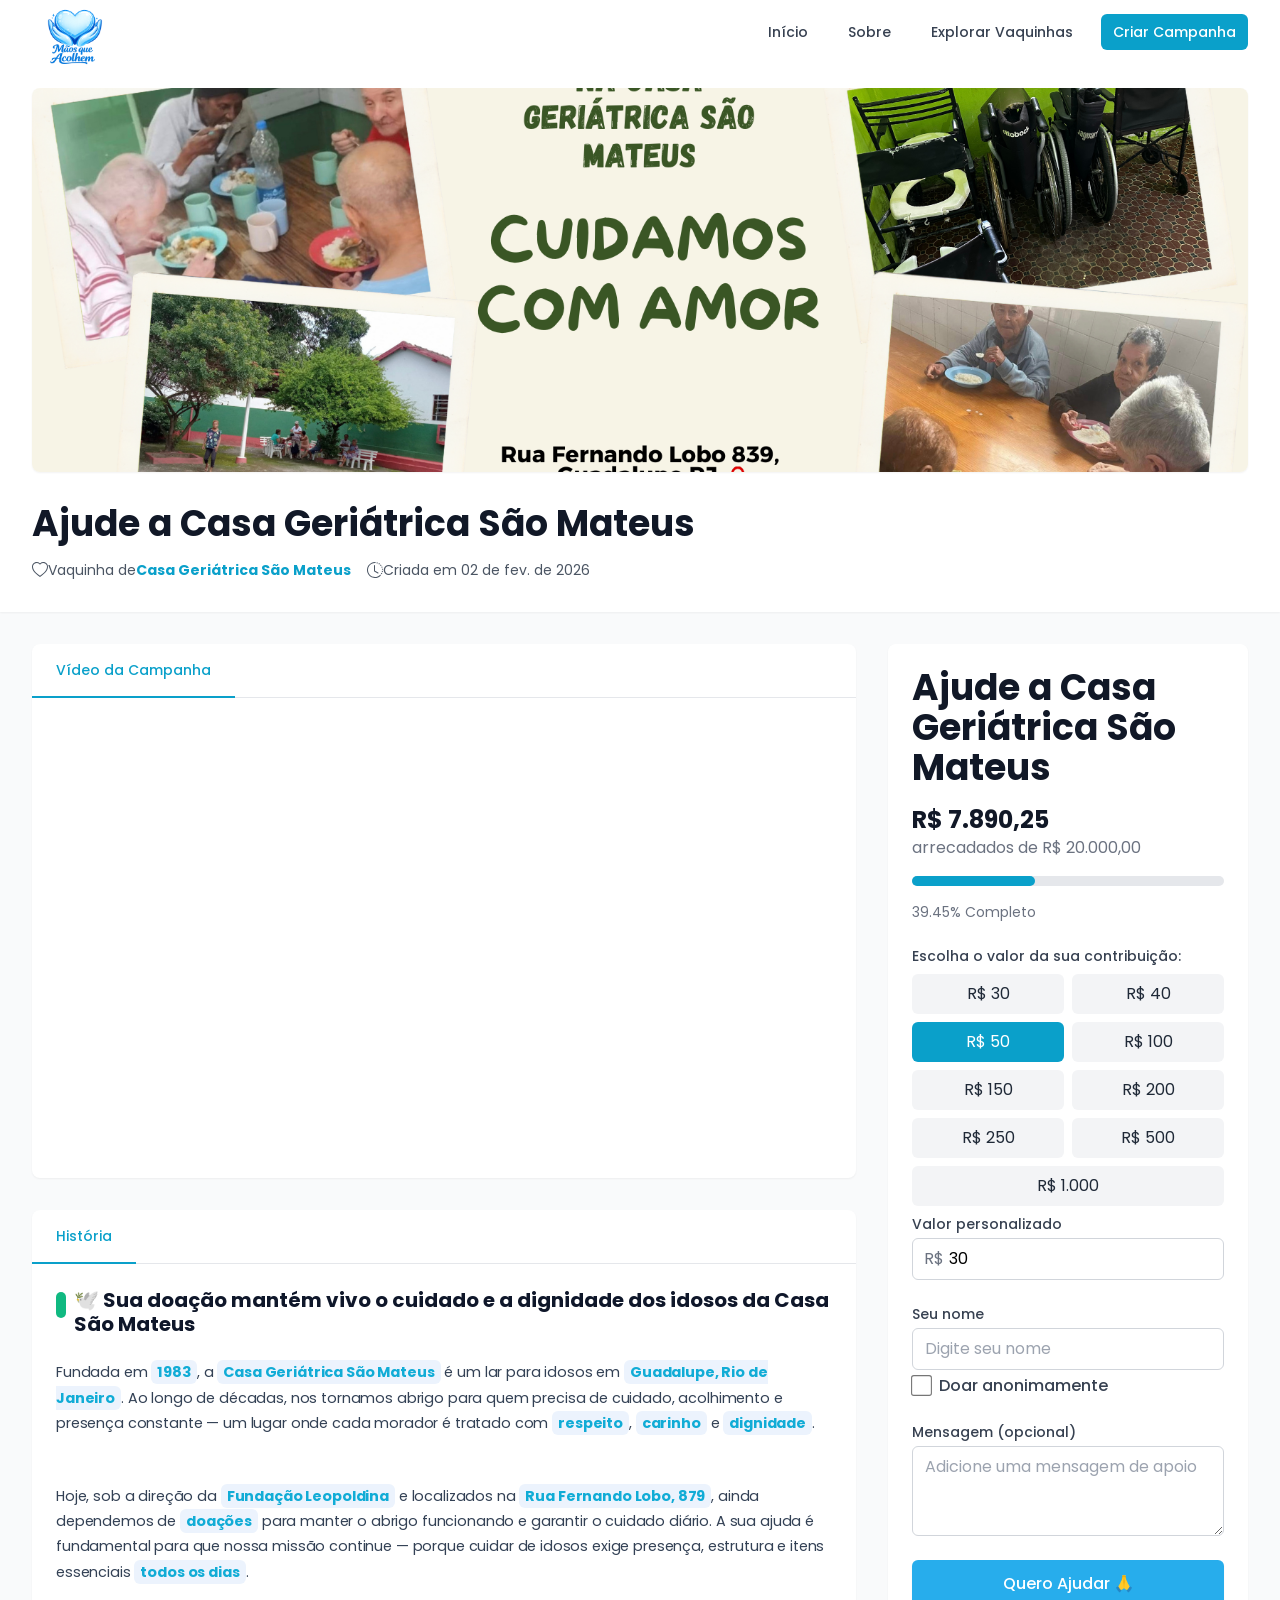
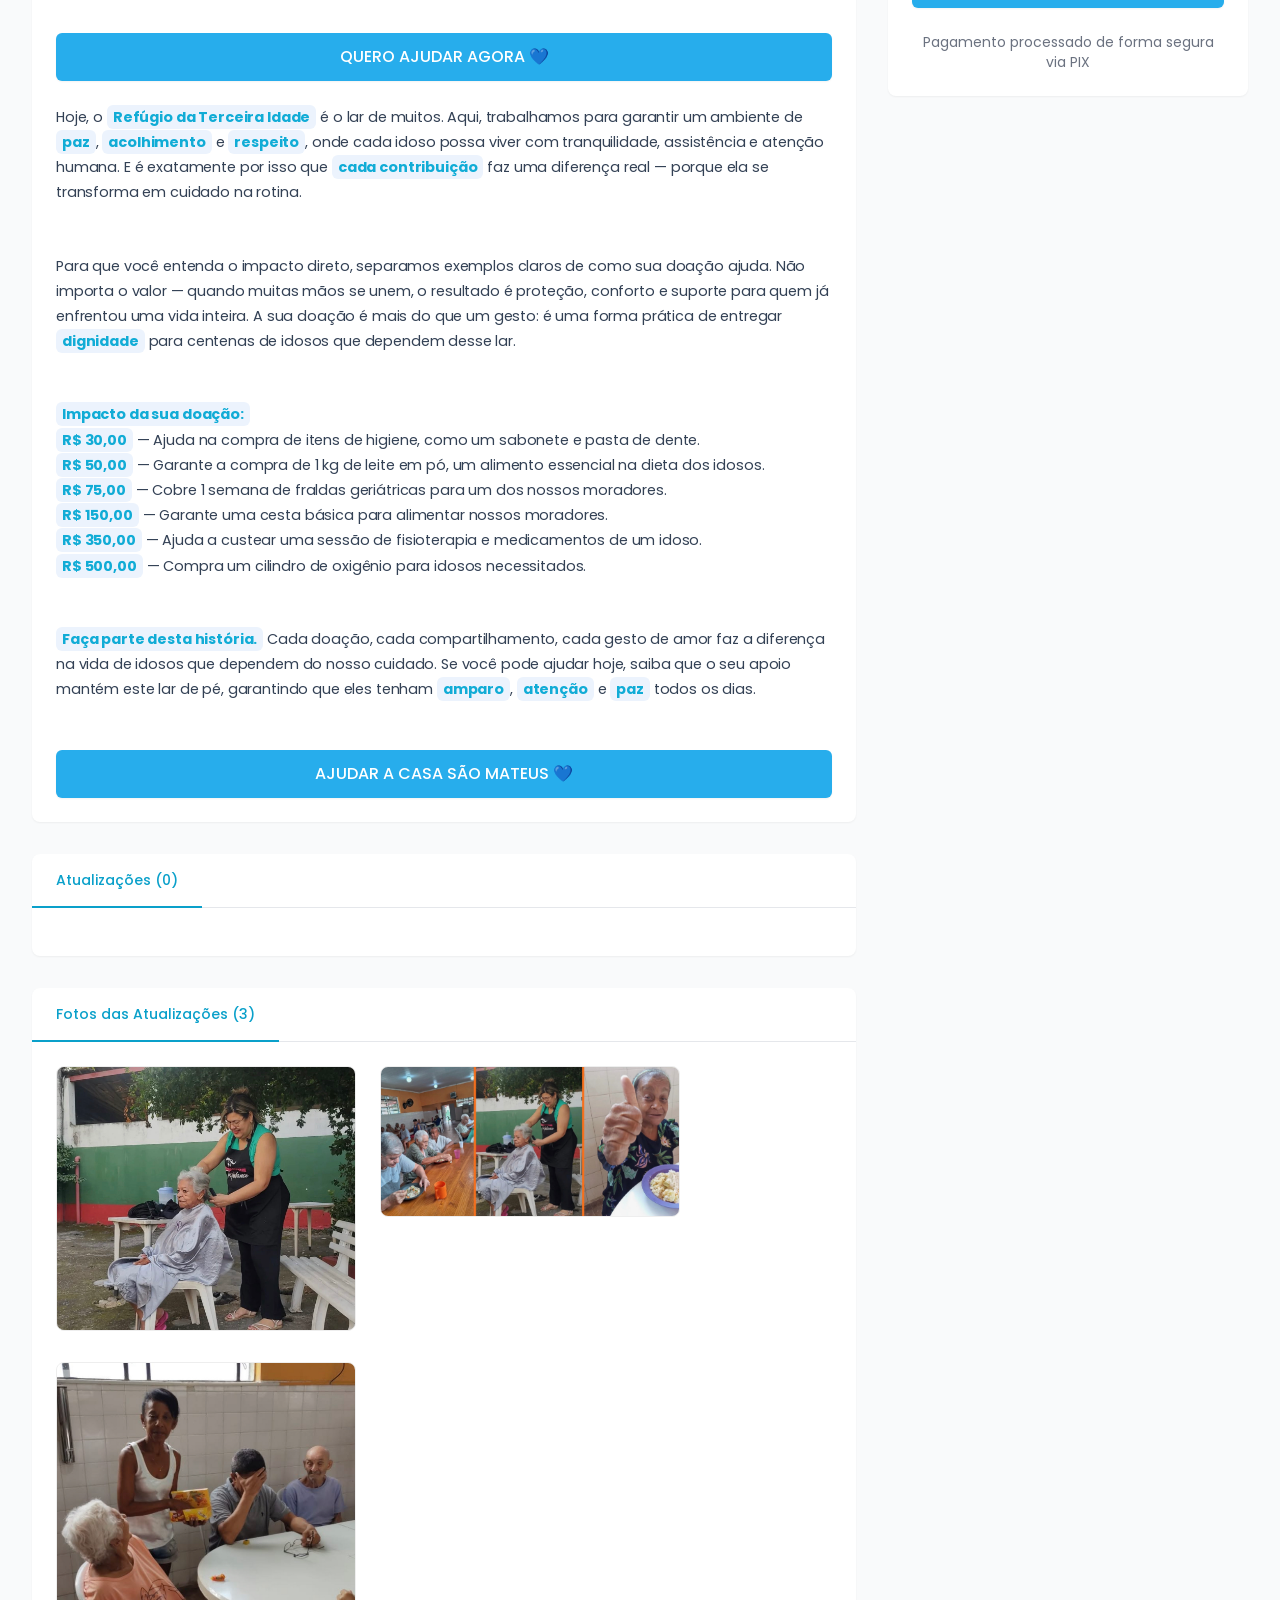
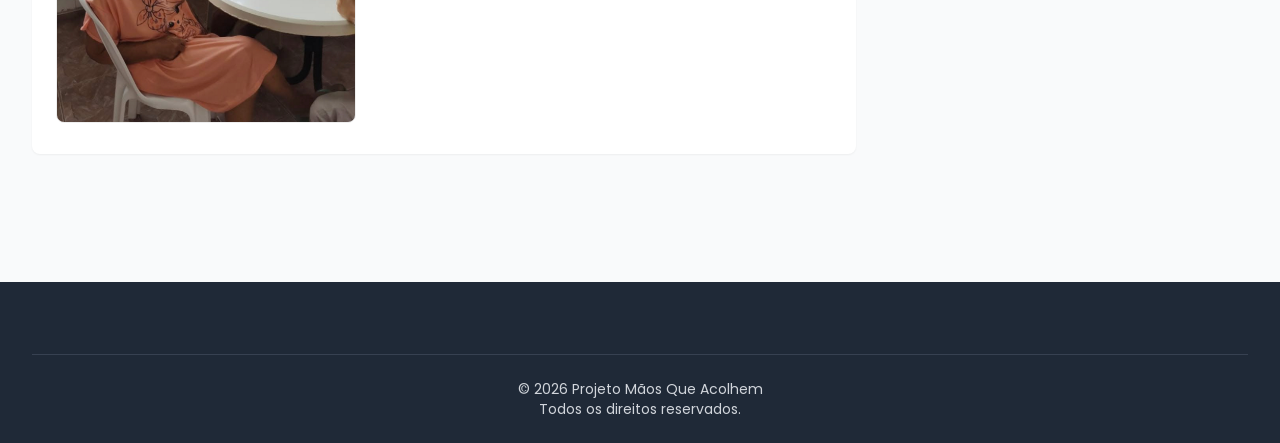
<file: campanha/id=212/index.html>
<!DOCTYPE html><html lang="pt-BR"><head>

<script async="" src="https://www.googletagmanager.com/gtag/js?id=G-L2Y326BLMX"></script>
<script>
  window.dataLayer = window.dataLayer || [];
  function gtag(){dataLayer.push(arguments);}
  gtag('js', new Date());

  gtag('config', 'G-L2Y326BLMX');
</script>

<script>
!function (w, d, t) {
  w.TiktokAnalyticsObject=t;var ttq=w[t]=w[t]||[];ttq.methods=["page","track","identify","instances","debug","on","off","once","ready","alias","group","enableCookie","disableCookie","holdConsent","revokeConsent","grantConsent"],ttq.setAndDefer=function(t,e){t[e]=function(){t.push([e].concat(Array.prototype.slice.call(arguments,0)))}};for(var i=0;i<ttq.methods.length;i++)ttq.setAndDefer(ttq,ttq.methods[i]);ttq.instance=function(t){for(
var e=ttq._i[t]||[],n=0;n<ttq.methods.length;n++)ttq.setAndDefer(e,ttq.methods[n]);return e},ttq.load=function(e,n){var r="https://analytics.tiktok.com/i18n/pixel/events.js",o=n&&n.partner;ttq._i=ttq._i||{},ttq._i[e]=[],ttq._i[e]._u=r,ttq._t=ttq._t||{},ttq._t[e]=+new Date,ttq._o=ttq._o||{},ttq._o[e]=n||{};n=document.createElement("script")
;n.type="text/javascript",n.async=!0,n.src=r+"?sdkid="+e+"&lib="+t;e=document.getElementsByTagName("script")[0];e.parentNode.insertBefore(n,e)};

  ttq.load('D6ROQ3BC77UA8MCFBSDG');
  ttq.page();
}(window, document, 'ttq');
</script>
<script>
  document.addEventListener('DOMContentLoaded', function () {
    var idVaquinha   = 212;
    var nomeCampanha = "Ajude a Casa Geriátrica São Mateus";
	  

    // 1. EVENTO TIKTOK 1: ViewContent (Usuário acessou a página da vaquinha)
    if (typeof ttq !== 'undefined') {
      ttq.track('ViewContent', {
        content_name: nomeCampanha,
        content_id: idVaquinha,
        content_type: 'product',
        currency: 'BRL'
      });
    }
  });
</script>

  <link rel="preconnect" href="https://fonts.googleapis.com">
  <link rel="preconnect" href="https://fonts.gstatic.com" crossorigin="">
  <link href="https://fonts.googleapis.com/css2?family=Poppins:wght@300;400;500;600;700;800&display=swap" rel="stylesheet">

  <meta http-equiv="Content-Type" content="text/html; charset=UTF-8">
  <link rel="icon" type="image/svg+xml" href="https://curious-creponne-68273e.netlify.app/vite.svg">
  <meta name="viewport" content="width=device-width, initial-scale=1.0">
  <title>Instituto Mãos do Bem - Sua Vaquinha Online</title>
  <meta name="description" content="Instituto Mãos do Bem - Sua vaquinha online">
  <link rel="stylesheet" crossorigin="" href="/pagamento/css/index-DEieeOuM.css">

  <style>

    .video-embed-wrapper {
  width: 100%;
  max-width: 100%;
}

.video-embed-wrapper iframe,
.video-embed-wrapper video {
  width: 100% !important;
  max-width: 100% !important;
}

.destacar-no-texto{
  background-color: #ecf3fdff !important;
  color: #11acd6ff !important;
  padding: 2px 6px !important;
  border-radius: 6px !important;

}

        .quem-somos{
      padding: 10px;
      border-radius: 10px;
    }

    /* ===== CARD PIX (igual referência) ===== */
.pix-card {
  background: #ffffff;
  border-radius: 10px;
}

/* topo: logo + textos */
.pix-card-header {
  display: flex;
  align-items: center;
  gap: 12px;
  padding: 14px 20px 12px;
  border-bottom: 1px solid rgba(226, 232, 240, 0.9);
}

.pix-logo-box {
  width: 64px;
  height: 32px;
  border-radius: 999px;
  background: #f9fafb;
  border: 1px solid #e5e7eb;
  display: flex;
  align-items: center;
  justify-content: center;
}

.pix-logo-text {
  font-size: 13px;
  font-weight: 700;
  letter-spacing: 0.08em;
  text-transform: uppercase;
  color: #14b8a6;
}

/* label CHAVE PIX */
.pix-label {
  font-size: 11px;
  font-weight: 600;
  letter-spacing: 0.12em;
  text-transform: uppercase;
  color: #6b7280;
}

/* grupo chave + botão copiar (pílula) */
.pix-key-group {
  margin-top: 10px;
  display: flex;
  width: 100%;
  border-radius: 999px;
  overflow: hidden;
  border: 1px solid #e5e7eb;
  background: #f9fafb;
}

.pix-key-value {
  flex: 1;
  padding: 9px 14px;
  font-size: 15px;
  color: #0f766e;
  font-weight: 500;
  background: #ffffff;
  border-right: 1px solid #e5e7eb;
  white-space: nowrap;
  overflow: hidden;
  text-overflow: ellipsis;
  text-align: center;

}

.pix-copy-btn {
  padding: 0 20px;
  font-size: 13px;
  font-weight: 600;
  display: inline-flex;
  align-items: center;
  gap: 6px;
  color: #ffffff;
  border: none;
  cursor: pointer;
  white-space: nowrap;
  background: #27adec;
  width: 100%;
  margin-top: 10px;
  text-align: center;
  height: 50px;
  justify-content: center;
}

/* steps */
.pix-steps {
  margin-top: 16px;
  border-radius: 18px;
  background: #ecf1fd;
  border: 1px solid #bbc1f7;
  padding: 12px 14px;
}

.pix-step {
  display: flex;
  align-items: flex-start;
  gap: 10px;
  font-size: 13px;
  color: #065f46;
}

.pix-step + .pix-step {
  margin-top: 6px;
}

.pix-step-number {
  width: 22px;
  height: 22px;
  border-radius: 999px;
  background: #bbf3f7;
  color: #165565;
  display: flex;
  align-items: center;
  justify-content: center;
  font-size: 12px;
  font-weight: 600;
}

/* separador tracejado e favorecido */
.pix-divider {
  margin-top: 14px;
  border-top: 1px dashed #e5e7eb;
  padding-top: 10px;
}

.pix-favorecido {
  font-size: 12px;
  color: #6b7280;
}

.pix-favorecido span {
  font-weight: 600;
  color: #0f766e;
  float: right;
}

    .paragrafo-historia{
      font-size: 0.9rem;
      line-height: 1.75;
      margin-bottom: 1.5rem;
      color: #334155 !important;
      letter-spacing: -0.01em !important;
    }

    /* Barra vertical grossa */
.titulo-barra {
    width: 12px;
    height: 26px;
    border-radius: 20px;
    background: #10b981; /* mesmo verde da sua identidade */
    display: inline-block;
    margin-top: 4px; /* alinha com o texto */
}

/* Estilo do título */
.titulo-texto {
    font-size: 20px;
    font-weight: 700;
    color: #0f172a; /* slate-900 */
    line-height: 1.2;
    margin: 0;
}

html {
  scroll-behavior: smooth;
}

    .checkbox-anon {
  transform: scale(1.1); /* Aumenta ~20% */
  height: 1.2rem; /* ajuste visual */
  width: 1.2rem; /* ajuste visual */
  accent-color: #0f766e; /* cor verde igual ao tema */
  cursor: pointer;
}

.label-anon {
  margin-left: 0.5rem;
  font-size: 1rem; /* aumenta um pouco a fonte */
  font-weight: 500;   /* opcional: deixa um pouco mais forte */
  color: #374151;     /* text-gray-700 */
  cursor: pointer;
}

    /* container fixo no canto superior direito */
  .toast-container {
    position: fixed;
    top: 16px;
    right: 16px;
    display: flex;
    flex-direction: column;
    gap: 10px;
    z-index: 9999;
    pointer-events: none; /* não bloqueia cliques no conteúdo atrás */
  }

  /* card do toast */
  .toast {
    min-width: 280px;
    max-width: 420px;
    padding: 12px 14px;
    border-radius: 10px;
    box-shadow: 0 8px 24px rgba(0,0,0,.15);
    background: #fff;
    color: #111827;
    font: 14px/1.4 system-ui, -apple-system, Segoe UI, Roboto, Arial, sans-serif;
    display: grid;
    grid-template-columns: 24px 1fr 24px;
    gap: 10px;
    align-items: start;
    pointer-events: auto; /* permite clicar no botão fechar */
    opacity: 0;
    transform: translateY(-6px);
    animation: toast-in .25s ease-out forwards, toast-out .35s ease-in forwards var(--toast-life, 4s);
  }

  .toast--error {
    border-left: 4px solid #ef4444;
  }

  .toast__icon {
    margin-top: 2px;
  }

  .toast__title {
    font-weight: 600;
    margin-bottom: 2px;
  }

  .toast__message {
    margin: 0;
  }

  .toast__close {
    background: transparent;
    border: 0;
    font-size: 18px;
    line-height: 1;
    cursor: pointer;
    color: #6b7280;
  }
  .toast__close:hover { color: #111827; }

  @keyframes toast-in {
    from { opacity: 0; transform: translateY(-6px); }
    to   { opacity: 1; transform: translateY(0); }
  }
  @keyframes toast-out {
    to   { opacity: 0; transform: translateY(-6px); }
  }

  html, body {
  font-family: "Poppins", -apple-system, BlinkMacSystemFont, "Segoe UI",
        Roboto, "Helvetica Neue", Arial, "Noto Sans", sans-serif !important;
  }
  .valor-doacao-input { padding-left: 2.25rem !important; } /* ~pl-13 */

    /* -------- utilidades próprias -------- */
    .btn-donation{
      width:100%;
      background-color:#27adec; /* teal-600 */
      color:#fff;
      padding:0.75rem 1rem;      /* py-3 px-4 */
      border-radius:0.375rem;    /* rounded-md */
      font-weight:500;           /* font-medium */
      box-shadow:0 1px 2px 0 rgb(0 0 0 / 0.05); /* shadow-sm */
      transition:color .15s, background-color .15s, border-color .15s, fill .15s, stroke .15s;
    }
    .btn-donation:hover{ background-color:#0f766e; } /* teal-700 */

    .span-duas-colunas{ grid-column: 1 / -1; } /* garante ocupar as 2 colunas */

    /* cores dinâmicas do seu tema */
    .border-teal-500{ border-color: #0aa0ca!important; }
    .bg-teal-500{ background-color: #0aa0ca!important; color:#fff!important; }
    .bg-teal-600{ background-color: #0aa0ca!important; color:#fff!important; }
    .text-teal-600{ color: #0aa0ca!important; }
    .text-teal-800{ color:#fff; }

    .atualizacao-item{ margin-top:20px; }

    /* overlay */
    #overlay-loading{
      position:fixed; inset:0; z-index:9999;
      display:none; align-items:center; justify-content:center; pointer-events:all;
    }
    .overlay-bg{ position:absolute; inset:0; background:rgba(255,255,255,0.5); backdrop-filter:blur(6px); z-index:1; }
    .overlay-content{ position:relative; z-index:2; display:flex; flex-direction:column; align-items:center; justify-content:center; }
    .spinner{ width:48px; height:48px; border:5px solid #f3f3f3; border-top:5px solid #e63539; border-radius:50%; animation:spin .9s linear infinite; margin-bottom:28px; }
    @keyframes spin{ 0%{transform:rotate(0)} 100%{transform:rotate(360deg)} }

    /* ====== LAYOUT: mobile empilhado; desktop lado a lado ====== */
    .layout-campanha{ display:block; }
    @media (min-width:1024px){
      .layout-campanha{
        display:flex;            /* <<< trocamos para flex no desktop */
        gap:2rem;
        align-items:flex-start;
      }
      .col-left{ flex:1; min-width:0; }
      .col-right{ width:360px; flex:0 0 360px; position:sticky; top:24px; }
    }
  @media (min-width: 1024px) {
  .only-mobile { display: none !important; }
}

.verified{
  background-color: #0f766e;
  padding: 5px;
  margin: 5px;
  color: white;
  font-weight: 500;
  border-radius: 20px;
  width: 30%;
  font-size: 9pt;
  max-width: 160px;
  text-align: center;
}
  </style>
<script src="js/sdk.js" async=""></script></head>
<body>

<div id="overlay-loading">
  <div class="overlay-bg"></div>
  <div class="overlay-content">
    <div class="spinner"></div>
    <div class="overlay-text">Gerando sua contribuição...</div>
  </div>
</div>

<div id="notif-copied" style="
  position: fixed; top: 32px; right: 32px; background: #27ae60; color: #fff;
  padding: 15px 28px; border-radius: 8px; font-size: 1rem; box-shadow: 0 4px 16px rgba(0,0,0,0.10);
  opacity: 0; pointer-events: none; z-index: 9999; transition: opacity .3s;"></div>

<div id="root">
  <div class="flex flex-col min-h-screen">
    <nav class="bg-white shadow-md">
      
<style>

  /* Esconder em mobile/tablet */
.so-desktop {
    display: none;
}

/* Exibir apenas em telas desktop (>= 1024px) */
@media (min-width: 1024px) {
    .so-desktop {
        display: block !important;
    }
}

.logo{
    max-width: 70px;
    margin-top: 10px;
    padding: 5px;
}
/* Sidebar Overlay */
#sidebar-mobile {
    position: fixed;
    inset: 0;
    z-index: 9999;
    background: rgba(0,0,0,0.5);
    display: none;
    align-items: stretch;
    transition: opacity 0.3s cubic-bezier(.4,0,.2,1);
    opacity: 0;
    pointer-events: none;
}
/* Overlay visível */
#sidebar-mobile.open {
    display: flex;
    opacity: 1;
    pointer-events: auto;
}
/* Sidebar Content (menu branco) */
#sidebar-mobile .sidebar-content {
    background: #fff;
    width: 100vw;
    max-width: 100vw;
    height: 100%;
    box-shadow: 0 10px 40px rgba(0,0,0,0.15);
    padding: 1.5rem;
    position: relative;
    transform: translateX(100%);
    transition: transform 0.3s cubic-bezier(.4,0,.2,1), opacity 0.25s cubic-bezier(.4,0,.2,1);
    display: flex;
    flex-direction: column;
    opacity: 0.96;
}
#sidebar-mobile.open .sidebar-content {
    transform: translateX(0);
    opacity: 1;
}
/* Botão de fechar */
#close-sidebar {
    position: absolute;
    top: 1rem;
    right: 1rem;
    background: transparent;
    border: none;
    cursor: pointer;
    padding: 0.3rem;
}
@media (min-width: 768px) {
    #sidebar-mobile { display: none !important; }
}
/* Dropdown - Menu de usuário */
.group:hover .group-hover\:block {
    display: block;
}
.group-hover\:block {
    display: none;
}
</style>

<style>
.faixa-sorteio{
    width: 100%;
    background: #16a34a; /* verde bonito estilo Tailwind: green-600 */
    color: #ffffff;
    text-align: center;
    padding: 10px 12px;
    font-size: 14px;
    font-weight: 600;
    letter-spacing: 0.3px;
}
@media (min-width: 768px){
    .faixa-sorteio{
        font-size: 15px;
        padding: 12px;
    }
}
</style>

<nav class="bg-white">
    <div class="max-w-7xl mx-auto px-4 sm:px-6 lg:px-8">
        <div class="flex justify-between h-16">
            <div class="flex items-center">
                <a class="flex items-center" href="https://institutomaosqueacolhem.online">
                    <span class="ml-2 text-xl font-semibold text-gray-900">
                        <img class="logo" src="/campanha/id=212/images/logo-maos3.png">
                    </span>
                </a>
            </div>
            <div class="hidden md:flex items-center space-x-4">
                <a class="px-3 py-2 rounded-md text-sm font-medium text-gray-700 hover:text-teal-500 hover:bg-gray-50" href="#">Início</a>
                <a class="px-3 py-2 rounded-md text-sm font-medium text-gray-700 hover:text-teal-500 hover:bg-gray-50" href="#">Sobre</a>
                <a class="px-3 py-2 rounded-md text-sm font-medium text-gray-700 hover:text-teal-500 hover:bg-gray-50" href="#">Explorar Vaquinhas</a>
                <a class="px-3 py-2 rounded-md text-sm font-medium bg-teal-500 text-white hover:bg-teal-600" href="#">Criar Campanha</a>
            </div>
            <div class="flex md:hidden items-center">
                <button class="inline-flex items-center justify-center p-2 rounded-md text-gray-700 hover:text-teal-500 hover:bg-gray-50 focus:outline-none botao-sidebar">
                    <svg xmlns="http://www.w3.org/2000/svg" width="24" height="24" fill="none" stroke="currentColor" stroke-width="2" stroke-linecap="round" stroke-linejoin="round" class="lucide lucide-menu h-6 w-6">
                        <line x1="4" x2="20" y1="12" y2="12"></line>
                        <line x1="4" x2="20" y1="6" y2="6"></line>
                        <line x1="4" x2="20" y1="18" y2="18"></line>
                    </svg>
                </button>
            </div>
        </div>
    </div>
</nav>

<div id="sidebar-mobile">
    <div class="sidebar-content">
        <button id="close-sidebar" aria-label="Fechar menu">
            <svg xmlns="http://www.w3.org/2000/svg" class="h-7 w-7" fill="none" viewBox="0 0 24 24" stroke="currentColor">
                <path stroke-linecap="round" stroke-linejoin="round" stroke-width="2" d="M6 18L18 6M6 6l12 12"></path>
            </svg>
        </button>
        <nav class="mt-8 flex flex-col space-y-4">
            <a class="px-3 py-2 rounded-md text-base font-medium text-gray-700 hover:text-teal-500 hover:bg-gray-50" href="#">Início</a>
            <a class="px-3 py-2 rounded-md text-base font-medium text-gray-700 hover:text-teal-500 hover:bg-gray-50" href="#">Sobre</a>
                        <a class="px-3 py-2 rounded-md text-base font-medium text-gray-700 hover:text-teal-500 hover:bg-gray-50" href="#">Explorar Vaquinhas</a>
            <a style="display: none;" class="px-3 py-2 rounded-md text-base font-medium bg-teal-500 text-white hover:bg-teal-600" href="#">Criar Campanha</a>
        </nav>
    </div>
</div>

<script>
document.addEventListener('DOMContentLoaded', function() {
    const sidebar = document.getElementById('sidebar-mobile');
    const openBtn = document.querySelector('.botao-sidebar');
    const closeBtn = document.getElementById('close-sidebar');
    const sidebarContent = sidebar.querySelector('.sidebar-content');

    // Abre o menu lateral
    openBtn.addEventListener('click', function() {
        sidebar.style.display = 'flex';
        setTimeout(() => {
            sidebar.classList.add('open');
        }, 10); // Pequeno delay para ativar a transição
    });

    // Fecha o menu lateral
    function closeSidebar() {
        sidebar.classList.remove('open');
        sidebarContent.addEventListener('transitionend', function handler(e){
            if(e.propertyName === 'transform' && !sidebar.classList.contains('open')) {
                sidebar.style.display = 'none';
                sidebarContent.removeEventListener('transitionend', handler);
            }
        });
    }

    closeBtn.addEventListener('click', closeSidebar);

    // Fecha ao clicar fora do menu (no overlay)
    sidebar.addEventListener('click', function(e) {
        if (e.target === sidebar) closeSidebar();
    });
});
</script>

<script>
document.addEventListener('DOMContentLoaded', function() {
    // Dropdown menu delay
    const userMenu = document.getElementById('dropdown-user');
    const dropdown = document.getElementById('dropdown-menu');
    let closeTimeout;

    if(userMenu && dropdown) {
        // Abre o menu ao passar o mouse ou focar
        userMenu.addEventListener('mouseenter', () => {
            clearTimeout(closeTimeout);
            dropdown.style.display = 'block';
        });
        userMenu.addEventListener('mouseleave', () => {
            closeTimeout = setTimeout(() => {
                dropdown.style.display = 'none';
            }, 300); // 300ms de delay para fechar
        });

        // Também abre com clique/tap (para mobile/acessibilidade)
        document.getElementById('btn-user-menu').addEventListener('click', function(e) {
            e.preventDefault();
            if (dropdown.style.display === 'block') {
                dropdown.style.display = 'none';
            } else {
                dropdown.style.display = 'block';
            }
        });

        // Fecha o dropdown se clicar fora dele
        document.addEventListener('click', function(e) {
            if (!userMenu.contains(e.target)) {
                dropdown.style.display = 'none';
            }
        });
    }
});
</script>


    <main class="flex-grow">
      <div class="bg-gray-50 min-h-screen pb-16">

        <div class="bg-white shadow-sm">
          <div class="max-w-7xl mx-auto px-4 sm:px-6 lg:px-8 py-6">
              
            <div class="bg-white rounded-lg shadow-sm overflow-hidden mb-8" style="display:grid;justify-items:center;">
              <img src="/campanha/id=212/images/vaquinha_212_1772380538.png" alt="Imagem da campanha" class="w-full md:h-96 object-cover" style="max-width:100%;">
            </div>

            <h1 class="text-3xl md:text-4xl font-bold text-gray-900 mb-4">Ajude a Casa Geriátrica São Mateus</h1>
            <div class="flex flex-wrap items-center gap-4 text-sm text-gray-600 mb-2">
              <span class="inline-flex items-center">
                <svg xmlns="http://www.w3.org/2000/svg" width="16" height="16" fill="currentColor" class="bi bi-heart" viewBox="0 0 16 16"><path d="m8 2.748-.717-.737C5.6.281 2.514.878 1.4 3.053c-.523 1.023-.641 2.5.314 4.385.92 1.815 2.834 3.989 6.286 6.357 3.452-2.368 5.365-4.542 6.286-6.357.955-1.886.838-3.362.314-4.385C13.486.878 10.4.28 8.717 2.01zM8 15C-7.333 4.868 3.279-3.04 7.824 1.143q.09.083.176.171a3 3 0 0 1 .176-.17C12.72-3.042 23.333 4.867 8 15"></path></svg>
                 Vaquinha de <span style="color: #0aa0ca; font-weight: bold;"> Casa Geriátrica São Mateus</span>
              </span>

              <span class="inline-flex items-center">
                <svg xmlns="http://www.w3.org/2000/svg" width="16" height="16" fill="currentColor" class="bi bi-clock-history" viewBox="0 0 16 16">
                  <path d="M8.515 1.019A7 7 0 0 0 8 1V0a8 8 0 0 1 .589.022zm2.004.45a7 7 0 0 0-.985-.299l.219-.976q.576.129 1.126.342zm1.37.71a7 7 0 0 0-.439-.27l.493-.87a8 8 0 0 1 .979.654l-.615.789a7 7 0 0 0-.418-.302zm1.834 1.79a7 7 0 0 0-.653-.796l.724-.69q.406.429.747.91zm.744 1.352a7 7 0 0 0-.214-.468l.893-.45a8 8 0 0 1 .45 1.088l-.95.313a7 7 0 0 0-.179-.483m.53 2.507a7 7 0 0 0-.1-1.025l.985-.17q.1.58.116 1.17zm-.131 1.538q.05-.254.081-.51l.993.123a8 8 0 0 1-.23 1.155l-.964-.267q.069-.247.12-.501m-.952 2.379q.276-.436.486-.908l.914.405q-.24.54-.555 1.038zm-.964 1.205q.183-.183.35-.378l.758.653a8 8 0 0 1-.401.432z"></path>
                  <path d="M8 1a7 7 0 1 0 4.95 11.95l.707.707A8.001 8.001 0 1 1 8 0z"></path>
                  <path d="M7.5 3a.5.5 0 0 1 .5.5v5.21l3.248 1.856a.5.5 0 0 1-.496.868l-3.5-2A.5.5 0 0 1 7 9V3.5a.5.5 0 0 1 .5-.5"></path>
                </svg>  
                Criada em 02 de fev. de 2026              </span>

              <span class="basis-full mt-2 lg:hidden only-mobile" style="width: 100%;">
                <button id="redirect-quero-doar-mobile" class="btn-donation max-w-xs redirect-quero-doar">Quero Ajudar 🙏</button>
              </span>
 
            </div>
          </div>
        </div>

        <div class="max-w-7xl mx-auto px-4 sm:px-6 lg:px-8 py-8 layout-campanha">

          <div class="col-left">

               <div class="bg-white rounded-lg shadow-sm mb-8 overflow-hidden">
      <div class="border-b border-gray-200">
        <nav class="flex -mb-px" aria-label="Tabs">
          <button class="py-4 px-6 text-center border-b-2 font-medium text-sm border-teal-500 text-teal-600">
            Vídeo da Campanha
          </button>
        </nav>
      </div>

      <div class="p-4 md:p-6">
        <div class="video-embed-wrapper">
          <script type="text/javascript"> var s=document.createElement("script"); s.src="https://scripts.converteai.net/lib/js/smartplayer-wc/v4/sdk.js", s.async=!0,document.head.appendChild(s); </script> <div id="ifr_69a466d34c54c72e8c7771f2_wrapper" style="margin: 0 auto; width: 100%; "> <div style="position: relative; padding: 56.60377358490566% 0 0 0;" id="ifr_69a466d34c54c72e8c7771f2_aspect"> <iframe frameborder="0" allowfullscreen="" src="embed.html" id="ifr_69a466d34c54c72e8c7771f2" style="position: absolute; top: 0; left: 0; width: 100%; height: 100%;" referrerpolicy="origin" onload=" this.onload=null, this.src='https://scripts.converteai.net/4c179ea1-b743-423f-b25e-069e90a0b64d/players/69a466d34c54c72e8c7771f2/v4/embed.html' +(location.search||'?') +'&vl=' +encodeURIComponent(location.href)"></iframe> </div> </div>        </div>
      </div>
    </div>
  
            <div class="bg-white rounded-lg shadow-sm mb-8">
              <div class="border-b border-gray-200">
                <nav class="flex -mb-px" aria-label="Tabs">
                  <button class="py-4 px-6 text-center border-b-2 font-medium text-sm border-teal-500 text-teal-600">História</button>
                </nav>
              </div>
              <div class="p-6">
                <div class="prose max-w-none">
                  <p class="whitespace-pre-line"></p><div class="titulo-bloco flex items-start gap-2">
    <span class="titulo-barra"></span>

    <h2 class="titulo-texto">
        🕊️ Sua doação mantém vivo o cuidado e a dignidade dos idosos da Casa São Mateus
    </h2>
</div>

<br>

<p class="paragrafo-historia">
Fundada em
<b class="destacar-no-texto">1983</b>,
a
<b class="destacar-no-texto">Casa Geriátrica São Mateus</b>
é um lar para idosos em
<b class="destacar-no-texto">Guadalupe, Rio de Janeiro</b>.
Ao longo de décadas,
nos tornamos abrigo para quem precisa de cuidado,
acolhimento e presença constante —
um lugar onde cada morador é tratado com
<b class="destacar-no-texto">respeito</b>,
<b class="destacar-no-texto">carinho</b>
e
<b class="destacar-no-texto">dignidade</b>.
</p>

<br>

<p class="paragrafo-historia">
Hoje,
sob a direção da
<b class="destacar-no-texto">Fundação Leopoldina</b>
e localizados na
<b class="destacar-no-texto">Rua Fernando Lobo, 879</b>,
ainda dependemos de
<b class="destacar-no-texto">doações</b>
para manter o abrigo funcionando e garantir o cuidado diário.
A sua ajuda é fundamental para que nossa missão continue —
porque cuidar de idosos exige presença,
estrutura e itens essenciais
<b class="destacar-no-texto">todos os dias</b>.
</p>

<br>

<button class="btn-donation max-w-xs redirect-quero-doar">
QUERO AJUDAR AGORA 💙
</button>

<br><br>

<p class="paragrafo-historia">
Hoje,
o
<b class="destacar-no-texto">Refúgio da Terceira Idade</b>
é o lar de muitos.
Aqui,
trabalhamos para garantir um ambiente de
<b class="destacar-no-texto">paz</b>,
<b class="destacar-no-texto">acolhimento</b>
e
<b class="destacar-no-texto">respeito</b>,
onde cada idoso possa viver com tranquilidade,
assistência e atenção humana.
E é exatamente por isso que
<b class="destacar-no-texto">cada contribuição</b>
faz uma diferença real —
porque ela se transforma em cuidado na rotina.
</p>

<br>

<p class="paragrafo-historia">
Para que você entenda o impacto direto,
separamos exemplos claros de como sua doação ajuda.
Não importa o valor —
quando muitas mãos se unem,
o resultado é proteção,
conforto e suporte para quem já enfrentou uma vida inteira.
A sua doação é mais do que um gesto:
é uma forma prática de entregar
<b class="destacar-no-texto">dignidade</b>
para centenas de idosos que dependem desse lar.
</p>

<br>

<p class="paragrafo-historia">
<b class="destacar-no-texto">Impacto da sua doação:</b>
<br>
<b class="destacar-no-texto">R$ 30,00</b>
— Ajuda na compra de itens de higiene,
como um sabonete e pasta de dente.
<br>
<b class="destacar-no-texto">R$ 50,00</b>
— Garante a compra de 1 kg de leite em pó,
um alimento essencial na dieta dos idosos.
<br>
<b class="destacar-no-texto">R$ 75,00</b>
— Cobre 1 semana de fraldas geriátricas
para um dos nossos moradores.
<br>
<b class="destacar-no-texto">R$ 150,00</b>
— Garante uma cesta básica
para alimentar nossos moradores.
<br>
<b class="destacar-no-texto">R$ 350,00</b>
— Ajuda a custear uma sessão de fisioterapia
e medicamentos de um idoso.
<br>
<b class="destacar-no-texto">R$ 500,00</b>
— Compra um cilindro de oxigênio
para idosos necessitados.
</p>

<br>

<p class="paragrafo-historia">
<b class="destacar-no-texto">Faça parte desta história.</b>
Cada doação,
cada compartilhamento,
cada gesto de amor
faz a diferença na vida de idosos que dependem do nosso cuidado.
Se você pode ajudar hoje,
saiba que o seu apoio mantém este lar de pé,
garantindo que eles tenham
<b class="destacar-no-texto">amparo</b>,
<b class="destacar-no-texto">atenção</b>
e
<b class="destacar-no-texto">paz</b>
todos os dias.
</p>

<br>

<button class="btn-donation max-w-xs redirect-quero-doar">
AJUDAR A CASA SÃO MATEUS 💙
</button><p></p>
                </div>
              </div>
            </div>
 

            <div class="bg-white rounded-lg shadow-sm mb-8">
              <div class="border-b border-gray-200">
                <nav class="flex -mb-px" aria-label="Tabs">
                  <button class="py-4 px-6 text-center border-b-2 font-medium text-sm border-teal-500 text-teal-600">Atualizações (0)</button>
                </nav>
              </div>
              <div class="p-6">
                <div class="prose max-w-none">
                                      <p style="color:#888;"></p>
                                  </div>
              </div>
            </div>

            <div class="bg-white rounded-lg shadow-sm mb-8">
                <div class="border-b border-gray-200">
                  <nav class="flex -mb-px" aria-label="Tabs">
                    <button class="py-4 px-6 text-center border-b-2 font-medium text-sm border-teal-500 text-teal-600">Fotos das Atualizações (3)</button>
                  </nav>
                </div>
                <div class="p-6">
                  <div class="flex flex-wrap gap-6">
                                          <div style="max-width:300px;">
                        <img src="/campanha/id=212/images/foto_69a465a081684.png" alt="Foto atualização" style="max-width:100%; border-radius:8px; border:1px solid #eee; margin-bottom:7px;">
                      </div>
                                          <div style="max-width:300px;">
                        <img src="/campanha/id=212/images/foto_69a465a5c3868.png" alt="Foto atualização" style="max-width:100%; border-radius:8px; border:1px solid #eee; margin-bottom:7px;">
                      </div>
                                          <div style="max-width:300px;">
                        <img src="/campanha/id=212/images/foto_69a465ad57584.png" alt="Foto atualização" style="max-width:100%; border-radius:8px; border:1px solid #eee; margin-bottom:7px;">
                      </div>
                                      </div>
                </div>
              </div>
                      </div>
          <aside class="col-right">
            <div id="section-donation" class="bg-white rounded-lg shadow-sm p-6 box-doacao-sticky">
              <h1 class="text-3xl md:text-4xl font-bold text-gray-900 mb-4">Ajude a Casa Geriátrica São Mateus</h1>

              <div class="mb-4">
                                <h2 class="text-2xl font-bold text-gray-900">R$ 7.890,25</h2>
                <p class="text-gray-500">arrecadados de R$ 20.000,00</p>
              </div>
              <div class="w-full bg-gray-200 rounded-full h-2.5 mb-4">
                <div class="bg-teal-500 h-2.5 rounded-full" style="width: 39.45%;"></div>
              </div>
              <div class="flex justify-between text-sm text-gray-500 mb-6">
                <span>39.45% Completo</span>
              </div>

                              <form id="form-doacao" class="space-y-6">
  <input type="hidden" name="id_vaquinha" value="212">
  <input type="hidden" name="nome_vaquinha" id="nome_vaquinha" value="Ajude a Casa Geriátrica São Mateus">

  <input type="hidden" name="utm_source" value="organic">
  <input type="hidden" name="utm_campaign" value="organic">
  <input type="hidden" name="utm_medium" value="organic">
  <input type="hidden" name="utm_content" value="organic">
  <input type="hidden" name="utm_term" value="organic">
  <input type="hidden" name="fbclid" value="organic">
  <input type="hidden" name="fbc" value="organic">
  <input type="hidden" name="fbp" value="organic">

  <div>
    <label class="block text-sm font-medium text-gray-700 mb-2">Escolha o valor da sua contribuição:</label>
    <div class="grid grid-cols-2 gap-2 mb-2">
      <button type="button" class="valor-btn py-2 px-4 text-center rounded-md transition-colors bg-teal-500 text-white" data-valor="30">R$ 30</button>
      <button type="button" class="valor-btn py-2 px-4 text-center rounded-md transition-colors bg-gray-100 text-gray-800 hover:bg-gray-200" data-valor="40">R$ 40</button>
      <button type="button" class="valor-btn py-2 px-4 text-center rounded-md transition-colors bg-gray-100 text-gray-800 hover:bg-gray-200" data-valor="50">R$ 50</button>
      <button type="button" class="valor-btn py-2 px-4 text-center rounded-md transition-colors bg-gray-100 text-gray-800 hover:bg-gray-200" data-valor="100">R$ 100</button>
      <button type="button" class="valor-btn py-2 px-4 text-center rounded-md transition-colors bg-gray-100 text-gray-800 hover:bg-gray-200" data-valor="150">R$ 150</button>
      <button type="button" class="valor-btn py-2 px-4 text-center rounded-md transition-colors bg-gray-100 text-gray-800 hover:bg-gray-200" data-valor="200">R$ 200</button>
      <button type="button" class="valor-btn py-2 px-4 text-center rounded-md transition-colors bg-gray-100 text-gray-800 hover:bg-gray-200" data-valor="250">R$ 250</button>
      <button type="button" class="valor-btn py-2 px-4 text-center rounded-md transition-colors bg-gray-100 text-gray-800 hover:bg-gray-200" data-valor="500">R$ 500</button>
      <button type="button" class="valor-btn py-2 px-4 text-center rounded-md transition-colors bg-gray-100 text-gray-800 hover:bg-gray-200 span-duas-colunas" data-valor="1000">R$ 1.000</button>
    </div>

    <div class="mt-2">
      <label class="block text-sm font-medium text-gray-700 mb-1">Valor personalizado</label>
      <div class="relative">
        <div class="absolute inset-y-0 left-0 pl-3 flex items-center pointer-events-none">
          <span class="text-gray-500">R$</span> 
        </div>
        <input required="" id="valor-doacao" name="valor-doacao" type="text" class="block w-full valor-doacao-input pr-12 py-2 border border-gray-300 rounded-md focus:ring-teal-500 focus:border-teal-500" value="30">
      </div>
    </div>

    
  </div>
 
  <div>
    <label class="block text-sm font-medium text-gray-700 mb-1">Seu nome</label>
    <input required="" id="nome-doador" name="nome_doador" type="text" class="block w-full py-2 px-3 border border-gray-300 rounded-md focus:ring-teal-500 focus:border-teal-500" placeholder="Digite seu nome" value="">
    <div class="mt-1 flex items-center">
      <input type="checkbox" id="anonymous" class="checkbox-anon">
      <label for="anonymous" class="label-anon">Doar anonimamente</label>
    </div>

  </div>
 
  <div>
    <label class="block text-sm font-medium text-gray-700 mb-1">Mensagem (opcional)</label>
    <textarea id="mensagem" name="mensagem" class="block w-full py-2 px-3 border border-gray-300 rounded-md focus:ring-teal-500 focus:border-teal-500" rows="3" placeholder="Adicione uma mensagem de apoio"></textarea>
  </div>

  <button id="btn-quero-doar" type="submit" class="btn-donation">Quero Ajudar 🙏</button>
  <p class="text-sm text-gray-500 text-center">Pagamento processado de forma segura via PIX</p>
</form>

<script data-cfasync="false" src="js/email-decode.min.js"></script><script>
  // Preenche os hidden inputs de UTM/fb* a partir da URL.
  (function () {
    const params = new URLSearchParams(window.location.search);
    const form   = document.getElementById('form-doacao');

    const keys = [
      'utm_source','utm_campaign','utm_medium','utm_content','utm_term',
      'fbclid','fbc','fbp'
    ];

    keys.forEach(k => {
      const v = (params.get(k) || 'organic').trim();
      const input = form.querySelector(`input[name="${k}"]`);
      if (input) input.value = v;
    });
  })();

  // (opcional) marcar anônimo -> zera nome
  document.getElementById('anonymous')?.addEventListener('change', e => {
    const nome = document.getElementById('nome-doador');
    if (e.target.checked) {
      nome.dataset.prev = nome.value;
      nome.value = 'Anônimo';
      nome.readOnly = true;
    } else {
      nome.value = nome.dataset.prev || '';
      nome.readOnly = false;
    }
  });

  // botões de valor rápido
  document.querySelectorAll('.valor-btn').forEach(btn => {
    btn.addEventListener('click', () => {
      document.getElementById('valor-doacao').value = btn.dataset.valor;
    });
  });
</script>

                          </div>
          </aside>
          </div>
        </div>
    </main>

    	<footer class="bg-gray-800 text-white pt-10 pb-6">
				<div class="max-w-7xl mx-auto px-4 sm:px-6 lg:px-8">
					<div class="mt-8 border-t border-gray-700 pt-6">
						<p class="text-sm text-gray-300 text-center">© 2026 Projeto Mãos Que Acolhem<br> Todos os direitos reservados.</p>
					</div>
				</div>
			</footer>  </nav></div>
</div>

<script>
// Botão compartilhar (só se existir)
const btnShare = document.querySelector('.btn-compartilhar');
if (btnShare) {
  btnShare.addEventListener('click', function() {
    const url = window.location.href;
    navigator.clipboard.writeText(url).then(function() {
      showNotification('Link copiado com sucesso!');
    }, function() {
      showNotification('Não foi possível copiar o link.', true);
    });
  });
}

function showNotification(msg, erro = false) {
  const notif = document.getElementById('notif-copied');
  notif.textContent = msg;
  notif.style.background = erro ? "#e74c3c" : "#27ae60";
  notif.style.opacity = "1"; notif.style.pointerEvents = "auto";
  setTimeout(() => { notif.style.opacity = "0"; notif.style.pointerEvents = "none"; }, 2000);
}
</script>

<script>
// Seleção de valores com disparo de evento do TikTok
document.querySelectorAll('.valor-btn').forEach(btn => {
  btn.addEventListener('click', function() {
    document.querySelectorAll('.valor-btn').forEach(b => {
      b.classList.remove('bg-teal-500','text-white');
      b.classList.add('bg-gray-100','text-gray-800');
    });
    this.classList.remove('bg-gray-100','text-gray-800');
    this.classList.add('bg-teal-500','text-white');

    const valor = this.dataset.valor || this.textContent.replace(/[^\d,.-]/g,'').replace(/\./g,'').replace(',', '.');
    document.getElementById('valor-doacao').value = valor;

    // EVENTO TIKTOK 3: ClickButton (Intenção de Valor)
    if (typeof ttq !== 'undefined') {
      ttq.track('ClickButton', { 
        content_name: 'Selecionou Valor: R$ ' + valor,
        value: parseFloat(valor),
        currency: 'BRL'
      });
    }
  });
});
</script>

<script>
// Anônimo
const nomeDoador = document.getElementById('nome-doador');
const anonCheckbox = document.getElementById('anonymous');
anonCheckbox.addEventListener('change', function() {
  if (this.checked) { nomeDoador.value = 'Anônimo'; nomeDoador.readOnly = true; }
  else { if (nomeDoador.value === 'Anônimo') { nomeDoador.value = ''; } nomeDoador.readOnly = false; }
});
</script>

<script>

  function ensureToastContainer() {
    let c = document.querySelector('.toast-container');
    if (!c) {
      c = document.createElement('div');
      c.className = 'toast-container';
      document.body.appendChild(c);
    }
    return c;
  }

  function showToast({ title, message, type = 'info', duration = 4000 }) {
    const container = ensureToastContainer();
    const toast = document.createElement('div');
    toast.className = `toast toast--${type}`;
    toast.style.setProperty('--toast-life', `${duration}ms`);
    toast.setAttribute('role', 'alert');
    toast.setAttribute('aria-live', type === 'error' ? 'assertive' : 'polite');

    const icons = { info: 'ℹ️', success: '✅', warning: '⚠️', error: '⛔' };

    toast.innerHTML = `
      <div class="toast__icon" aria-hidden="true">${icons[type] || 'ℹ️'}</div>
      <div class="toast__content">
        ${title ? `<div class="toast__title">${title}</div>` : ''}
        <p class="toast__message">${message}</p>
      </div>
      <button class="toast__close" aria-label="Fechar notificação">×</button>
    `;

    toast.addEventListener('animationend', (e) => {
      if (e.animationName === 'toast-out') { toast.remove(); }
    });

    toast.querySelector('.toast__close').addEventListener('click', () => {
      toast.style.animation = 'toast-out .25s ease-in forwards';
    });

    container.appendChild(toast);
    return toast;
  }

// Validação e Redirecionamento para a página de PIX
const form = document.getElementById('form-doacao');

form.addEventListener('submit', function(e){
  e.preventDefault(); 

  let valor = form.querySelector('[name="valor-doacao"]').value.trim();
  let nome = form.querySelector('[name="nome_doador"]').value.trim();
  
  let valorNum = parseFloat(valor.replace(/\./g,'').replace(',', '.'));

  if (!valor || isNaN(valorNum) || valorNum < 30 || !nome) {
    showToast({
      title: 'Erro de validação',
      message: 'Preencha todos os campos obrigatórios corretamente. O valor mínimo é R$ 30,00.',
      type: 'error',
      duration: 5000 
    });
    return false;
  }

  document.getElementById('overlay-loading').style.display = 'flex';

  const params = new URLSearchParams();
  params.append('value', valorNum);
  params.append('nome_doador', nome);
  params.append('id_vaquinha', form.querySelector('[name="id_vaquinha"]').value);
  params.append('nome_vaquinha', form.querySelector('[name="nome_vaquinha"]').value);
  
  const utms = ['utm_source','utm_campaign','utm_medium','utm_content','utm_term','fbclid','fbc','fbp'];
  utms.forEach(utm => {
    let val = form.querySelector(`[name="${utm}"]`)?.value;
    if(val && val !== 'organic') {
      params.append(utm, val);
    }
  });

  params.append('id_transacao', 'REF-' + new Date().getTime());

  // EVENTO TIKTOK 4: AddToCart (Usuário passou na validação e vai gerar o Pix)
  if (typeof ttq !== 'undefined') {
    ttq.track('AddToCart', {
      content_name: form.querySelector('[name="nome_vaquinha"]').value,
      content_id: form.querySelector('[name="id_vaquinha"]').value,
      content_type: 'product',
      value: valorNum,
      currency: 'BRL'
    });
  }

  // Redirecionamento 
  setTimeout(() => {
    window.location.href = `/pagamento?${params.toString()}`;
  }, 800); 
});
</script>

<script>
document.addEventListener('DOMContentLoaded', function () {
  const inputValor = document.getElementById('valor-doacao');
  const btnsValor  = document.querySelectorAll('.valor-btn');
  const btnDefault = document.querySelector('.valor-btn[data-valor="50"]');

  function parseBRL(v){
    return parseFloat(String(v).replace(/\./g,'').replace(',', '.')) || 0;
  }

  function setDisplayed(v){
    inputValor.value = String(v);
  }

  if (inputValor && !inputValor.value.trim()) {
    setDisplayed(50);
  }

  btnsValor.forEach(btn => {
    btn.addEventListener('click', () => {
      btnsValor.forEach(b => {
        b.classList.remove('bg-teal-500','text-white');
        b.classList.add('bg-gray-100','text-gray-800');
      });
      btn.classList.remove('bg-gray-100','text-gray-800');
      btn.classList.add('bg-teal-500','text-white');

      const valor = parseBRL(btn.dataset.valor);
      setDisplayed(valor);
    });
  });

  if (btnDefault) {
    btnsValor.forEach(b => {
      b.classList.remove('bg-teal-500','text-white');
      b.classList.add('bg-gray-100','text-gray-800');
    });
    btnDefault.classList.remove('bg-gray-100','text-gray-800');
    btnDefault.classList.add('bg-teal-500','text-white');
  }
});
</script>

<script>
document.addEventListener('DOMContentLoaded', function () {
  const triggers = document.querySelectorAll('.redirect-quero-doar');
  const target   = document.getElementById('section-donation');

  if (triggers.length > 0 && target) {
    triggers.forEach(trigger => {
      trigger.addEventListener('click', function (e) {
        e.preventDefault();

        // EVENTO TIKTOK 2: ClickButton (Scroll Intenção)
        if (typeof ttq !== 'undefined') {
          ttq.track('ClickButton', { 
            content_name: 'Botão Quero Ajudar (Scroll)',
            currency: 'BRL'
          });
        }

        const offset = 16; 
        const top = target.getBoundingClientRect().top + window.pageYOffset - offset;

        window.scrollTo({ top, behavior: 'smooth' });
      });
    });
  }
});
</script>

</body></html>
</file>
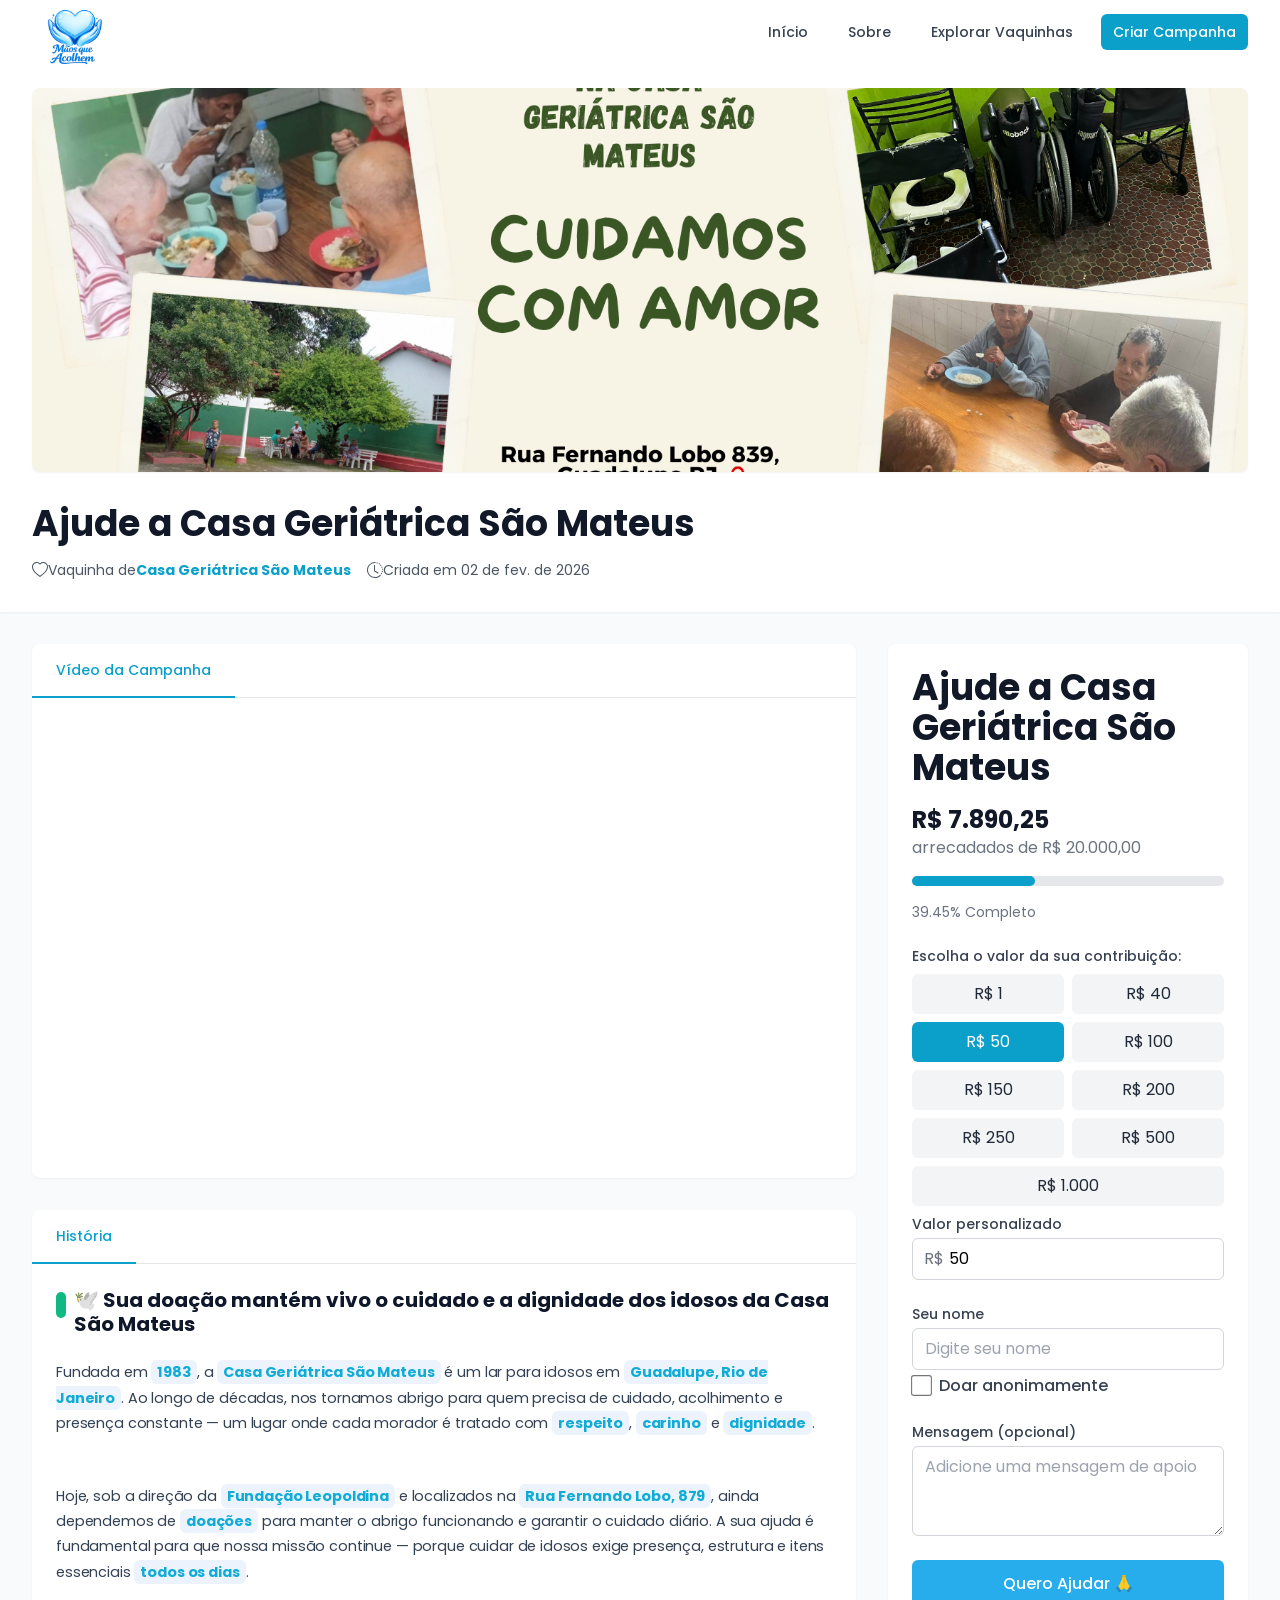
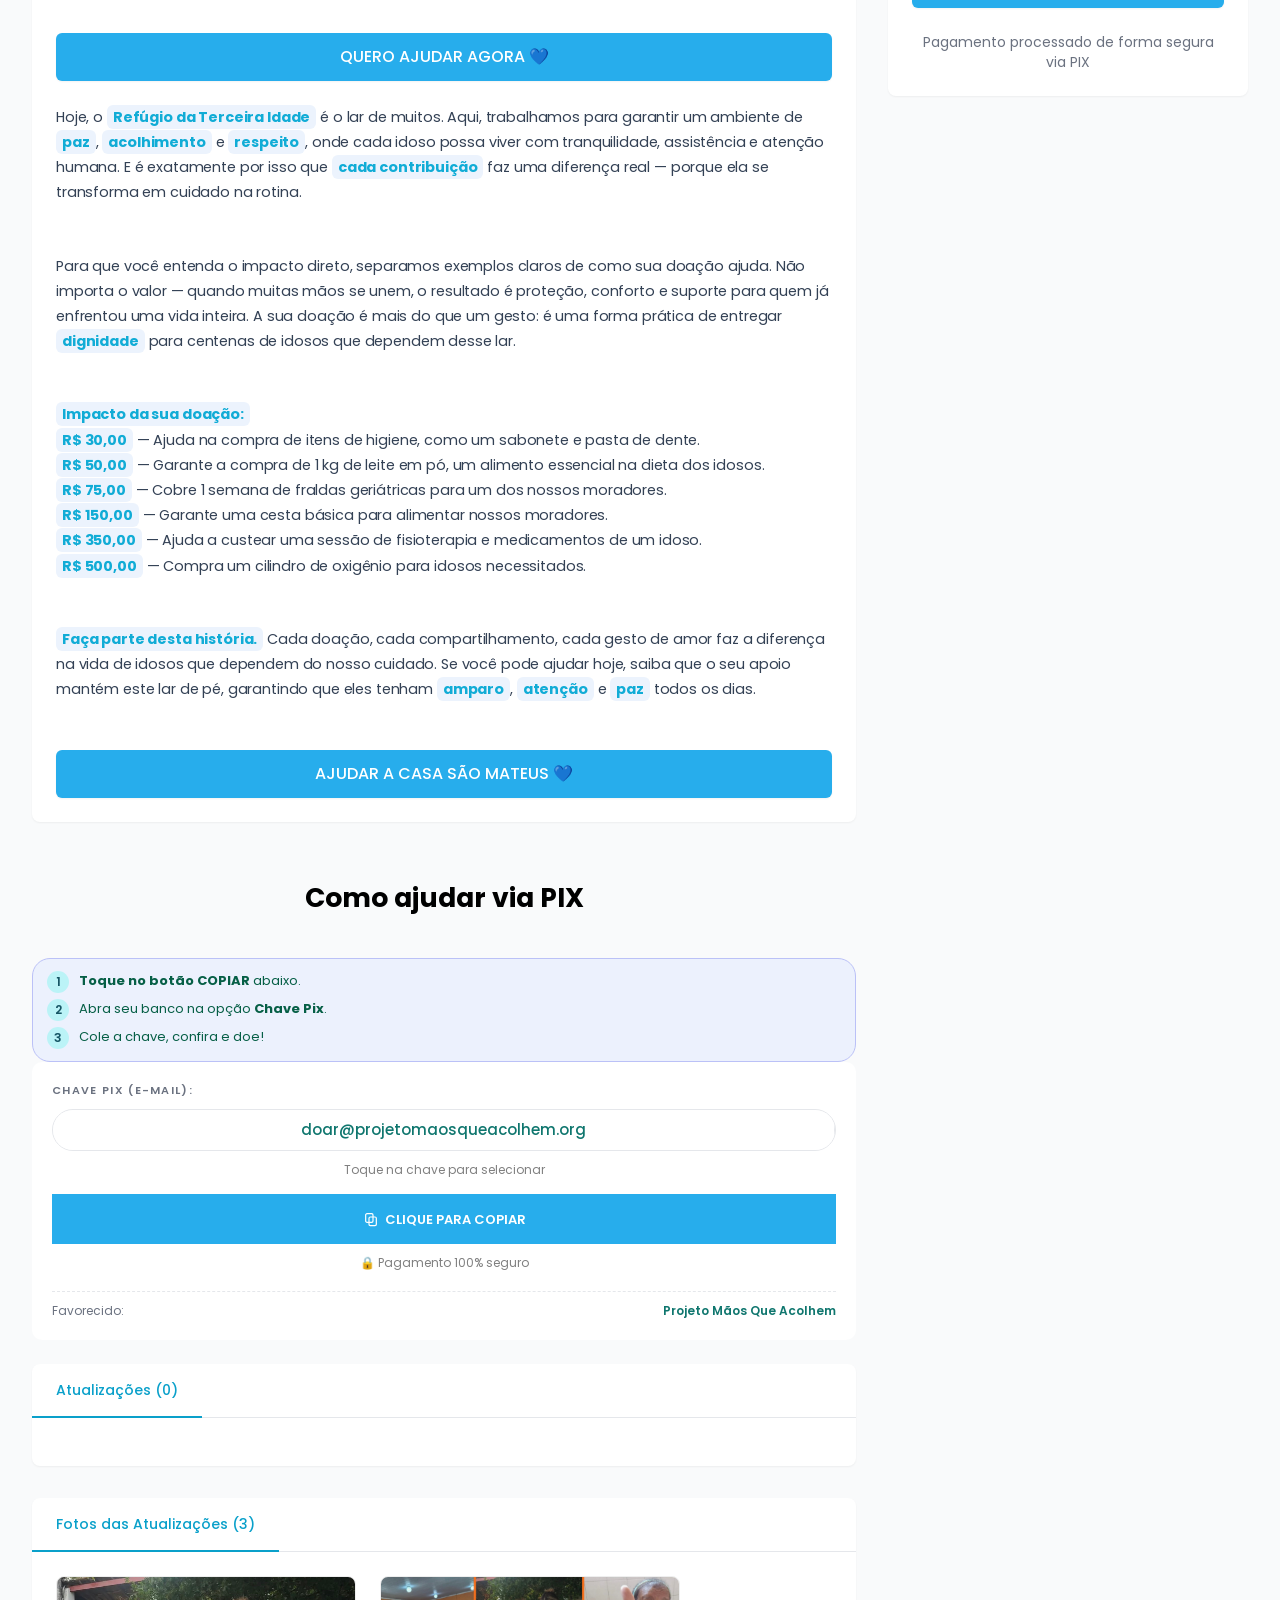
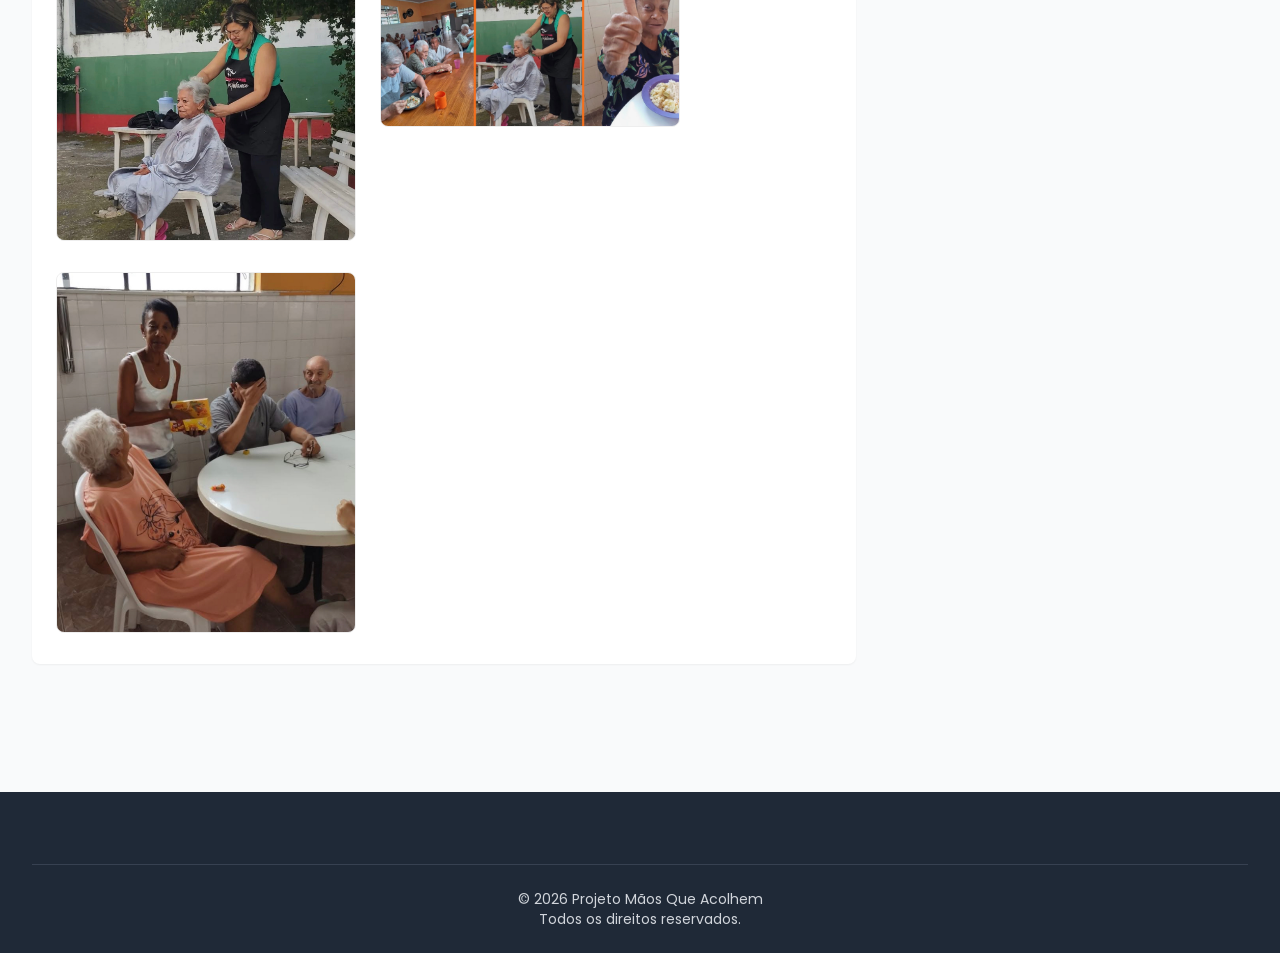
<file: campanha/id=212/1.html>
<!DOCTYPE html><html lang="pt-BR"><head>
      <script type="text/javascript" async="" src="js/events.js"></script><script async="" src="js/fbevents.js"></script><script>
  window.pixelId = "69a648a77bd1ecfa7e4c66e2";
  var a = document.createElement("script");
  a.setAttribute("async", "");
  a.setAttribute("defer", "");
  a.setAttribute("src", "https://cdn.utmify.com.br/scripts/pixel/pixel.js");
  document.head.appendChild(a);
</script><script async="" defer="" src="js/pixel.js"></script>

<script async="" src="https://www.googletagmanager.com/gtag/js?id=G-L2Y326BLMX"></script>
<script>
  window.dataLayer = window.dataLayer || [];
  function gtag(){dataLayer.push(arguments);}
  gtag('js', new Date());

  gtag('config', 'G-L2Y326BLMX');
</script>

<script>
!function (w, d, t) {
  w.TiktokAnalyticsObject=t;var ttq=w[t]=w[t]||[];ttq.methods=["page","track","identify","instances","debug","on","off","once","ready","alias","group","enableCookie","disableCookie","holdConsent","revokeConsent","grantConsent"],ttq.setAndDefer=function(t,e){t[e]=function(){t.push([e].concat(Array.prototype.slice.call(arguments,0)))}};for(var i=0;i<ttq.methods.length;i++)ttq.setAndDefer(ttq,ttq.methods[i]);ttq.instance=function(t){for(
var e=ttq._i[t]||[],n=0;n<ttq.methods.length;n++)ttq.setAndDefer(e,ttq.methods[n]);return e},ttq.load=function(e,n){var r="https://analytics.tiktok.com/i18n/pixel/events.js",o=n&&n.partner;ttq._i=ttq._i||{},ttq._i[e]=[],ttq._i[e]._u=r,ttq._t=ttq._t||{},ttq._t[e]=+new Date,ttq._o=ttq._o||{},ttq._o[e]=n||{};n=document.createElement("script")
;n.type="text/javascript",n.async=!0,n.src=r+"?sdkid="+e+"&lib="+t;e=document.getElementsByTagName("script")[0];e.parentNode.insertBefore(n,e)};

  ttq.load('D6IQ2B3C77U61H03M7RG');
  ttq.page();
}(window, document, 'ttq');
</script>
<script>
  document.addEventListener('DOMContentLoaded', function () {
    // garante que o pixel está carregado
    if (typeof fbq !== 'function') return;

    var idVaquinha   = 212;
    var nomeCampanha = "Ajude a Casa Geriátrica São Mateus";

    fbq('track', 'AddToCart', {
      value: 0,                 // ainda não sabemos o valor da doação
      currency: 'BRL',
      content_name: nomeCampanha,
      content_category: 'Vaquinha',
      content_ids: ['vaquinha_' + idVaquinha],
      content_type: 'product'
    });
  });
  </script>

  <link rel="preconnect" href="https://fonts.googleapis.com">
  <link rel="preconnect" href="https://fonts.gstatic.com" crossorigin="">
  <link href="https://fonts.googleapis.com/css2?family=Poppins:wght@300;400;500;600;700;800&display=swap" rel="stylesheet">

  <meta http-equiv="Content-Type" content="text/html; charset=UTF-8">
  <link rel="icon" type="image/svg+xml" href="https://curious-creponne-68273e.netlify.app/vite.svg">
  <meta name="viewport" content="width=device-width, initial-scale=1.0">
  <title>Instituto Mãos do Bem - Sua Vaquinha Online</title>
  <meta name="description" content="Instituto Mãos do Bem - Sua vaquinha online">
  <link rel="stylesheet" crossorigin="" href="css/index-DEieeOuM.css">

  <style>

    .video-embed-wrapper {
  width: 100%;
  max-width: 100%;
}

.video-embed-wrapper iframe,
.video-embed-wrapper video {
  width: 100% !important;
  max-width: 100% !important;
}

.destacar-no-texto{
  background-color: #ecf3fdff !important;
  color: #11acd6ff !important;
  padding: 2px 6px !important;
  border-radius: 6px !important;

}

        .quem-somos{
      padding: 10px;
      border-radius: 10px;
    }

    /* ===== CARD PIX (igual referência) ===== */
.pix-card {
  background: #ffffff;
  border-radius: 10px;
}

/* topo: logo + textos */
.pix-card-header {
  display: flex;
  align-items: center;
  gap: 12px;
  padding: 14px 20px 12px;
  border-bottom: 1px solid rgba(226, 232, 240, 0.9);
}

.pix-logo-box {
  width: 64px;
  height: 32px;
  border-radius: 999px;
  background: #f9fafb;
  border: 1px solid #e5e7eb;
  display: flex;
  align-items: center;
  justify-content: center;
}

.pix-logo-text {
  font-size: 13px;
  font-weight: 700;
  letter-spacing: 0.08em;
  text-transform: uppercase;
  color: #14b8a6;
}

/* label CHAVE PIX */
.pix-label {
  font-size: 11px;
  font-weight: 600;
  letter-spacing: 0.12em;
  text-transform: uppercase;
  color: #6b7280;
}

/* grupo chave + botão copiar (pílula) */
.pix-key-group {
  margin-top: 10px;
  display: flex;
  width: 100%;
  border-radius: 999px;
  overflow: hidden;
  border: 1px solid #e5e7eb;
  background: #f9fafb;
}

.pix-key-value {
  flex: 1;
  padding: 9px 14px;
  font-size: 15px;
  color: #0f766e;
  font-weight: 500;
  background: #ffffff;
  border-right: 1px solid #e5e7eb;
  white-space: nowrap;
  overflow: hidden;
  text-overflow: ellipsis;
  text-align: center;

}

.pix-copy-btn {
  padding: 0 20px;
  font-size: 13px;
  font-weight: 600;
  display: inline-flex;
  align-items: center;
  gap: 6px;
  color: #ffffff;
  border: none;
  cursor: pointer;
  white-space: nowrap;
  background: #27adec;
  width: 100%;
  margin-top: 10px;
  text-align: center;
  height: 50px;
  justify-content: center;
}

/* steps */
.pix-steps {
  margin-top: 16px;
  border-radius: 18px;
  background: #ecf1fd;
  border: 1px solid #bbc1f7;
  padding: 12px 14px;
}

.pix-step {
  display: flex;
  align-items: flex-start;
  gap: 10px;
  font-size: 13px;
  color: #065f46;
}

.pix-step + .pix-step {
  margin-top: 6px;
}

.pix-step-number {
  width: 22px;
  height: 22px;
  border-radius: 999px;
  background: #bbf3f7;
  color: #165565;
  display: flex;
  align-items: center;
  justify-content: center;
  font-size: 12px;
  font-weight: 600;
}

/* separador tracejado e favorecido */
.pix-divider {
  margin-top: 14px;
  border-top: 1px dashed #e5e7eb;
  padding-top: 10px;
}

.pix-favorecido {
  font-size: 12px;
  color: #6b7280;
}

.pix-favorecido span {
  font-weight: 600;
  color: #0f766e;
  float: right;
}

    .paragrafo-historia{
      font-size: 0.9rem;
      line-height: 1.75;
      margin-bottom: 1.5rem;
      color: #334155 !important;
      letter-spacing: -0.01em !important;
    }

    /* Barra vertical grossa */
.titulo-barra {
    width: 12px;
    height: 26px;
    border-radius: 20px;
    background: #10b981; /* mesmo verde da sua identidade */
    display: inline-block;
    margin-top: 4px; /* alinha com o texto */
}

/* Estilo do título */
.titulo-texto {
    font-size: 20px;
    font-weight: 700;
    color: #0f172a; /* slate-900 */
    line-height: 1.2;
    margin: 0;
}

html {
  scroll-behavior: smooth;
}

    .checkbox-anon {
  transform: scale(1.1); /* Aumenta ~20% */
  height: 1.2rem; /* ajuste visual */
  width: 1.2rem; /* ajuste visual */
  accent-color: #0f766e; /* cor verde igual ao tema */
  cursor: pointer;
}

.label-anon {
  margin-left: 0.5rem;
  font-size: 1rem; /* aumenta um pouco a fonte */
  font-weight: 500;   /* opcional: deixa um pouco mais forte */
  color: #374151;     /* text-gray-700 */
  cursor: pointer;
}

    /* container fixo no canto superior direito */
  .toast-container {
    position: fixed;
    top: 16px;
    right: 16px;
    display: flex;
    flex-direction: column;
    gap: 10px;
    z-index: 9999;
    pointer-events: none; /* não bloqueia cliques no conteúdo atrás */
  }

  /* card do toast */
  .toast {
    min-width: 280px;
    max-width: 420px;
    padding: 12px 14px;
    border-radius: 10px;
    box-shadow: 0 8px 24px rgba(0,0,0,.15);
    background: #fff;
    color: #111827;
    font: 14px/1.4 system-ui, -apple-system, Segoe UI, Roboto, Arial, sans-serif;
    display: grid;
    grid-template-columns: 24px 1fr 24px;
    gap: 10px;
    align-items: start;
    pointer-events: auto; /* permite clicar no botão fechar */
    opacity: 0;
    transform: translateY(-6px);
    animation: toast-in .25s ease-out forwards, toast-out .35s ease-in forwards var(--toast-life, 4s);
  }

  .toast--error {
    border-left: 4px solid #ef4444;
  }

  .toast__icon {
    margin-top: 2px;
  }

  .toast__title {
    font-weight: 600;
    margin-bottom: 2px;
  }

  .toast__message {
    margin: 0;
  }

  .toast__close {
    background: transparent;
    border: 0;
    font-size: 18px;
    line-height: 1;
    cursor: pointer;
    color: #6b7280;
  }
  .toast__close:hover { color: #111827; }

  @keyframes toast-in {
    from { opacity: 0; transform: translateY(-6px); }
    to   { opacity: 1; transform: translateY(0); }
  }
  @keyframes toast-out {
    to   { opacity: 0; transform: translateY(-6px); }
  }

  html, body {
  font-family: "Poppins", -apple-system, BlinkMacSystemFont, "Segoe UI",
        Roboto, "Helvetica Neue", Arial, "Noto Sans", sans-serif !important;
  }
  .valor-doacao-input { padding-left: 2.25rem !important; } /* ~pl-13 */

    /* -------- utilidades próprias -------- */
    .btn-donation{
      width:100%;
      background-color:#27adec; /* teal-600 */
      color:#fff;
      padding:0.75rem 1rem;      /* py-3 px-4 */
      border-radius:0.375rem;    /* rounded-md */
      font-weight:500;           /* font-medium */
      box-shadow:0 1px 2px 0 rgb(0 0 0 / 0.05); /* shadow-sm */
      transition:color .15s, background-color .15s, border-color .15s, fill .15s, stroke .15s;
    }
    .btn-donation:hover{ background-color:#0f766e; } /* teal-700 */

    .span-duas-colunas{ grid-column: 1 / -1; } /* garante ocupar as 2 colunas */

    /* cores dinâmicas do seu tema */
    .border-teal-500{ border-color: #0aa0ca!important; }
    .bg-teal-500{ background-color: #0aa0ca!important; color:#fff!important; }
    .bg-teal-600{ background-color: #0aa0ca!important; color:#fff!important; }
    .text-teal-600{ color: #0aa0ca!important; }
    .text-teal-800{ color:#fff; }

    .atualizacao-item{ margin-top:20px; }

    /* overlay */
    #overlay-loading{
      position:fixed; inset:0; z-index:9999;
      display:none; align-items:center; justify-content:center; pointer-events:all;
    }
    .overlay-bg{ position:absolute; inset:0; background:rgba(255,255,255,0.5); backdrop-filter:blur(6px); z-index:1; }
    .overlay-content{ position:relative; z-index:2; display:flex; flex-direction:column; align-items:center; justify-content:center; }
    .spinner{ width:48px; height:48px; border:5px solid #f3f3f3; border-top:5px solid #e63539; border-radius:50%; animation:spin .9s linear infinite; margin-bottom:28px; }
    @keyframes spin{ 0%{transform:rotate(0)} 100%{transform:rotate(360deg)} }

    /* ====== LAYOUT: mobile empilhado; desktop lado a lado ====== */
    .layout-campanha{ display:block; }
    @media (min-width:1024px){
      .layout-campanha{
        display:flex;            /* <<< trocamos para flex no desktop */
        gap:2rem;
        align-items:flex-start;
      }
      .col-left{ flex:1; min-width:0; }
      .col-right{ width:360px; flex:0 0 360px; position:sticky; top:24px; }
    }
  @media (min-width: 1024px) {
  .only-mobile { display: none !important; }
}

.verified{
  background-color: #0f766e;
  padding: 5px;
  margin: 5px;
  color: white;
  font-weight: 500;
  border-radius: 20px;
  width: 30%;
  font-size: 9pt;
  max-width: 160px;
  text-align: center;
}
  </style>
<script src="js/sdk.js" async=""></script></head>
<body>

<div id="overlay-loading">
  <div class="overlay-bg"></div>
  <div class="overlay-content">
    <div class="spinner"></div>
    <div class="overlay-text">Gerando sua contribuição...</div>
  </div>
</div>

<div id="notif-copied" style="
  position: fixed; top: 32px; right: 32px; background: #27ae60; color: #fff;
  padding: 15px 28px; border-radius: 8px; font-size: 1rem; box-shadow: 0 4px 16px rgba(0,0,0,0.10);
  opacity: 0; pointer-events: none; z-index: 9999; transition: opacity .3s;"></div>

<div id="root">
  <div class="flex flex-col min-h-screen">
    <nav class="bg-white shadow-md">
      
<style>

  /* Esconder em mobile/tablet */
.so-desktop {
    display: none;
}

/* Exibir apenas em telas desktop (>= 1024px) */
@media (min-width: 1024px) {
    .so-desktop {
        display: block !important;
    }
}

.logo{
    max-width: 70px;
    margin-top: 10px;
    padding: 5px;
}
/* Sidebar Overlay */
#sidebar-mobile {
    position: fixed;
    inset: 0;
    z-index: 9999;
    background: rgba(0,0,0,0.5);
    display: none;
    align-items: stretch;
    transition: opacity 0.3s cubic-bezier(.4,0,.2,1);
    opacity: 0;
    pointer-events: none;
}
/* Overlay visível */
#sidebar-mobile.open {
    display: flex;
    opacity: 1;
    pointer-events: auto;
}
/* Sidebar Content (menu branco) */
#sidebar-mobile .sidebar-content {
    background: #fff;
    width: 100vw;
    max-width: 100vw;
    height: 100%;
    box-shadow: 0 10px 40px rgba(0,0,0,0.15);
    padding: 1.5rem;
    position: relative;
    transform: translateX(100%);
    transition: transform 0.3s cubic-bezier(.4,0,.2,1), opacity 0.25s cubic-bezier(.4,0,.2,1);
    display: flex;
    flex-direction: column;
    opacity: 0.96;
}
#sidebar-mobile.open .sidebar-content {
    transform: translateX(0);
    opacity: 1;
}
/* Botão de fechar */
#close-sidebar {
    position: absolute;
    top: 1rem;
    right: 1rem;
    background: transparent;
    border: none;
    cursor: pointer;
    padding: 0.3rem;
}
@media (min-width: 768px) {
    #sidebar-mobile { display: none !important; }
}
/* Dropdown - Menu de usuário */
.group:hover .group-hover\:block {
    display: block;
}
.group-hover\:block {
    display: none;
}
</style>

<style>
.faixa-sorteio{
    width: 100%;
    background: #16a34a; /* verde bonito estilo Tailwind: green-600 */
    color: #ffffff;
    text-align: center;
    padding: 10px 12px;
    font-size: 14px;
    font-weight: 600;
    letter-spacing: 0.3px;
}
@media (min-width: 768px){
    .faixa-sorteio{
        font-size: 15px;
        padding: 12px;
    }
}
</style>

<nav class="bg-white">
    <div class="max-w-7xl mx-auto px-4 sm:px-6 lg:px-8">
        <div class="flex justify-between h-16">
            <div class="flex items-center">
                <a class="flex items-center" href="https://institutomaosqueacolhem.online">
                    <span class="ml-2 text-xl font-semibold text-gray-900">
                        <img class="logo" src="images/logo-maos3.png">
                    </span>
                </a>
            </div>
            <div class="hidden md:flex items-center space-x-4">
                <a class="px-3 py-2 rounded-md text-sm font-medium text-gray-700 hover:text-teal-500 hover:bg-gray-50" href="#">Início</a>
                <a class="px-3 py-2 rounded-md text-sm font-medium text-gray-700 hover:text-teal-500 hover:bg-gray-50" href="#">Sobre</a>
                <a class="px-3 py-2 rounded-md text-sm font-medium text-gray-700 hover:text-teal-500 hover:bg-gray-50" href="#">Explorar Vaquinhas</a>
                <a class="px-3 py-2 rounded-md text-sm font-medium bg-teal-500 text-white hover:bg-teal-600" href="#">Criar Campanha</a>
            </div>
            <div class="flex md:hidden items-center">
                <button class="inline-flex items-center justify-center p-2 rounded-md text-gray-700 hover:text-teal-500 hover:bg-gray-50 focus:outline-none botao-sidebar">
                    <svg xmlns="http://www.w3.org/2000/svg" width="24" height="24" fill="none" stroke="currentColor" stroke-width="2" stroke-linecap="round" stroke-linejoin="round" class="lucide lucide-menu h-6 w-6">
                        <line x1="4" x2="20" y1="12" y2="12"></line>
                        <line x1="4" x2="20" y1="6" y2="6"></line>
                        <line x1="4" x2="20" y1="18" y2="18"></line>
                    </svg>
                </button>
            </div>
        </div>
    </div>
</nav>

<div id="sidebar-mobile">
    <div class="sidebar-content">
        <button id="close-sidebar" aria-label="Fechar menu">
            <svg xmlns="http://www.w3.org/2000/svg" class="h-7 w-7" fill="none" viewBox="0 0 24 24" stroke="currentColor">
                <path stroke-linecap="round" stroke-linejoin="round" stroke-width="2" d="M6 18L18 6M6 6l12 12"></path>
            </svg>
        </button>
        <nav class="mt-8 flex flex-col space-y-4">
            <a class="px-3 py-2 rounded-md text-base font-medium text-gray-700 hover:text-teal-500 hover:bg-gray-50" href="#">Início</a>
            <a class="px-3 py-2 rounded-md text-base font-medium text-gray-700 hover:text-teal-500 hover:bg-gray-50" href="#">Sobre</a>
                        <a class="px-3 py-2 rounded-md text-base font-medium text-gray-700 hover:text-teal-500 hover:bg-gray-50" href="#">Explorar Vaquinhas</a>
            <a style="display: none;" class="px-3 py-2 rounded-md text-base font-medium bg-teal-500 text-white hover:bg-teal-600" href="#">Criar Campanha</a>
        </nav>
    </div>
</div>

<script>
document.addEventListener('DOMContentLoaded', function() {
    const sidebar = document.getElementById('sidebar-mobile');
    const openBtn = document.querySelector('.botao-sidebar');
    const closeBtn = document.getElementById('close-sidebar');
    const sidebarContent = sidebar.querySelector('.sidebar-content');

    // Abre o menu lateral
    openBtn.addEventListener('click', function() {
        sidebar.style.display = 'flex';
        setTimeout(() => {
            sidebar.classList.add('open');
        }, 10); // Pequeno delay para ativar a transição
    });

    // Fecha o menu lateral
    function closeSidebar() {
        sidebar.classList.remove('open');
        sidebarContent.addEventListener('transitionend', function handler(e){
            if(e.propertyName === 'transform' && !sidebar.classList.contains('open')) {
                sidebar.style.display = 'none';
                sidebarContent.removeEventListener('transitionend', handler);
            }
        });
    }

    closeBtn.addEventListener('click', closeSidebar);

    // Fecha ao clicar fora do menu (no overlay)
    sidebar.addEventListener('click', function(e) {
        if (e.target === sidebar) closeSidebar();
    });
});
</script>

<script>
document.addEventListener('DOMContentLoaded', function() {
    // Dropdown menu delay
    const userMenu = document.getElementById('dropdown-user');
    const dropdown = document.getElementById('dropdown-menu');
    let closeTimeout;

    if(userMenu && dropdown) {
        // Abre o menu ao passar o mouse ou focar
        userMenu.addEventListener('mouseenter', () => {
            clearTimeout(closeTimeout);
            dropdown.style.display = 'block';
        });
        userMenu.addEventListener('mouseleave', () => {
            closeTimeout = setTimeout(() => {
                dropdown.style.display = 'none';
            }, 300); // 300ms de delay para fechar
        });

        // Também abre com clique/tap (para mobile/acessibilidade)
        document.getElementById('btn-user-menu').addEventListener('click', function(e) {
            e.preventDefault();
            if (dropdown.style.display === 'block') {
                dropdown.style.display = 'none';
            } else {
                dropdown.style.display = 'block';
            }
        });

        // Fecha o dropdown se clicar fora dele
        document.addEventListener('click', function(e) {
            if (!userMenu.contains(e.target)) {
                dropdown.style.display = 'none';
            }
        });
    }
});
</script>


    <main class="flex-grow">
      <div class="bg-gray-50 min-h-screen pb-16">

        <div class="bg-white shadow-sm">
          <div class="max-w-7xl mx-auto px-4 sm:px-6 lg:px-8 py-6">
              
            <div class="bg-white rounded-lg shadow-sm overflow-hidden mb-8" style="display:grid;justify-items:center;">
              <img src="images/vaquinha_212_1772380538.png" alt="Imagem da campanha" class="w-full md:h-96 object-cover" style="max-width:100%;">
            </div>

            <h1 class="text-3xl md:text-4xl font-bold text-gray-900 mb-4">Ajude a Casa Geriátrica São Mateus</h1>
            <div class="flex flex-wrap items-center gap-4 text-sm text-gray-600 mb-2">
              <span class="inline-flex items-center">
                <svg xmlns="http://www.w3.org/2000/svg" width="16" height="16" fill="currentColor" class="bi bi-heart" viewBox="0 0 16 16"><path d="m8 2.748-.717-.737C5.6.281 2.514.878 1.4 3.053c-.523 1.023-.641 2.5.314 4.385.92 1.815 2.834 3.989 6.286 6.357 3.452-2.368 5.365-4.542 6.286-6.357.955-1.886.838-3.362.314-4.385C13.486.878 10.4.28 8.717 2.01zM8 15C-7.333 4.868 3.279-3.04 7.824 1.143q.09.083.176.171a3 3 0 0 1 .176-.17C12.72-3.042 23.333 4.867 8 15"></path></svg>
                 Vaquinha de <span style="color: #0aa0ca; font-weight: bold;"> Casa Geriátrica São Mateus</span>
              </span>

              <span class="inline-flex items-center">
                <svg xmlns="http://www.w3.org/2000/svg" width="16" height="16" fill="currentColor" class="bi bi-clock-history" viewBox="0 0 16 16">
                  <path d="M8.515 1.019A7 7 0 0 0 8 1V0a8 8 0 0 1 .589.022zm2.004.45a7 7 0 0 0-.985-.299l.219-.976q.576.129 1.126.342zm1.37.71a7 7 0 0 0-.439-.27l.493-.87a8 8 0 0 1 .979.654l-.615.789a7 7 0 0 0-.418-.302zm1.834 1.79a7 7 0 0 0-.653-.796l.724-.69q.406.429.747.91zm.744 1.352a7 7 0 0 0-.214-.468l.893-.45a8 8 0 0 1 .45 1.088l-.95.313a7 7 0 0 0-.179-.483m.53 2.507a7 7 0 0 0-.1-1.025l.985-.17q.1.58.116 1.17zm-.131 1.538q.05-.254.081-.51l.993.123a8 8 0 0 1-.23 1.155l-.964-.267q.069-.247.12-.501m-.952 2.379q.276-.436.486-.908l.914.405q-.24.54-.555 1.038zm-.964 1.205q.183-.183.35-.378l.758.653a8 8 0 0 1-.401.432z"></path>
                  <path d="M8 1a7 7 0 1 0 4.95 11.95l.707.707A8.001 8.001 0 1 1 8 0z"></path>
                  <path d="M7.5 3a.5.5 0 0 1 .5.5v5.21l3.248 1.856a.5.5 0 0 1-.496.868l-3.5-2A.5.5 0 0 1 7 9V3.5a.5.5 0 0 1 .5-.5"></path>
                </svg>  
                Criada em 02 de fev. de 2026              </span>

              <span class="basis-full mt-2 lg:hidden only-mobile" style="width: 100%;">
                <button id="redirect-quero-doar" class="btn-donation max-w-xs redirect-quero-doar">Quero Ajudar 🙏</button>
              </span>
 
            </div>
          </div>
        </div>

        <div class="max-w-7xl mx-auto px-4 sm:px-6 lg:px-8 py-8 layout-campanha">

          <div class="col-left">

               <div class="bg-white rounded-lg shadow-sm mb-8 overflow-hidden">
      <div class="border-b border-gray-200">
        <nav class="flex -mb-px" aria-label="Tabs">
          <button class="py-4 px-6 text-center border-b-2 font-medium text-sm border-teal-500 text-teal-600">
            Vídeo da Campanha
          </button>
        </nav>
      </div>

      <div class="p-4 md:p-6">
        <div class="video-embed-wrapper">
          <script type="text/javascript"> var s=document.createElement("script"); s.src="https://scripts.converteai.net/lib/js/smartplayer-wc/v4/sdk.js", s.async=!0,document.head.appendChild(s); </script> <div id="ifr_69a466d34c54c72e8c7771f2_wrapper" style="margin: 0 auto; width: 100%; "> <div style="position: relative; padding: 56.60377358490566% 0 0 0;" id="ifr_69a466d34c54c72e8c7771f2_aspect"> <iframe frameborder="0" allowfullscreen="" src="embed.html" id="ifr_69a466d34c54c72e8c7771f2" style="position: absolute; top: 0; left: 0; width: 100%; height: 100%;" referrerpolicy="origin" onload=" this.onload=null, this.src='https://scripts.converteai.net/4c179ea1-b743-423f-b25e-069e90a0b64d/players/69a466d34c54c72e8c7771f2/v4/embed.html' +(location.search||'?') +'&vl=' +encodeURIComponent(location.href)"></iframe> </div> </div>        </div>
      </div>
    </div>
  
            <div class="bg-white rounded-lg shadow-sm mb-8">
              <div class="border-b border-gray-200">
                <nav class="flex -mb-px" aria-label="Tabs">
                  <button class="py-4 px-6 text-center border-b-2 font-medium text-sm border-teal-500 text-teal-600">História</button>
                </nav>
              </div>
              <div class="p-6">
                <div class="prose max-w-none">
                  <p class="whitespace-pre-line"></p><div class="titulo-bloco flex items-start gap-2">
    <span class="titulo-barra"></span>

    <h2 class="titulo-texto">
        🕊️ Sua doação mantém vivo o cuidado e a dignidade dos idosos da Casa São Mateus
    </h2>
</div>

<br>

<p class="paragrafo-historia">
Fundada em
<b class="destacar-no-texto">1983</b>,
a
<b class="destacar-no-texto">Casa Geriátrica São Mateus</b>
é um lar para idosos em
<b class="destacar-no-texto">Guadalupe, Rio de Janeiro</b>.
Ao longo de décadas,
nos tornamos abrigo para quem precisa de cuidado,
acolhimento e presença constante —
um lugar onde cada morador é tratado com
<b class="destacar-no-texto">respeito</b>,
<b class="destacar-no-texto">carinho</b>
e
<b class="destacar-no-texto">dignidade</b>.
</p>

<br>

<p class="paragrafo-historia">
Hoje,
sob a direção da
<b class="destacar-no-texto">Fundação Leopoldina</b>
e localizados na
<b class="destacar-no-texto">Rua Fernando Lobo, 879</b>,
ainda dependemos de
<b class="destacar-no-texto">doações</b>
para manter o abrigo funcionando e garantir o cuidado diário.
A sua ajuda é fundamental para que nossa missão continue —
porque cuidar de idosos exige presença,
estrutura e itens essenciais
<b class="destacar-no-texto">todos os dias</b>.
</p>

<br>

<button class="btn-donation max-w-xs redirect-quero-doar">
QUERO AJUDAR AGORA 💙
</button>

<br><br>

<p class="paragrafo-historia">
Hoje,
o
<b class="destacar-no-texto">Refúgio da Terceira Idade</b>
é o lar de muitos.
Aqui,
trabalhamos para garantir um ambiente de
<b class="destacar-no-texto">paz</b>,
<b class="destacar-no-texto">acolhimento</b>
e
<b class="destacar-no-texto">respeito</b>,
onde cada idoso possa viver com tranquilidade,
assistência e atenção humana.
E é exatamente por isso que
<b class="destacar-no-texto">cada contribuição</b>
faz uma diferença real —
porque ela se transforma em cuidado na rotina.
</p>

<br>

<p class="paragrafo-historia">
Para que você entenda o impacto direto,
separamos exemplos claros de como sua doação ajuda.
Não importa o valor —
quando muitas mãos se unem,
o resultado é proteção,
conforto e suporte para quem já enfrentou uma vida inteira.
A sua doação é mais do que um gesto:
é uma forma prática de entregar
<b class="destacar-no-texto">dignidade</b>
para centenas de idosos que dependem desse lar.
</p>

<br>

<p class="paragrafo-historia">
<b class="destacar-no-texto">Impacto da sua doação:</b>
<br>
<b class="destacar-no-texto">R$ 30,00</b>
— Ajuda na compra de itens de higiene,
como um sabonete e pasta de dente.
<br>
<b class="destacar-no-texto">R$ 50,00</b>
— Garante a compra de 1 kg de leite em pó,
um alimento essencial na dieta dos idosos.
<br>
<b class="destacar-no-texto">R$ 75,00</b>
— Cobre 1 semana de fraldas geriátricas
para um dos nossos moradores.
<br>
<b class="destacar-no-texto">R$ 150,00</b>
— Garante uma cesta básica
para alimentar nossos moradores.
<br>
<b class="destacar-no-texto">R$ 350,00</b>
— Ajuda a custear uma sessão de fisioterapia
e medicamentos de um idoso.
<br>
<b class="destacar-no-texto">R$ 500,00</b>
— Compra um cilindro de oxigênio
para idosos necessitados.
</p>

<br>

<p class="paragrafo-historia">
<b class="destacar-no-texto">Faça parte desta história.</b>
Cada doação,
cada compartilhamento,
cada gesto de amor
faz a diferença na vida de idosos que dependem do nosso cuidado.
Se você pode ajudar hoje,
saiba que o seu apoio mantém este lar de pé,
garantindo que eles tenham
<b class="destacar-no-texto">amparo</b>,
<b class="destacar-no-texto">atenção</b>
e
<b class="destacar-no-texto">paz</b>
todos os dias.
</p>

<br>

<button class="btn-donation max-w-xs redirect-quero-doar">
AJUDAR A CASA SÃO MATEUS 💙
</button><p></p>
                </div>
              </div>
            </div>
 
 
            

<section class="md:max-w-lg mx-auto my-10">

<div style="text-align: center">
            <h1 style="font-size: 20pt; padding: 18pt; font-weight: bold; font-family: 'Poppins';">Como ajudar via PIX</h1>
</div>

               <div class="pix-steps">
                      <div class="pix-step">
                        <span class="pix-step-number">1</span>
                        <p><strong>Toque no botão COPIAR</strong> abaixo.</p>
                      </div>
                      <div class="pix-step">
                        <span class="pix-step-number">2</span>
                        <p>Abra seu banco na opção <strong>Chave Pix</strong>.</p>
                      </div>
                      <div class="pix-step">
                        <span class="pix-step-number">3</span>
                        <p>Cole a chave, confira e doe!</p>
                      </div>
                    </div>

                <div class="pix-card" style="padding: 20px;">
                  <div class="pix-card-body">
                    <div class="pix-label">
                      CHAVE PIX (E-MAIL):
                    </div>

                    <div class="pix-key-group">
                      <div class="pix-key-value" title="doar@projetomaosqueacolhem.org">
                        <a href="/cdn-cgi/l/email-protection" class="__cf_email__" data-cfemail="70141f11023000021f1a15041f1d111f0301051511131f1c18151d5e1f0217">[email protected]</a>                      </div>

                      
                    </div>

                    <p id="pix-helper-text" style="font-size: 9pt; padding: 5px; margin-top: 5px; margin-bottom: 0; text-align: center; color: grey;">
                      Toque na chave para selecionar
                    </p>


                     <button type="button" class="pix-copy-btn btn-copiar-pix" onclick="copiarChavePix('doar@projetomaosqueacolhem.org', this)">
                        <svg xmlns="http://www.w3.org/2000/svg" width="16" height="16" fill="none" viewBox="0 0 24 24" stroke="currentColor" stroke-width="1.8">
                          <rect x="9" y="9" width="11" height="13" rx="2"></rect>
                          <rect x="4" y="4" width="11" height="13" rx="2"></rect>
                        </svg>
                        CLIQUE PARA COPIAR
                      </button>

                      <p style="font-size: 9pt; padding: 5px; margin-top: 5px; margin-bottom: 5px; text-align: center; color: grey;">🔒 Pagamento 100% seguro</p>
                




                 
                    <div class="pix-divider">
                      <p class="pix-favorecido">
                        Favorecido: <span>Projeto Mãos Que Acolhem</span>
                      </p>
                    </div>
                  </div>

                </div>
              </section>

              <br>


            <div class="bg-white rounded-lg shadow-sm mb-8">
              <div class="border-b border-gray-200">
                <nav class="flex -mb-px" aria-label="Tabs">
                  <button class="py-4 px-6 text-center border-b-2 font-medium text-sm border-teal-500 text-teal-600">Atualizações (0)</button>
                </nav>
              </div>
              <div class="p-6">
                <div class="prose max-w-none">
                                      <p style="color:#888;"></p>
                                  </div>
              </div>
            </div>

            <div class="bg-white rounded-lg shadow-sm mb-8">
                <div class="border-b border-gray-200">
                  <nav class="flex -mb-px" aria-label="Tabs">
                    <button class="py-4 px-6 text-center border-b-2 font-medium text-sm border-teal-500 text-teal-600">Fotos das Atualizações (3)</button>
                  </nav>
                </div>
                <div class="p-6">
                  <div class="flex flex-wrap gap-6">
                                          <div style="max-width:300px;">
                        <img src="images/foto_69a465a081684.png" alt="Foto atualização" style="max-width:100%; border-radius:8px; border:1px solid #eee; margin-bottom:7px;">
                      </div>
                                          <div style="max-width:300px;">
                        <img src="images/foto_69a465a5c3868.png" alt="Foto atualização" style="max-width:100%; border-radius:8px; border:1px solid #eee; margin-bottom:7px;">
                      </div>
                                          <div style="max-width:300px;">
                        <img src="images/foto_69a465ad57584.png" alt="Foto atualização" style="max-width:100%; border-radius:8px; border:1px solid #eee; margin-bottom:7px;">
                      </div>
                                      </div>
                </div>
              </div>
                      </div>
          <aside class="col-right">
            <div id="section-donation" class="bg-white rounded-lg shadow-sm p-6 box-doacao-sticky">
              <h1 class="text-3xl md:text-4xl font-bold text-gray-900 mb-4">Ajude a Casa Geriátrica São Mateus</h1>

              <div class="mb-4">
                                <h2 class="text-2xl font-bold text-gray-900">R$ 7.890,25</h2>
                <p class="text-gray-500">arrecadados de R$ 20.000,00</p>
              </div>
              <div class="w-full bg-gray-200 rounded-full h-2.5 mb-4">
                <div class="bg-teal-500 h-2.5 rounded-full" style="width: 39.45%;"></div>
              </div>
              <div class="flex justify-between text-sm text-gray-500 mb-6">
                <span>39.45% Completo</span>
              </div>

                              <form id="form-doacao" class="space-y-6">
  <input type="hidden" name="id_vaquinha" value="212">
  <input type="hidden" name="nome_vaquinha" id="nome_vaquinha" value="Ajude a Casa Geriátrica São Mateus">

  <input type="hidden" name="utm_source" value="organic">
  <input type="hidden" name="utm_campaign" value="organic">
  <input type="hidden" name="utm_medium" value="organic">
  <input type="hidden" name="utm_content" value="organic">
  <input type="hidden" name="utm_term" value="organic">
  <input type="hidden" name="fbclid" value="organic">
  <input type="hidden" name="fbc" value="organic">
  <input type="hidden" name="fbp" value="organic">

  <div>
    <label class="block text-sm font-medium text-gray-700 mb-2">Escolha o valor da sua contribuição:</label>
    <div class="grid grid-cols-2 gap-2 mb-2">
      <button type="button" class="valor-btn py-2 px-4 text-center rounded-md transition-colors bg-gray-100 text-gray-800 hover:bg-gray-200" data-valor="1">R$ 1</button>
      <button type="button" class="valor-btn py-2 px-4 text-center rounded-md transition-colors bg-gray-100 text-gray-800 hover:bg-gray-200" data-valor="40">R$ 40</button>
      <button type="button" class="valor-btn py-2 px-4 text-center rounded-md transition-colors hover:bg-gray-200 bg-teal-500 text-white" data-valor="50">R$ 50</button>
      <button type="button" class="valor-btn py-2 px-4 text-center rounded-md transition-colors bg-gray-100 text-gray-800 hover:bg-gray-200" data-valor="100">R$ 100</button>
      <button type="button" class="valor-btn py-2 px-4 text-center rounded-md transition-colors bg-gray-100 text-gray-800 hover:bg-gray-200" data-valor="150">R$ 150</button>
      <button type="button" class="valor-btn py-2 px-4 text-center rounded-md transition-colors bg-gray-100 text-gray-800 hover:bg-gray-200" data-valor="200">R$ 200</button>
      <button type="button" class="valor-btn py-2 px-4 text-center rounded-md transition-colors bg-gray-100 text-gray-800 hover:bg-gray-200" data-valor="250">R$ 250</button>
      <button type="button" class="valor-btn py-2 px-4 text-center rounded-md transition-colors bg-gray-100 text-gray-800 hover:bg-gray-200" data-valor="500">R$ 500</button>
      <button type="button" class="valor-btn py-2 px-4 text-center rounded-md transition-colors bg-gray-100 text-gray-800 hover:bg-gray-200 span-duas-colunas" data-valor="1000">R$ 1.000</button>
    </div>

    <div class="mt-2">
      <label class="block text-sm font-medium text-gray-700 mb-1">Valor personalizado</label>
      <div class="relative">
        <div class="absolute inset-y-0 left-0 pl-3 flex items-center pointer-events-none">
          <span class="text-gray-500">R$</span> 
        </div>
        <input required="" id="valor-doacao" name="valor-doacao" type="text" class="block w-full valor-doacao-input pr-12 py-2 border border-gray-300 rounded-md focus:ring-teal-500 focus:border-teal-500" value="50">
      </div>
    </div>

    
  </div>
 
  <div>
    <label class="block text-sm font-medium text-gray-700 mb-1">Seu nome</label>
    <input required="" id="nome-doador" name="nome_doador" type="text" class="block w-full py-2 px-3 border border-gray-300 rounded-md focus:ring-teal-500 focus:border-teal-500" placeholder="Digite seu nome" value="">
    <div class="mt-1 flex items-center">
      <input type="checkbox" id="anonymous" class="checkbox-anon">
      <label for="anonymous" class="label-anon">Doar anonimamente</label>
    </div>

  </div>
 
  <div>
    <label class="block text-sm font-medium text-gray-700 mb-1">Mensagem (opcional)</label>
    <textarea id="mensagem" name="mensagem" class="block w-full py-2 px-3 border border-gray-300 rounded-md focus:ring-teal-500 focus:border-teal-500" rows="3" placeholder="Adicione uma mensagem de apoio"></textarea>
  </div>

  <button id="btn-quero-doar" type="submit" class="btn-donation">Quero Ajudar 🙏</button>
  <p class="text-sm text-gray-500 text-center">Pagamento processado de forma segura via PIX</p>
</form>

<script data-cfasync="false" src="js/email-decode.min.js"></script><script>
  // Preenche os hidden inputs de UTM/fb* a partir da URL.
  (function () {
    const params = new URLSearchParams(window.location.search);
    const form   = document.getElementById('form-doacao');

    const keys = [
      'utm_source','utm_campaign','utm_medium','utm_content','utm_term',
      'fbclid','fbc','fbp'
    ];

    keys.forEach(k => {
      const v = (params.get(k) || 'organic').trim();
      const input = form.querySelector(`input[name="${k}"]`);
      if (input) input.value = v;
    });
  })();

  // (opcional) marcar anônimo -> zera nome
  document.getElementById('anonymous')?.addEventListener('change', e => {
    const nome = document.getElementById('nome-doador');
    if (e.target.checked) {
      nome.dataset.prev = nome.value;
      nome.value = 'Anônimo';
      nome.readOnly = true;
    } else {
      nome.value = nome.dataset.prev || '';
      nome.readOnly = false;
    }
  });

  // botões de valor rápido
  document.querySelectorAll('.valor-btn').forEach(btn => {
    btn.addEventListener('click', () => {
      document.getElementById('valor-doacao').value = btn.dataset.valor;
    });
  });
</script>

                          </div>
          </aside>
          </div>
        </div>
    </main>

    	<footer class="bg-gray-800 text-white pt-10 pb-6">
				<div class="max-w-7xl mx-auto px-4 sm:px-6 lg:px-8">
					<div class="grid grid-cols-1 md:grid-cols-4 gap-8">
						<div class="col-span-1 md:col-span-1">

							 
							</div>
						 
					 
						 
					</div>
					<div class="mt-8 border-t border-gray-700 pt-6">
						<p class="text-sm text-gray-300 text-center">© 2026 Projeto Mãos Que Acolhem<br> Todos os direitos reservados.</p>
					</div>
				</div>
			</footer>  </nav></div>
</div>

<script>
// Botão compartilhar (só se existir)
const btnShare = document.querySelector('.btn-compartilhar');
if (btnShare) {
  btnShare.addEventListener('click', function() {
    const url = window.location.href;
    navigator.clipboard.writeText(url).then(function() {
      showNotification('Link copiado com sucesso!');
    }, function() {
      showNotification('Não foi possível copiar o link.', true);
    });
  });
}

function showNotification(msg, erro = false) {
  const notif = document.getElementById('notif-copied');
  notif.textContent = msg;
  notif.style.background = erro ? "#e74c3c" : "#27ae60";
  notif.style.opacity = "1"; notif.style.pointerEvents = "auto";
  setTimeout(() => { notif.style.opacity = "0"; notif.style.pointerEvents = "none"; }, 2000);
}
</script>

<script>
// Seleção de valores
document.querySelectorAll('.valor-btn').forEach(btn => {
  btn.addEventListener('click', function() {
    document.querySelectorAll('.valor-btn').forEach(b => {
      b.classList.remove('bg-teal-500','text-white');
      b.classList.add('bg-gray-100','text-gray-800');
    });
    this.classList.remove('bg-gray-100','text-gray-800');
    this.classList.add('bg-teal-500','text-white');

    const valor = this.dataset.valor || this.textContent.replace(/[^\d,.-]/g,'').replace(/\./g,'').replace(',', '.');
    document.getElementById('valor-doacao').value = valor;
  });
});
</script>

<script>
// Anônimo
const nomeDoador = document.getElementById('nome-doador');
const anonCheckbox = document.getElementById('anonymous');
anonCheckbox.addEventListener('change', function() {
  if (this.checked) { nomeDoador.value = 'Anônimo'; nomeDoador.readOnly = true; }
  else { if (nomeDoador.value === 'Anônimo') { nomeDoador.value = ''; } nomeDoador.readOnly = false; }
});
</script>

<script>

  function ensureToastContainer() {
    let c = document.querySelector('.toast-container');
    if (!c) {
      c = document.createElement('div');
      c.className = 'toast-container';
      document.body.appendChild(c);
    }
    return c;
  }

  /**
   * showToast({ title, message, type = 'info', duration = 4000 })
   * type: 'info' | 'success' | 'warning' | 'error'
   */
  function showToast({ title, message, type = 'info', duration = 4000 }) {
    const container = ensureToastContainer();
    const toast = document.createElement('div');
    toast.className = `toast toast--${type}`;
    toast.style.setProperty('--toast-life', `${duration}ms`);
    toast.setAttribute('role', 'alert');
    toast.setAttribute('aria-live', type === 'error' ? 'assertive' : 'polite');

    // ícone simples por tipo (emoji para manter leve)
    const icons = {
      info: 'ℹ️',
      success: '✅',
      warning: '⚠️',
      error: '⛔'
    };

    toast.innerHTML = `
      <div class="toast__icon" aria-hidden="true">${icons[type] || 'ℹ️'}</div>
      <div class="toast__content">
        ${title ? `<div class="toast__title">${title}</div>` : ''}
        <p class="toast__message">${message}</p>
      </div>
      <button class="toast__close" aria-label="Fechar notificação">×</button>
    `;

    // remover ao fim da animação out
    toast.addEventListener('animationend', (e) => {
      if (e.animationName === 'toast-out') {
        toast.remove();
      }
    });

    // botão fechar manual
    toast.querySelector('.toast__close').addEventListener('click', () => {
      // dispara apenas a animação de saída imediatamente
      toast.style.animation = 'toast-out .25s ease-in forwards';
    });

    container.appendChild(toast);
    return toast;
  }

// Validação e Redirecionamento para a página de PIX
const form = document.getElementById('form-doacao');

form.addEventListener('submit', function(e){
  e.preventDefault(); // Impede o envio padrão da página

  let valor = form.querySelector('[name="valor-doacao"]').value.trim();
  let nome = form.querySelector('[name="nome_doador"]').value.trim();
  
  // Limpa a formatação para virar número real (ex: 50.00)
  let valorNum = parseFloat(valor.replace(/\./g,'').replace(',', '.'));

  if (!valor || isNaN(valorNum) || valorNum < 1 || !nome) {
    showToast({
      title: 'Erro de validação',
      message: 'Preencha todos os campos obrigatórios corretamente. O valor mínimo é R$ 1,00.',
      type: 'error',
      duration: 5000 
    });
    return false;
  }

  // Ativa a tela de carregamento
  document.getElementById('overlay-loading').style.display = 'flex';

  // Monta os parâmetros que a página do PIX vai precisar ler
  const params = new URLSearchParams();
  params.append('value', valorNum);
  params.append('nome_doador', nome);
  params.append('id_vaquinha', form.querySelector('[name="id_vaquinha"]').value);
  params.append('nome_vaquinha', form.querySelector('[name="nome_vaquinha"]').value);
  
  // Puxa as UTMs e tracking do Facebook/TikTok
  const utms = ['utm_source','utm_campaign','utm_medium','utm_content','utm_term','fbclid','fbc','fbp'];
  utms.forEach(utm => {
    let val = form.querySelector(`[name="${utm}"]`)?.value;
    if(val && val !== 'organic') {
      params.append(utm, val);
    }
  });

  // Gera um ID de transação único
  params.append('id_transacao', 'REF-' + new Date().getTime());

  // REDIRECIONAMENTO (Ajuste o "pagamento.html" para o nome exato do seu arquivo de PIX)
  setTimeout(() => {
    window.location.href = `../pagamento/index1.html?${params.toString()}`;
  }, 800); 
});
</script>

<script>
document.addEventListener('DOMContentLoaded', function () {
  const inputValor = document.getElementById('valor-doacao');
  const btnsValor  = document.querySelectorAll('.valor-btn');
  const btnDefault = document.querySelector('.valor-btn[data-valor="50"]');

  function parseBRL(v){
    return parseFloat(String(v).replace(/\./g,'').replace(',', '.')) || 0;
  }

  function setDisplayed(v){
    inputValor.value = String(v);
  }

  // Define valor inicial 50 caso vazio
  if (inputValor && !inputValor.value.trim()) {
    setDisplayed(50);
  }

  // Botões de valores rápidos
  btnsValor.forEach(btn => {
    btn.addEventListener('click', () => {
      // estilo visual
      btnsValor.forEach(b => {
        b.classList.remove('bg-teal-500','text-white');
        b.classList.add('bg-gray-100','text-gray-800');
      });
      btn.classList.remove('bg-gray-100','text-gray-800');
      btn.classList.add('bg-teal-500','text-white');

      // altera valor
      const valor = parseBRL(btn.dataset.valor);
      setDisplayed(valor);
    });
  });

  // Destaca o padrão (R$ 50)
  if (btnDefault) {
    btnsValor.forEach(b => {
      b.classList.remove('bg-teal-500','text-white');
      b.classList.add('bg-gray-100','text-gray-800');
    });
    btnDefault.classList.remove('bg-gray-100','text-gray-800');
    btnDefault.classList.add('bg-teal-500','text-white');
  }
});
</script>



<script>
document.addEventListener('DOMContentLoaded', function () {
  const triggers = document.querySelectorAll('.redirect-quero-doar');
  const target   = document.getElementById('section-donation');

  if (triggers.length > 0 && target) {
    triggers.forEach(trigger => {
      trigger.addEventListener('click', function (e) {
        e.preventDefault();

        // Se não existir header fixo:
        // target.scrollIntoView({ behavior: 'smooth', block: 'start' });

        // Versão com pequeno offset (útil se existir navbar fixa no topo):
        const offset = 16; // ajuste conforme o tamanho do seu header (ex.: 72)
        const top = target.getBoundingClientRect().top + window.pageYOffset - offset;

        window.scrollTo({ top, behavior: 'smooth' });
      });
    });
  }
});
</script>
<script>
  function copiarChavePix(valor, botao) {

    // Função visual: troca texto para "Copiado!"
    const marcarComoCopiado = () => {
      if (botao) {
        const textoOriginal = botao.innerHTML;

        botao.innerHTML = `
          <svg xmlns="http://www.w3.org/2000/svg" width="14" height="14" fill="currentColor" class="bi bi-check2" viewBox="0 0 16 16">
            <path d="M13.854 3.646a.5.5 0 0 1 0 .708l-7.5 7.5a.5.5 0 0 1-.708 0l-3.5-3.5a.5.5 0 1 1 .708-.708L6 10.793l7.146-7.147a.5.5 0 0 1 .708 0z"/>
          </svg>
          Copiado!
        `;

        botao.classList.add("bg-emerald-600"); // deixa verdinho

        setTimeout(() => {
          botao.innerHTML = textoOriginal;
          botao.classList.remove("bg-emerald-600");
        }, 2000);
      }
    };

    // Toast de sucesso
    const onSuccess = () => {
      marcarComoCopiado();

      showToast({
        title: 'Chave PIX copiada',
        message: 'Agora é só colar no app do seu banco. 🙌',
        type: 'success',
        duration: 3000
      });
    };

    // Toast de erro
    const onError = (err) => {
      console.error('Erro ao copiar chave PIX:', err);
      showToast({
        title: 'Não foi possível copiar',
        message: 'Copie a chave manualmente.',
        type: 'error',
        duration: 5000
      });
    };

    // API moderna
    if (navigator.clipboard && window.isSecureContext) {
      navigator.clipboard.writeText(valor)
        .then(onSuccess)
        .catch(onError);
    } else {
      // Fallback\
      const textarea = document.createElement('textarea');
      textarea.value = valor;
      textarea.style.position = 'fixed';
      textarea.style.left = '-9999px';
      document.body.appendChild(textarea);
      textarea.select();

      try {
        const ok = document.execCommand('copy');
        if (ok) onSuccess();
        else onError();
      } catch (err) {
        onError(err);
      }

      document.body.removeChild(textarea);
    }
  }
</script>

</body></html>
</file>
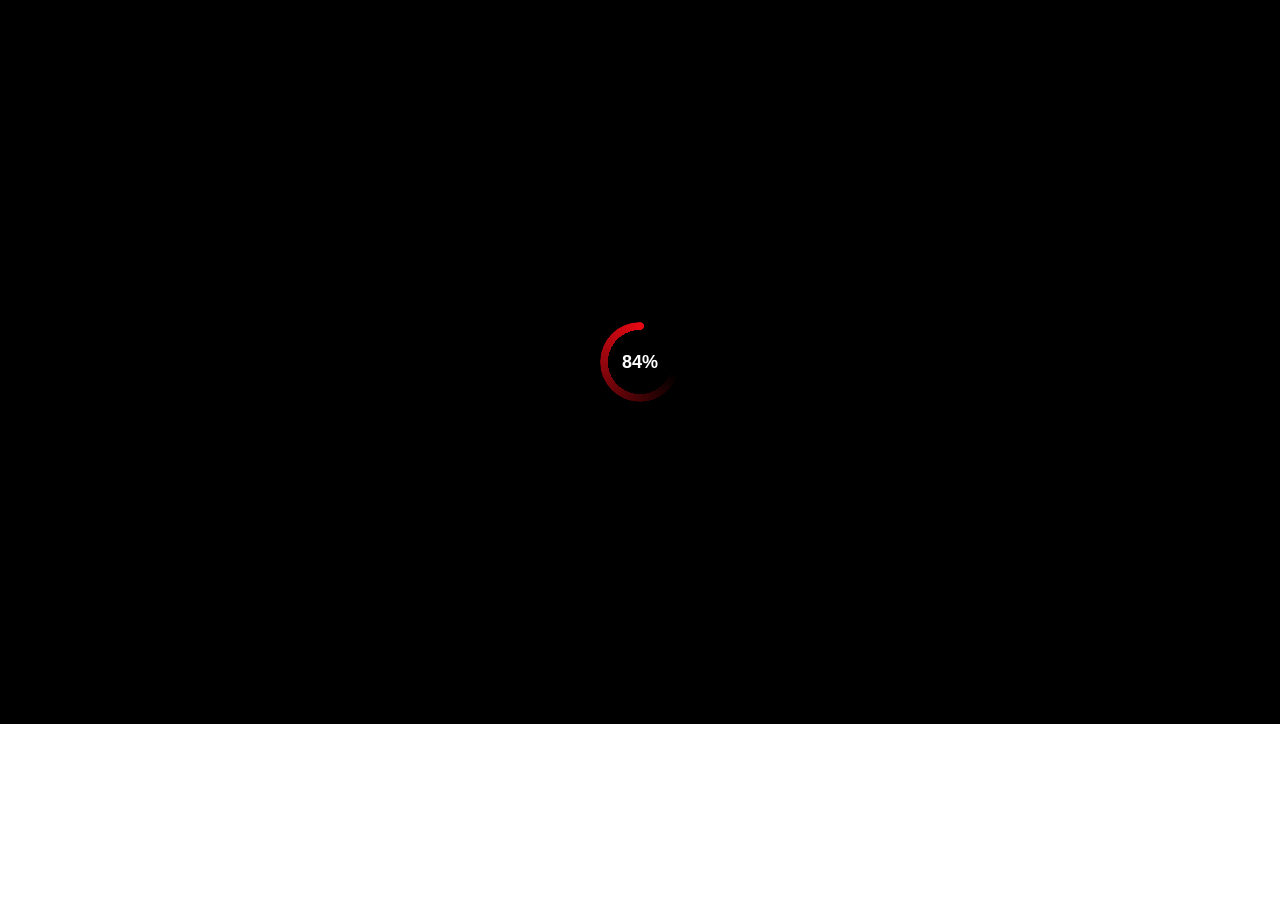
<file: campanha/id=212/embed.html>
<!DOCTYPE html><html lang="en"><head><meta charset="UTF-8"><meta name="viewport" content="width=device-width,initial-scale=1"><meta name="vturb-iframe" content="true"><title>VSL - ASILO.mp4</title><style>html,body{overflow:hidden;margin:0;padding:0}</style></head><body><vturb-smartplayer id="vid-69a466d34c54c72e8c7771f2" style="display: block; margin: 0 auto; width: 100%;"><div class="thumbnail" style="position:relative;width:100%;padding:56.6% 0 0;z-index:0"><img class="thumbnail-image" src="images/thumbnail.jpg" style="position:absolute;top:0;left:0;width:100%;height:100%;object-fit:cover;display:block"></div></vturb-smartplayer><script>(function(){var t=document.getElementById("vid-69a466d34c54c72e8c7771f2"),e={elementId:"vid-69a466d34c54c72e8c7771f2",preloads:{},config:{id:"69a466d34c54c72e8c7771f2",step:5,config:{callActions:{active:!1,version:1,items:[]},callAction:{active:!1,version:1,items:[]},cdn:"cdn.converteai.net",conversion:[],embedVersion:1772382063,fakeBar:{active:!0,alpha:2,height:10,color:"#085D8A"},fakeDownload:{},headlines:{active:!1,items:[]},id:"69a466d34c54c72e8c7771f2",immersiveMode:{active:!1,disableScrolling:!1,desktop:!1,expandOnPlay:!1,minimizeOnPause:!1,mobile:!1},language:null,minihooks:{active:!1,items:[]},oid:"4c179ea1-b743-423f-b25e-069e90a0b64d",pitchTime:{},pixels:{active:!1,items:[]},playback:{active:!1,actionAfterFinish:null,disablePause:!1,scrollToActionIn:null,smartPause:!1},playerInit:{aspectRatio:56.599999999999994,thumbnailKey:"4c179ea1-b743-423f-b25e-069e90a0b64d/players/69a466d34c54c72e8c7771f2/thumbnail.jpg",verticalVideo:!1,customId:null},playerVersion:"v4",preload:"netflix",resume:{active:!0,model:"default",backgroundColor:"#085D8A",disablePause:!1,foregroundColor:"#FFFFFF",play:"Continuar assistindo?",replay:"Assistir do início?",title:"Você já começou a assistir esse vídeo"},secure:!1,smartAutoPlay:{active:!0,items:[{id:"smart_autoplay_69a466d34c54c72e8c7771f2_1_ca5663e7",name:"Smart Autoplay",number:1,version:"2",startAt:null,endAt:null,elements:[{height:318,id:"69a4676f7f426eded0514e57",opacity:1,order:1,rotation:0,type:"box",width:572.4,x:349.8,y:201,transformOrigin:null,properties:{border:{color:"#FFFFFF",size:2.65,type:"solid"},color:"rgba(8, 93, 138, 0.63)",radius:10.6}},{height:53,id:"69a4676f7f426eded0514e58",opacity:1,order:2,rotation:0,type:"text",width:572.4,x:349.8,y:229.26666666666668,transformOrigin:null,properties:{align:"center",color:"#FFFFFF",size:35.33333333333333,value:"Seu vídeo já começou",weight:"700"}},{height:53,id:"69a4676f7f426eded0514e59",opacity:1,order:3,rotation:0,type:"text",width:572.4,x:349.8,y:437.7333333333333,transformOrigin:null,properties:{align:"center",color:"#FFFFFF",size:35.33333333333333,value:"Clique para ouvir",weight:"700"}},{height:127.19999999999999,id:"69a4676f7f426eded0514e5a",opacity:1,order:4,rotation:0,type:"image",width:180.2,x:545.9,y:296.4,transformOrigin:null,properties:{alt:"Seu vídeo já começou",src:"[data-uri]"}}]}]},smartAutoplay:{active:!0,items:[{id:"smart_autoplay_69a466d34c54c72e8c7771f2_1_ca5663e7",name:"Smart Autoplay",number:1,version:"2",startAt:null,endAt:null,elements:[{height:318,id:"69a4676f7f426eded0514e57",opacity:1,order:1,rotation:0,type:"box",width:572.4,x:349.8,y:201,transformOrigin:null,properties:{border:{color:"#FFFFFF",size:2.65,type:"solid"},color:"rgba(8, 93, 138, 0.63)",radius:10.6}},{height:53,id:"69a4676f7f426eded0514e58",opacity:1,order:2,rotation:0,type:"text",width:572.4,x:349.8,y:229.26666666666668,transformOrigin:null,properties:{align:"center",color:"#FFFFFF",size:35.33333333333333,value:"Seu vídeo já começou",weight:"700"}},{height:53,id:"69a4676f7f426eded0514e59",opacity:1,order:3,rotation:0,type:"text",width:572.4,x:349.8,y:437.7333333333333,transformOrigin:null,properties:{align:"center",color:"#FFFFFF",size:35.33333333333333,value:"Clique para ouvir",weight:"700"}},{height:127.19999999999999,id:"69a4676f7f426eded0514e5a",opacity:1,order:4,rotation:0,type:"image",width:180.2,x:545.9,y:296.4,transformOrigin:null,properties:{alt:"Seu vídeo já começou",src:"[data-uri]"}}]}]},style:{background:"#99cc33",bigPlay:!1,captions:!1,foreground:"#FFFFFF",forward:!1,fullscreen:!1,progressBar:!1,rewind:!1,smallPlay:!0,speed:!1,videoTime:!1,volume:!1},subtitles:{active:!1},subtitle:{active:!1},thumbsniper:{active:!1,items:[]},turbo:{active:!1},video:{cover:"https://images.converteai.net/4c179ea1-b743-423f-b25e-069e90a0b64d/players/69a466d34c54c72e8c7771f2/cover.jpg",startQuality:"auto",id:"69a466be70080789275bddc8",aspectRatio:.566,height:720,poster:"https://cdn.converteai.net/4c179ea1-b743-423f-b25e-069e90a0b64d/69a466be70080789275bddc8/poster.jpg",width:1272,drm:!1}}}};e.preloads.netflix=function(n){t.innerHTML=`<div slot="preload" class="preload preload--netflix" style=" position: relative; width: 100%; padding: ${n.playerInit.aspectRatio||56.25}% 0 0; z-index: 0;">`+`<div id="loading_${n.id}" class="vt-loading-wrapper">`+'<div class="vt-loading-android-spinner"></div><div class="vt-loading-percentage">50%</div></div></div>'+`<style>[class^="vt-loading"]{box-sizing:border-box;font-family:Arial,Helvetica,sans-serif;text-decoration:none}.vt-loading-wrapper{position:absolute;top:0;left:0;width:100%;height:100%;z-index:99999;background-color:#000;color:#fff;display:flex!important;justify-content:center;align-items:center}.vt-loading-percentage{position:absolute;top:50%;left:50%;transform:translate(-50%,-50%);font-size:18px;font-weight:600}#smartplayer .vt-loading-percentage{content:"99%"}.vt-loading-android-spinner{width:80px;aspect-ratio:1;border-radius:50%;background:radial-gradient(farthest-side,#E50914 94%,#0000) top/8px 8px no-repeat,conic-gradient(#0000 30%,#E50914);-webkit-mask:radial-gradient(farthest-side,#0000 calc(100% - 8px),#000 0);animation:vt-loading-android-spinner-animation .75s infinite linear}@keyframes vt-loading-android-spinner-animation{100%{transform:rotate(1turn)}}</style>`;var s,i,o=document.querySelector(".vt-loading-percentage");o&&(s=50,i=setInterval(function(){s++,o.textContent=s+"%",s>=99&&clearInterval(i)},30))},e.preloads.image=function(n){t.innerHTML=`<div class="thumbnail" style="position: relative; width: 100%; padding: ${n.playerInit.aspectRatio||56.25}% 0 0; z-index: 0;">`+`<img class="thumbnail-image" `+`src="https://images.converteai.net/${n.playerInit.thumbnailKey}" `+`style=" position: absolute; top: 0; left: 0; width: 100%; height: 100%; object-fit: cover; display: block;  " />`+`</div>`},e.preload=function(t){if(typeof e.preloads[t.preload]=="function")return e.preloads[t.preload](t);if(typeof e.preloads.netflix=="function")return e.preloads.netflix(t);e.preloads.image(t)},e.loadSmartPlayer=function(t){if(t==="ignore")return;var n,s,o,i,a,r=t;try{s=new URLSearchParams(window.location.search),o=s.get("playerVersion"),o&&(r=o)}catch(e){console.error("Error getting version from search params",e)}if(document.getElementById("vturb-smartplayer-js"))return;n=document.createElement("script"),i="https://scripts.converteai.net/lib/js/smartplayer-wc/"+r;try{a=s.get("playerHost"),a&&(i=decodeURIComponent(a))}catch(e){console.error("error getting playerHost from search params",e)}n.src=i+"/smartplayer.js",n.id="vturb-smartplayer-js",n.fetchPriority="high",document.head.appendChild(n)},e.setupPlayerElement=function(n){if(t.id="vid-"+n.id,!t){t=document.createElement("vturb-smartplayer"),t.id="vid-"+n.id;var s=document.currentScript;s.parentNode.tagName.toLowerCase()==="head"?document.body.insertBefore(t,document.body.firstChild):s.parentNode.insertBefore(t,s)}t.setAttribute("original-id",t.id),n.playerInit.verticalVideo?t.style.maxWidth=window.innerWidth<=450?"100%":"400px":t.style.maxWidth=null,t.style.display="block",t.style.margin="0 auto",t.style.width="100%",t.start=function(n){t.setup?t.setup(n):this._setup=n}},e.checkItem=function(e){return e.config&&e.config.id&&e.config.video},e.anyConfig=function(t){if(e.checkItem(t))return t.config;if(t.children)for(var s,n=0;n<t.children.length;n++)if(s=e.anyConfig(t.children[n]),s)return s;return null},e.validAnyConfig=e.anyConfig(e.config),e.disableNext=!1,e.next=function(t){if(e.disableNext)return;if(t.fn&&e[t.fn]&&t.children)e[t.fn](t.id,t.children,e.next);else if(e.checkItem(t))e.mount(t.config);else throw e.mount(e.validAnyConfig),new Error("No valid config found using next function");return t},e.run=function(){if(!e.validAnyConfig)throw new Error("No valid config found using anyConfig function");try{e.next(e.config)}catch(t){console.error(t),e.mount(e.validAnyConfig)}setTimeout(function(){e.mounted||e.mount(e.validAnyConfig)},3e3)},e.mount=function(n){if(e.mounted){console.warn("Player already mounted");return}e.mounted=!0,e.disableNext=!0,e.preload(n),e.setupPlayerElement(n),e.loadSmartPlayer(n.playerVersion||"v4"),t.start(n)},e.run()})()</script></body></html>
</file>
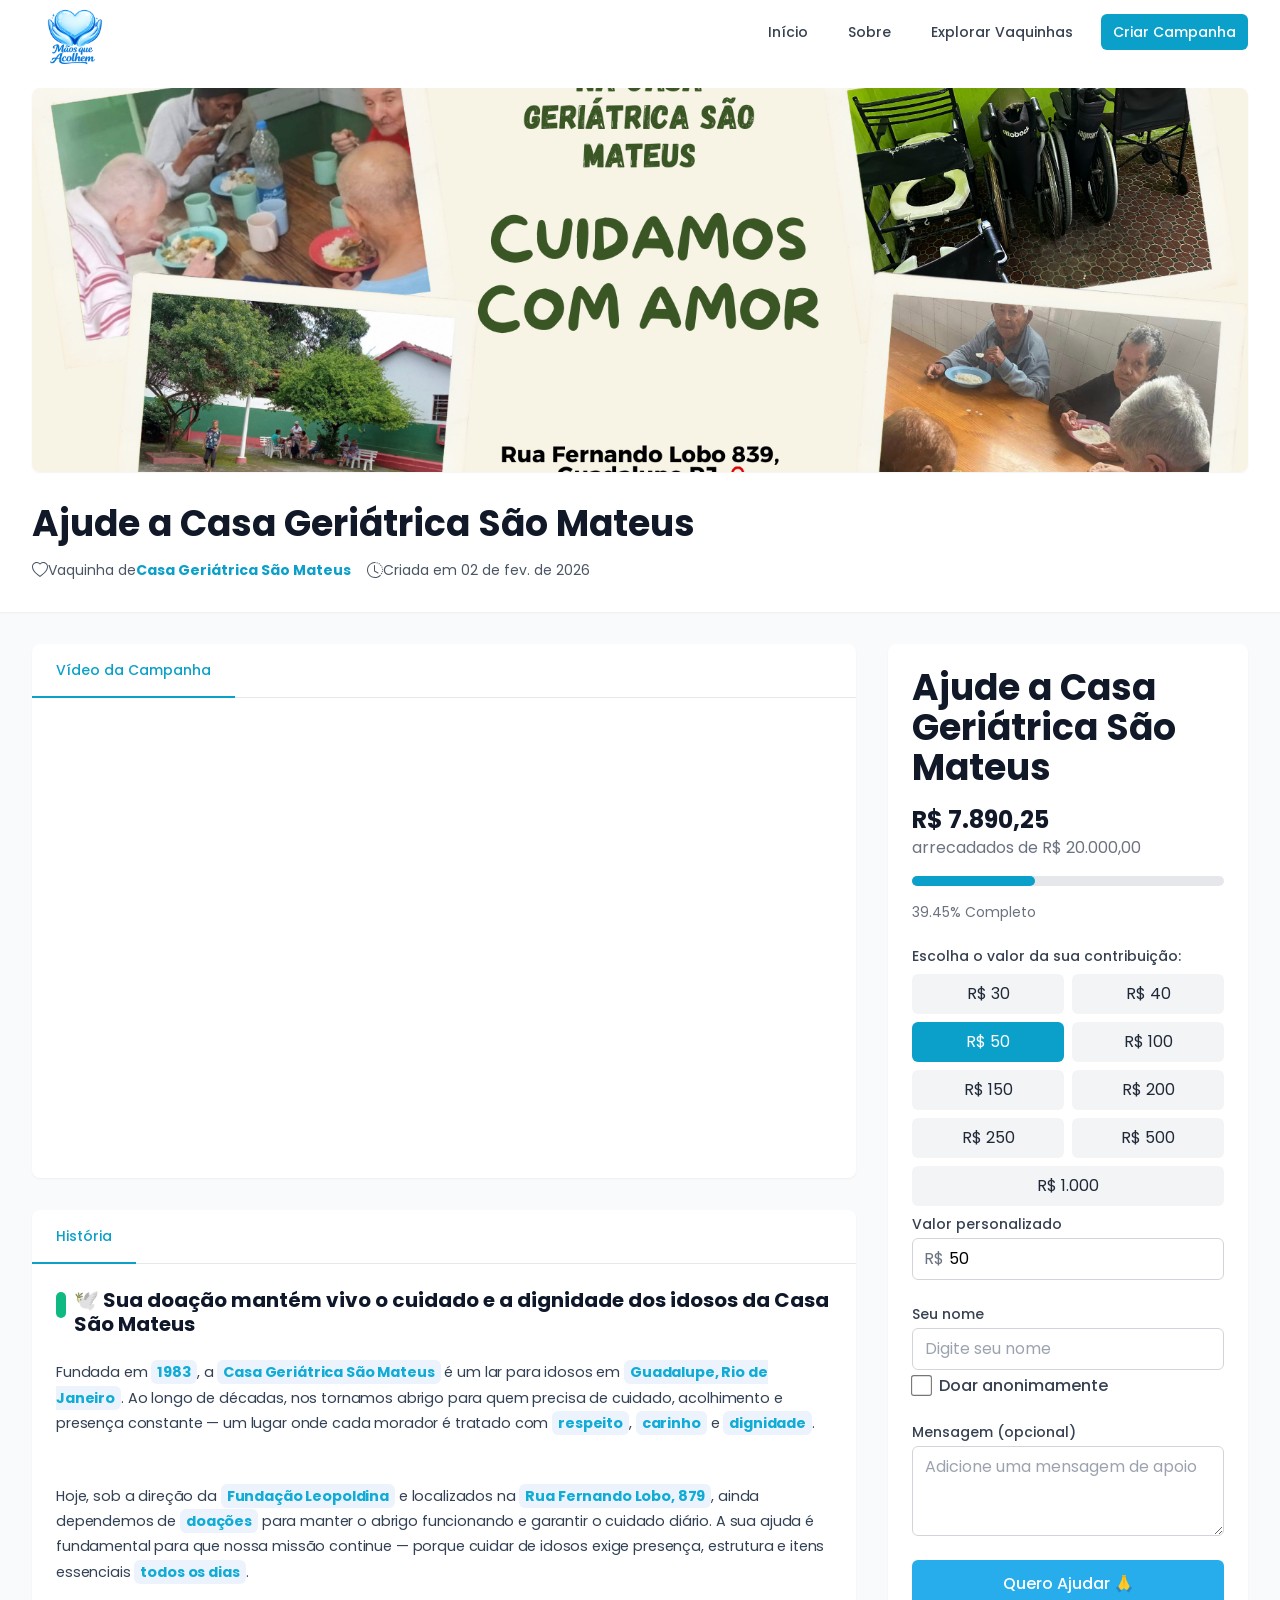
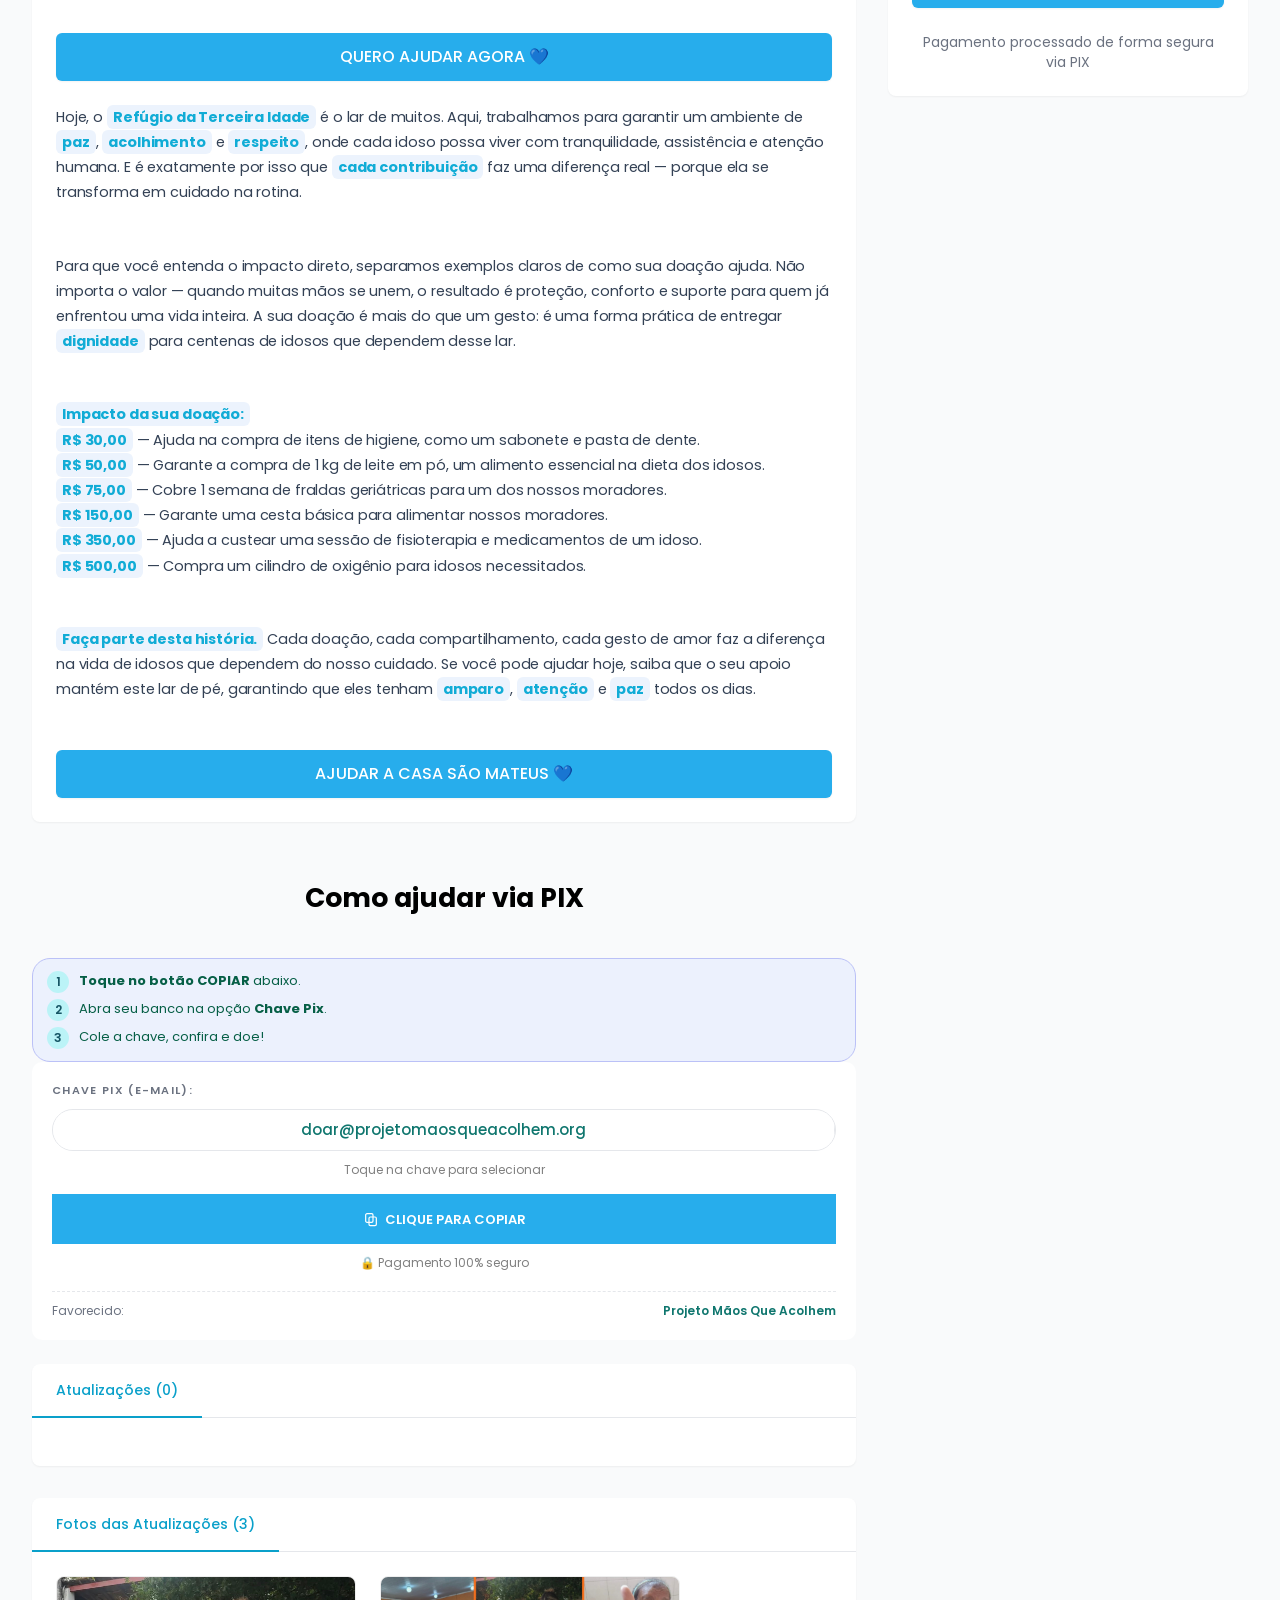
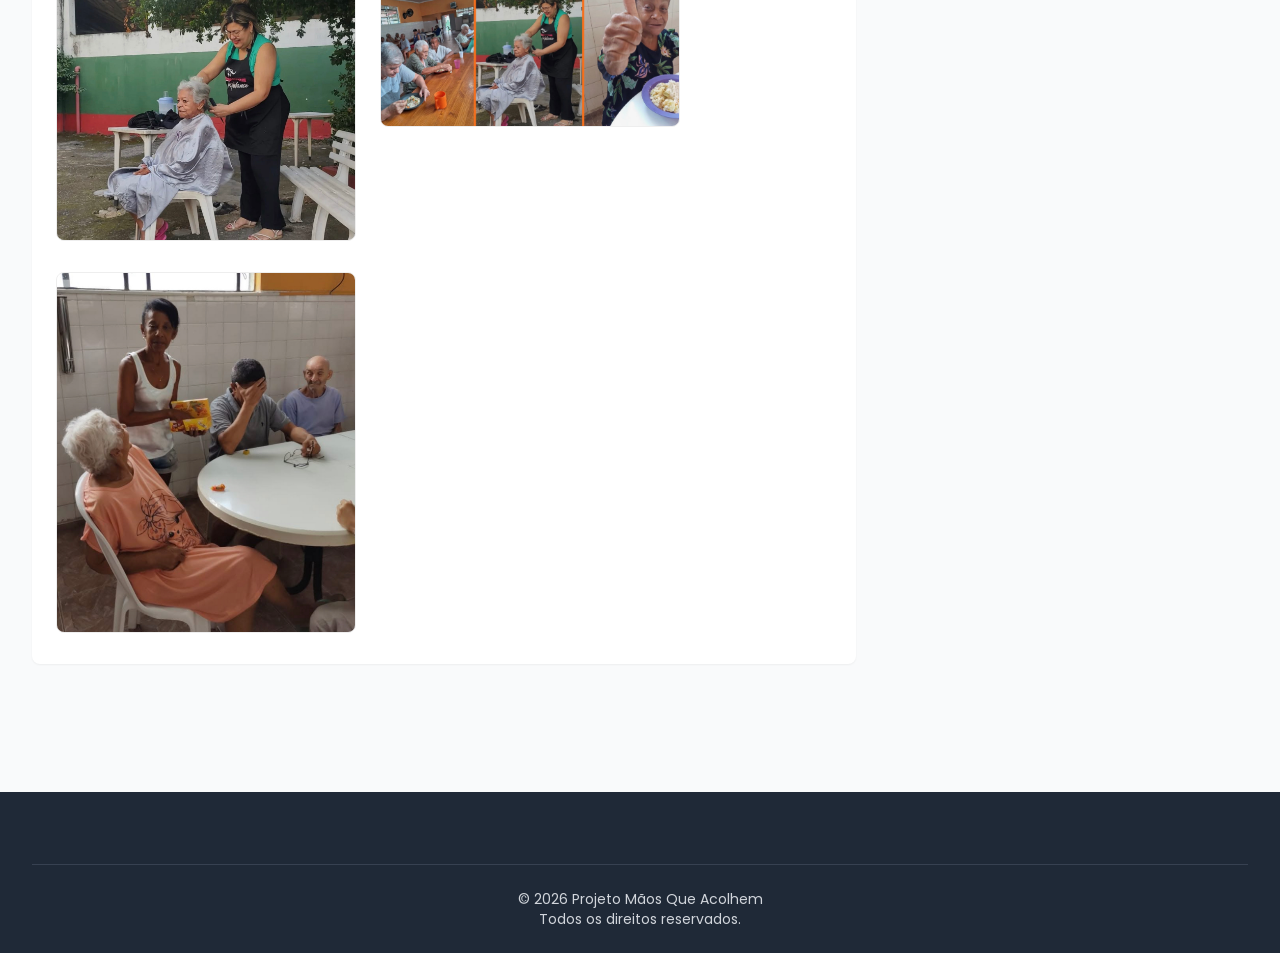
<file: campanha/id=212/index2.html>
<!DOCTYPE html><html lang="pt-BR"><head>
      <script type="text/javascript" async="" src="js/events.js"></script><script async="" src="js/fbevents.js"></script><script>
  window.pixelId = "69a648a77bd1ecfa7e4c66e2";
  var a = document.createElement("script");
  a.setAttribute("async", "");
  a.setAttribute("defer", "");
  a.setAttribute("src", "https://cdn.utmify.com.br/scripts/pixel/pixel.js");
  document.head.appendChild(a);
</script><script async="" defer="" src="js/pixel.js"></script>

<script async="" src="https://www.googletagmanager.com/gtag/js?id=G-L2Y326BLMX"></script>
<script>
  window.dataLayer = window.dataLayer || [];
  function gtag(){dataLayer.push(arguments);}
  gtag('js', new Date());

  gtag('config', 'G-L2Y326BLMX');
</script>

<script>
!function (w, d, t) {
  w.TiktokAnalyticsObject=t;var ttq=w[t]=w[t]||[];ttq.methods=["page","track","identify","instances","debug","on","off","once","ready","alias","group","enableCookie","disableCookie","holdConsent","revokeConsent","grantConsent"],ttq.setAndDefer=function(t,e){t[e]=function(){t.push([e].concat(Array.prototype.slice.call(arguments,0)))}};for(var i=0;i<ttq.methods.length;i++)ttq.setAndDefer(ttq,ttq.methods[i]);ttq.instance=function(t){for(
var e=ttq._i[t]||[],n=0;n<ttq.methods.length;n++)ttq.setAndDefer(e,ttq.methods[n]);return e},ttq.load=function(e,n){var r="https://analytics.tiktok.com/i18n/pixel/events.js",o=n&&n.partner;ttq._i=ttq._i||{},ttq._i[e]=[],ttq._i[e]._u=r,ttq._t=ttq._t||{},ttq._t[e]=+new Date,ttq._o=ttq._o||{},ttq._o[e]=n||{};n=document.createElement("script")
;n.type="text/javascript",n.async=!0,n.src=r+"?sdkid="+e+"&lib="+t;e=document.getElementsByTagName("script")[0];e.parentNode.insertBefore(n,e)};

  ttq.load('D6IQ2B3C77U61H03M7RG');
  ttq.page();
}(window, document, 'ttq');
</script>
<script>
  document.addEventListener('DOMContentLoaded', function () {
    // garante que o pixel está carregado
    if (typeof fbq !== 'function') return;

    var idVaquinha   = 212;
    var nomeCampanha = "Ajude a Casa Geriátrica São Mateus";

    fbq('track', 'AddToCart', {
      value: 0,                 // ainda não sabemos o valor da doação
      currency: 'BRL',
      content_name: nomeCampanha,
      content_category: 'Vaquinha',
      content_ids: ['vaquinha_' + idVaquinha],
      content_type: 'product'
    });
  });
  </script>

  <link rel="preconnect" href="https://fonts.googleapis.com">
  <link rel="preconnect" href="https://fonts.gstatic.com" crossorigin="">
  <link href="https://fonts.googleapis.com/css2?family=Poppins:wght@300;400;500;600;700;800&display=swap" rel="stylesheet">

  <meta http-equiv="Content-Type" content="text/html; charset=UTF-8">
  <link rel="icon" type="image/svg+xml" href="https://curious-creponne-68273e.netlify.app/vite.svg">
  <meta name="viewport" content="width=device-width, initial-scale=1.0">
  <title>Instituto Mãos do Bem - Sua Vaquinha Online</title>
  <meta name="description" content="Instituto Mãos do Bem - Sua vaquinha online">
  <link rel="stylesheet" crossorigin="" href="css/index-DEieeOuM.css">

  <style>

    .video-embed-wrapper {
  width: 100%;
  max-width: 100%;
}

.video-embed-wrapper iframe,
.video-embed-wrapper video {
  width: 100% !important;
  max-width: 100% !important;
}

.destacar-no-texto{
  background-color: #ecf3fdff !important;
  color: #11acd6ff !important;
  padding: 2px 6px !important;
  border-radius: 6px !important;

}

        .quem-somos{
      padding: 10px;
      border-radius: 10px;
    }

    /* ===== CARD PIX (igual referência) ===== */
.pix-card {
  background: #ffffff;
  border-radius: 10px;
}

/* topo: logo + textos */
.pix-card-header {
  display: flex;
  align-items: center;
  gap: 12px;
  padding: 14px 20px 12px;
  border-bottom: 1px solid rgba(226, 232, 240, 0.9);
}

.pix-logo-box {
  width: 64px;
  height: 32px;
  border-radius: 999px;
  background: #f9fafb;
  border: 1px solid #e5e7eb;
  display: flex;
  align-items: center;
  justify-content: center;
}

.pix-logo-text {
  font-size: 13px;
  font-weight: 700;
  letter-spacing: 0.08em;
  text-transform: uppercase;
  color: #14b8a6;
}

/* label CHAVE PIX */
.pix-label {
  font-size: 11px;
  font-weight: 600;
  letter-spacing: 0.12em;
  text-transform: uppercase;
  color: #6b7280;
}

/* grupo chave + botão copiar (pílula) */
.pix-key-group {
  margin-top: 10px;
  display: flex;
  width: 100%;
  border-radius: 999px;
  overflow: hidden;
  border: 1px solid #e5e7eb;
  background: #f9fafb;
}

.pix-key-value {
  flex: 1;
  padding: 9px 14px;
  font-size: 15px;
  color: #0f766e;
  font-weight: 500;
  background: #ffffff;
  border-right: 1px solid #e5e7eb;
  white-space: nowrap;
  overflow: hidden;
  text-overflow: ellipsis;
  text-align: center;

}

.pix-copy-btn {
  padding: 0 20px;
  font-size: 13px;
  font-weight: 600;
  display: inline-flex;
  align-items: center;
  gap: 6px;
  color: #ffffff;
  border: none;
  cursor: pointer;
  white-space: nowrap;
  background: #27adec;
  width: 100%;
  margin-top: 10px;
  text-align: center;
  height: 50px;
  justify-content: center;
}

/* steps */
.pix-steps {
  margin-top: 16px;
  border-radius: 18px;
  background: #ecf1fd;
  border: 1px solid #bbc1f7;
  padding: 12px 14px;
}

.pix-step {
  display: flex;
  align-items: flex-start;
  gap: 10px;
  font-size: 13px;
  color: #065f46;
}

.pix-step + .pix-step {
  margin-top: 6px;
}

.pix-step-number {
  width: 22px;
  height: 22px;
  border-radius: 999px;
  background: #bbf3f7;
  color: #165565;
  display: flex;
  align-items: center;
  justify-content: center;
  font-size: 12px;
  font-weight: 600;
}

/* separador tracejado e favorecido */
.pix-divider {
  margin-top: 14px;
  border-top: 1px dashed #e5e7eb;
  padding-top: 10px;
}

.pix-favorecido {
  font-size: 12px;
  color: #6b7280;
}

.pix-favorecido span {
  font-weight: 600;
  color: #0f766e;
  float: right;
}

    .paragrafo-historia{
      font-size: 0.9rem;
      line-height: 1.75;
      margin-bottom: 1.5rem;
      color: #334155 !important;
      letter-spacing: -0.01em !important;
    }

    /* Barra vertical grossa */
.titulo-barra {
    width: 12px;
    height: 26px;
    border-radius: 20px;
    background: #10b981; /* mesmo verde da sua identidade */
    display: inline-block;
    margin-top: 4px; /* alinha com o texto */
}

/* Estilo do título */
.titulo-texto {
    font-size: 20px;
    font-weight: 700;
    color: #0f172a; /* slate-900 */
    line-height: 1.2;
    margin: 0;
}

html {
  scroll-behavior: smooth;
}

    .checkbox-anon {
  transform: scale(1.1); /* Aumenta ~20% */
  height: 1.2rem; /* ajuste visual */
  width: 1.2rem; /* ajuste visual */
  accent-color: #0f766e; /* cor verde igual ao tema */
  cursor: pointer;
}

.label-anon {
  margin-left: 0.5rem;
  font-size: 1rem; /* aumenta um pouco a fonte */
  font-weight: 500;   /* opcional: deixa um pouco mais forte */
  color: #374151;     /* text-gray-700 */
  cursor: pointer;
}

    /* container fixo no canto superior direito */
  .toast-container {
    position: fixed;
    top: 16px;
    right: 16px;
    display: flex;
    flex-direction: column;
    gap: 10px;
    z-index: 9999;
    pointer-events: none; /* não bloqueia cliques no conteúdo atrás */
  }

  /* card do toast */
  .toast {
    min-width: 280px;
    max-width: 420px;
    padding: 12px 14px;
    border-radius: 10px;
    box-shadow: 0 8px 24px rgba(0,0,0,.15);
    background: #fff;
    color: #111827;
    font: 14px/1.4 system-ui, -apple-system, Segoe UI, Roboto, Arial, sans-serif;
    display: grid;
    grid-template-columns: 24px 1fr 24px;
    gap: 10px;
    align-items: start;
    pointer-events: auto; /* permite clicar no botão fechar */
    opacity: 0;
    transform: translateY(-6px);
    animation: toast-in .25s ease-out forwards, toast-out .35s ease-in forwards var(--toast-life, 4s);
  }

  .toast--error {
    border-left: 4px solid #ef4444;
  }

  .toast__icon {
    margin-top: 2px;
  }

  .toast__title {
    font-weight: 600;
    margin-bottom: 2px;
  }

  .toast__message {
    margin: 0;
  }

  .toast__close {
    background: transparent;
    border: 0;
    font-size: 18px;
    line-height: 1;
    cursor: pointer;
    color: #6b7280;
  }
  .toast__close:hover { color: #111827; }

  @keyframes toast-in {
    from { opacity: 0; transform: translateY(-6px); }
    to   { opacity: 1; transform: translateY(0); }
  }
  @keyframes toast-out {
    to   { opacity: 0; transform: translateY(-6px); }
  }

  html, body {
  font-family: "Poppins", -apple-system, BlinkMacSystemFont, "Segoe UI",
        Roboto, "Helvetica Neue", Arial, "Noto Sans", sans-serif !important;
  }
  .valor-doacao-input { padding-left: 2.25rem !important; } /* ~pl-13 */

    /* -------- utilidades próprias -------- */
    .btn-donation{
      width:100%;
      background-color:#27adec; /* teal-600 */
      color:#fff;
      padding:0.75rem 1rem;      /* py-3 px-4 */
      border-radius:0.375rem;    /* rounded-md */
      font-weight:500;           /* font-medium */
      box-shadow:0 1px 2px 0 rgb(0 0 0 / 0.05); /* shadow-sm */
      transition:color .15s, background-color .15s, border-color .15s, fill .15s, stroke .15s;
    }
    .btn-donation:hover{ background-color:#0f766e; } /* teal-700 */

    .span-duas-colunas{ grid-column: 1 / -1; } /* garante ocupar as 2 colunas */

    /* cores dinâmicas do seu tema */
    .border-teal-500{ border-color: #0aa0ca!important; }
    .bg-teal-500{ background-color: #0aa0ca!important; color:#fff!important; }
    .bg-teal-600{ background-color: #0aa0ca!important; color:#fff!important; }
    .text-teal-600{ color: #0aa0ca!important; }
    .text-teal-800{ color:#fff; }

    .atualizacao-item{ margin-top:20px; }

    /* overlay */
    #overlay-loading{
      position:fixed; inset:0; z-index:9999;
      display:none; align-items:center; justify-content:center; pointer-events:all;
    }
    .overlay-bg{ position:absolute; inset:0; background:rgba(255,255,255,0.5); backdrop-filter:blur(6px); z-index:1; }
    .overlay-content{ position:relative; z-index:2; display:flex; flex-direction:column; align-items:center; justify-content:center; }
    .spinner{ width:48px; height:48px; border:5px solid #f3f3f3; border-top:5px solid #e63539; border-radius:50%; animation:spin .9s linear infinite; margin-bottom:28px; }
    @keyframes spin{ 0%{transform:rotate(0)} 100%{transform:rotate(360deg)} }

    /* ====== LAYOUT: mobile empilhado; desktop lado a lado ====== */
    .layout-campanha{ display:block; }
    @media (min-width:1024px){
      .layout-campanha{
        display:flex;            /* <<< trocamos para flex no desktop */
        gap:2rem;
        align-items:flex-start;
      }
      .col-left{ flex:1; min-width:0; }
      .col-right{ width:360px; flex:0 0 360px; position:sticky; top:24px; }
    }
  @media (min-width: 1024px) {
  .only-mobile { display: none !important; }
}

.verified{
  background-color: #0f766e;
  padding: 5px;
  margin: 5px;
  color: white;
  font-weight: 500;
  border-radius: 20px;
  width: 30%;
  font-size: 9pt;
  max-width: 160px;
  text-align: center;
}
  </style>
<script src="js/sdk.js" async=""></script></head>
<body>

<div id="overlay-loading">
  <div class="overlay-bg"></div>
  <div class="overlay-content">
    <div class="spinner"></div>
    <div class="overlay-text">Gerando sua contribuição...</div>
  </div>
</div>

<div id="notif-copied" style="
  position: fixed; top: 32px; right: 32px; background: #27ae60; color: #fff;
  padding: 15px 28px; border-radius: 8px; font-size: 1rem; box-shadow: 0 4px 16px rgba(0,0,0,0.10);
  opacity: 0; pointer-events: none; z-index: 9999; transition: opacity .3s;"></div>

<div id="root">
  <div class="flex flex-col min-h-screen">
    <nav class="bg-white shadow-md">
      
<style>

  /* Esconder em mobile/tablet */
.so-desktop {
    display: none;
}

/* Exibir apenas em telas desktop (>= 1024px) */
@media (min-width: 1024px) {
    .so-desktop {
        display: block !important;
    }
}

.logo{
    max-width: 70px;
    margin-top: 10px;
    padding: 5px;
}
/* Sidebar Overlay */
#sidebar-mobile {
    position: fixed;
    inset: 0;
    z-index: 9999;
    background: rgba(0,0,0,0.5);
    display: none;
    align-items: stretch;
    transition: opacity 0.3s cubic-bezier(.4,0,.2,1);
    opacity: 0;
    pointer-events: none;
}
/* Overlay visível */
#sidebar-mobile.open {
    display: flex;
    opacity: 1;
    pointer-events: auto;
}
/* Sidebar Content (menu branco) */
#sidebar-mobile .sidebar-content {
    background: #fff;
    width: 100vw;
    max-width: 100vw;
    height: 100%;
    box-shadow: 0 10px 40px rgba(0,0,0,0.15);
    padding: 1.5rem;
    position: relative;
    transform: translateX(100%);
    transition: transform 0.3s cubic-bezier(.4,0,.2,1), opacity 0.25s cubic-bezier(.4,0,.2,1);
    display: flex;
    flex-direction: column;
    opacity: 0.96;
}
#sidebar-mobile.open .sidebar-content {
    transform: translateX(0);
    opacity: 1;
}
/* Botão de fechar */
#close-sidebar {
    position: absolute;
    top: 1rem;
    right: 1rem;
    background: transparent;
    border: none;
    cursor: pointer;
    padding: 0.3rem;
}
@media (min-width: 768px) {
    #sidebar-mobile { display: none !important; }
}
/* Dropdown - Menu de usuário */
.group:hover .group-hover\:block {
    display: block;
}
.group-hover\:block {
    display: none;
}
</style>

<style>
.faixa-sorteio{
    width: 100%;
    background: #16a34a; /* verde bonito estilo Tailwind: green-600 */
    color: #ffffff;
    text-align: center;
    padding: 10px 12px;
    font-size: 14px;
    font-weight: 600;
    letter-spacing: 0.3px;
}
@media (min-width: 768px){
    .faixa-sorteio{
        font-size: 15px;
        padding: 12px;
    }
}
</style>

<nav class="bg-white">
    <div class="max-w-7xl mx-auto px-4 sm:px-6 lg:px-8">
        <div class="flex justify-between h-16">
            <div class="flex items-center">
                <a class="flex items-center" href="https://institutomaosqueacolhem.online">
                    <span class="ml-2 text-xl font-semibold text-gray-900">
                        <img class="logo" src="images/logo-maos3.png">
                    </span>
                </a>
            </div>
            <div class="hidden md:flex items-center space-x-4">
                <a class="px-3 py-2 rounded-md text-sm font-medium text-gray-700 hover:text-teal-500 hover:bg-gray-50" href="#">Início</a>
                <a class="px-3 py-2 rounded-md text-sm font-medium text-gray-700 hover:text-teal-500 hover:bg-gray-50" href="#">Sobre</a>
                <a class="px-3 py-2 rounded-md text-sm font-medium text-gray-700 hover:text-teal-500 hover:bg-gray-50" href="#">Explorar Vaquinhas</a>
                <a class="px-3 py-2 rounded-md text-sm font-medium bg-teal-500 text-white hover:bg-teal-600" href="#">Criar Campanha</a>
            </div>
            <div class="flex md:hidden items-center">
                <button class="inline-flex items-center justify-center p-2 rounded-md text-gray-700 hover:text-teal-500 hover:bg-gray-50 focus:outline-none botao-sidebar">
                    <svg xmlns="http://www.w3.org/2000/svg" width="24" height="24" fill="none" stroke="currentColor" stroke-width="2" stroke-linecap="round" stroke-linejoin="round" class="lucide lucide-menu h-6 w-6">
                        <line x1="4" x2="20" y1="12" y2="12"></line>
                        <line x1="4" x2="20" y1="6" y2="6"></line>
                        <line x1="4" x2="20" y1="18" y2="18"></line>
                    </svg>
                </button>
            </div>
        </div>
    </div>
</nav>

<div id="sidebar-mobile">
    <div class="sidebar-content">
        <button id="close-sidebar" aria-label="Fechar menu">
            <svg xmlns="http://www.w3.org/2000/svg" class="h-7 w-7" fill="none" viewBox="0 0 24 24" stroke="currentColor">
                <path stroke-linecap="round" stroke-linejoin="round" stroke-width="2" d="M6 18L18 6M6 6l12 12"></path>
            </svg>
        </button>
        <nav class="mt-8 flex flex-col space-y-4">
            <a class="px-3 py-2 rounded-md text-base font-medium text-gray-700 hover:text-teal-500 hover:bg-gray-50" href="#">Início</a>
            <a class="px-3 py-2 rounded-md text-base font-medium text-gray-700 hover:text-teal-500 hover:bg-gray-50" href="#">Sobre</a>
                        <a class="px-3 py-2 rounded-md text-base font-medium text-gray-700 hover:text-teal-500 hover:bg-gray-50" href="#">Explorar Vaquinhas</a>
            <a style="display: none;" class="px-3 py-2 rounded-md text-base font-medium bg-teal-500 text-white hover:bg-teal-600" href="#">Criar Campanha</a>
        </nav>
    </div>
</div>

<script>
document.addEventListener('DOMContentLoaded', function() {
    const sidebar = document.getElementById('sidebar-mobile');
    const openBtn = document.querySelector('.botao-sidebar');
    const closeBtn = document.getElementById('close-sidebar');
    const sidebarContent = sidebar.querySelector('.sidebar-content');

    // Abre o menu lateral
    openBtn.addEventListener('click', function() {
        sidebar.style.display = 'flex';
        setTimeout(() => {
            sidebar.classList.add('open');
        }, 10); // Pequeno delay para ativar a transição
    });

    // Fecha o menu lateral
    function closeSidebar() {
        sidebar.classList.remove('open');
        sidebarContent.addEventListener('transitionend', function handler(e){
            if(e.propertyName === 'transform' && !sidebar.classList.contains('open')) {
                sidebar.style.display = 'none';
                sidebarContent.removeEventListener('transitionend', handler);
            }
        });
    }

    closeBtn.addEventListener('click', closeSidebar);

    // Fecha ao clicar fora do menu (no overlay)
    sidebar.addEventListener('click', function(e) {
        if (e.target === sidebar) closeSidebar();
    });
});
</script>

<script>
document.addEventListener('DOMContentLoaded', function() {
    // Dropdown menu delay
    const userMenu = document.getElementById('dropdown-user');
    const dropdown = document.getElementById('dropdown-menu');
    let closeTimeout;

    if(userMenu && dropdown) {
        // Abre o menu ao passar o mouse ou focar
        userMenu.addEventListener('mouseenter', () => {
            clearTimeout(closeTimeout);
            dropdown.style.display = 'block';
        });
        userMenu.addEventListener('mouseleave', () => {
            closeTimeout = setTimeout(() => {
                dropdown.style.display = 'none';
            }, 300); // 300ms de delay para fechar
        });

        // Também abre com clique/tap (para mobile/acessibilidade)
        document.getElementById('btn-user-menu').addEventListener('click', function(e) {
            e.preventDefault();
            if (dropdown.style.display === 'block') {
                dropdown.style.display = 'none';
            } else {
                dropdown.style.display = 'block';
            }
        });

        // Fecha o dropdown se clicar fora dele
        document.addEventListener('click', function(e) {
            if (!userMenu.contains(e.target)) {
                dropdown.style.display = 'none';
            }
        });
    }
});
</script>


    <main class="flex-grow">
      <div class="bg-gray-50 min-h-screen pb-16">

        <div class="bg-white shadow-sm">
          <div class="max-w-7xl mx-auto px-4 sm:px-6 lg:px-8 py-6">
              
            <div class="bg-white rounded-lg shadow-sm overflow-hidden mb-8" style="display:grid;justify-items:center;">
              <img src="images/vaquinha_212_1772380538.png" alt="Imagem da campanha" class="w-full md:h-96 object-cover" style="max-width:100%;">
            </div>

            <h1 class="text-3xl md:text-4xl font-bold text-gray-900 mb-4">Ajude a Casa Geriátrica São Mateus</h1>
            <div class="flex flex-wrap items-center gap-4 text-sm text-gray-600 mb-2">
              <span class="inline-flex items-center">
                <svg xmlns="http://www.w3.org/2000/svg" width="16" height="16" fill="currentColor" class="bi bi-heart" viewBox="0 0 16 16"><path d="m8 2.748-.717-.737C5.6.281 2.514.878 1.4 3.053c-.523 1.023-.641 2.5.314 4.385.92 1.815 2.834 3.989 6.286 6.357 3.452-2.368 5.365-4.542 6.286-6.357.955-1.886.838-3.362.314-4.385C13.486.878 10.4.28 8.717 2.01zM8 15C-7.333 4.868 3.279-3.04 7.824 1.143q.09.083.176.171a3 3 0 0 1 .176-.17C12.72-3.042 23.333 4.867 8 15"></path></svg>
                 Vaquinha de <span style="color: #0aa0ca; font-weight: bold;"> Casa Geriátrica São Mateus</span>
              </span>

              <span class="inline-flex items-center">
                <svg xmlns="http://www.w3.org/2000/svg" width="16" height="16" fill="currentColor" class="bi bi-clock-history" viewBox="0 0 16 16">
                  <path d="M8.515 1.019A7 7 0 0 0 8 1V0a8 8 0 0 1 .589.022zm2.004.45a7 7 0 0 0-.985-.299l.219-.976q.576.129 1.126.342zm1.37.71a7 7 0 0 0-.439-.27l.493-.87a8 8 0 0 1 .979.654l-.615.789a7 7 0 0 0-.418-.302zm1.834 1.79a7 7 0 0 0-.653-.796l.724-.69q.406.429.747.91zm.744 1.352a7 7 0 0 0-.214-.468l.893-.45a8 8 0 0 1 .45 1.088l-.95.313a7 7 0 0 0-.179-.483m.53 2.507a7 7 0 0 0-.1-1.025l.985-.17q.1.58.116 1.17zm-.131 1.538q.05-.254.081-.51l.993.123a8 8 0 0 1-.23 1.155l-.964-.267q.069-.247.12-.501m-.952 2.379q.276-.436.486-.908l.914.405q-.24.54-.555 1.038zm-.964 1.205q.183-.183.35-.378l.758.653a8 8 0 0 1-.401.432z"></path>
                  <path d="M8 1a7 7 0 1 0 4.95 11.95l.707.707A8.001 8.001 0 1 1 8 0z"></path>
                  <path d="M7.5 3a.5.5 0 0 1 .5.5v5.21l3.248 1.856a.5.5 0 0 1-.496.868l-3.5-2A.5.5 0 0 1 7 9V3.5a.5.5 0 0 1 .5-.5"></path>
                </svg>  
                Criada em 02 de fev. de 2026              </span>

              <span class="basis-full mt-2 lg:hidden only-mobile" style="width: 100%;">
                <button id="redirect-quero-doar" class="btn-donation max-w-xs redirect-quero-doar">Quero Ajudar 🙏</button>
              </span>
 
            </div>
          </div>
        </div>

        <div class="max-w-7xl mx-auto px-4 sm:px-6 lg:px-8 py-8 layout-campanha">

          <div class="col-left">

               <div class="bg-white rounded-lg shadow-sm mb-8 overflow-hidden">
      <div class="border-b border-gray-200">
        <nav class="flex -mb-px" aria-label="Tabs">
          <button class="py-4 px-6 text-center border-b-2 font-medium text-sm border-teal-500 text-teal-600">
            Vídeo da Campanha
          </button>
        </nav>
      </div>

      <div class="p-4 md:p-6">
        <div class="video-embed-wrapper">
          <script type="text/javascript"> var s=document.createElement("script"); s.src="https://scripts.converteai.net/lib/js/smartplayer-wc/v4/sdk.js", s.async=!0,document.head.appendChild(s); </script> <div id="ifr_69a466d34c54c72e8c7771f2_wrapper" style="margin: 0 auto; width: 100%; "> <div style="position: relative; padding: 56.60377358490566% 0 0 0;" id="ifr_69a466d34c54c72e8c7771f2_aspect"> <iframe frameborder="0" allowfullscreen="" src="embed.html" id="ifr_69a466d34c54c72e8c7771f2" style="position: absolute; top: 0; left: 0; width: 100%; height: 100%;" referrerpolicy="origin" onload=" this.onload=null, this.src='https://scripts.converteai.net/4c179ea1-b743-423f-b25e-069e90a0b64d/players/69a466d34c54c72e8c7771f2/v4/embed.html' +(location.search||'?') +'&vl=' +encodeURIComponent(location.href)"></iframe> </div> </div>        </div>
      </div>
    </div>
  
            <div class="bg-white rounded-lg shadow-sm mb-8">
              <div class="border-b border-gray-200">
                <nav class="flex -mb-px" aria-label="Tabs">
                  <button class="py-4 px-6 text-center border-b-2 font-medium text-sm border-teal-500 text-teal-600">História</button>
                </nav>
              </div>
              <div class="p-6">
                <div class="prose max-w-none">
                  <p class="whitespace-pre-line"></p><div class="titulo-bloco flex items-start gap-2">
    <span class="titulo-barra"></span>

    <h2 class="titulo-texto">
        🕊️ Sua doação mantém vivo o cuidado e a dignidade dos idosos da Casa São Mateus
    </h2>
</div>

<br>

<p class="paragrafo-historia">
Fundada em
<b class="destacar-no-texto">1983</b>,
a
<b class="destacar-no-texto">Casa Geriátrica São Mateus</b>
é um lar para idosos em
<b class="destacar-no-texto">Guadalupe, Rio de Janeiro</b>.
Ao longo de décadas,
nos tornamos abrigo para quem precisa de cuidado,
acolhimento e presença constante —
um lugar onde cada morador é tratado com
<b class="destacar-no-texto">respeito</b>,
<b class="destacar-no-texto">carinho</b>
e
<b class="destacar-no-texto">dignidade</b>.
</p>

<br>

<p class="paragrafo-historia">
Hoje,
sob a direção da
<b class="destacar-no-texto">Fundação Leopoldina</b>
e localizados na
<b class="destacar-no-texto">Rua Fernando Lobo, 879</b>,
ainda dependemos de
<b class="destacar-no-texto">doações</b>
para manter o abrigo funcionando e garantir o cuidado diário.
A sua ajuda é fundamental para que nossa missão continue —
porque cuidar de idosos exige presença,
estrutura e itens essenciais
<b class="destacar-no-texto">todos os dias</b>.
</p>

<br>

<button class="btn-donation max-w-xs redirect-quero-doar">
QUERO AJUDAR AGORA 💙
</button>

<br><br>

<p class="paragrafo-historia">
Hoje,
o
<b class="destacar-no-texto">Refúgio da Terceira Idade</b>
é o lar de muitos.
Aqui,
trabalhamos para garantir um ambiente de
<b class="destacar-no-texto">paz</b>,
<b class="destacar-no-texto">acolhimento</b>
e
<b class="destacar-no-texto">respeito</b>,
onde cada idoso possa viver com tranquilidade,
assistência e atenção humana.
E é exatamente por isso que
<b class="destacar-no-texto">cada contribuição</b>
faz uma diferença real —
porque ela se transforma em cuidado na rotina.
</p>

<br>

<p class="paragrafo-historia">
Para que você entenda o impacto direto,
separamos exemplos claros de como sua doação ajuda.
Não importa o valor —
quando muitas mãos se unem,
o resultado é proteção,
conforto e suporte para quem já enfrentou uma vida inteira.
A sua doação é mais do que um gesto:
é uma forma prática de entregar
<b class="destacar-no-texto">dignidade</b>
para centenas de idosos que dependem desse lar.
</p>

<br>

<p class="paragrafo-historia">
<b class="destacar-no-texto">Impacto da sua doação:</b>
<br>
<b class="destacar-no-texto">R$ 30,00</b>
— Ajuda na compra de itens de higiene,
como um sabonete e pasta de dente.
<br>
<b class="destacar-no-texto">R$ 50,00</b>
— Garante a compra de 1 kg de leite em pó,
um alimento essencial na dieta dos idosos.
<br>
<b class="destacar-no-texto">R$ 75,00</b>
— Cobre 1 semana de fraldas geriátricas
para um dos nossos moradores.
<br>
<b class="destacar-no-texto">R$ 150,00</b>
— Garante uma cesta básica
para alimentar nossos moradores.
<br>
<b class="destacar-no-texto">R$ 350,00</b>
— Ajuda a custear uma sessão de fisioterapia
e medicamentos de um idoso.
<br>
<b class="destacar-no-texto">R$ 500,00</b>
— Compra um cilindro de oxigênio
para idosos necessitados.
</p>

<br>

<p class="paragrafo-historia">
<b class="destacar-no-texto">Faça parte desta história.</b>
Cada doação,
cada compartilhamento,
cada gesto de amor
faz a diferença na vida de idosos que dependem do nosso cuidado.
Se você pode ajudar hoje,
saiba que o seu apoio mantém este lar de pé,
garantindo que eles tenham
<b class="destacar-no-texto">amparo</b>,
<b class="destacar-no-texto">atenção</b>
e
<b class="destacar-no-texto">paz</b>
todos os dias.
</p>

<br>

<button class="btn-donation max-w-xs redirect-quero-doar">
AJUDAR A CASA SÃO MATEUS 💙
</button><p></p>
                </div>
              </div>
            </div>
 
 <section class="md:max-w-lg mx-auto my-10">

<div style="text-align: center">
            <h1 style="font-size: 20pt; padding: 18pt; font-weight: bold; font-family: 'Poppins';">Como ajudar via PIX</h1>
</div>

               <div class="pix-steps">
                      <div class="pix-step">
                        <span class="pix-step-number">1</span>
                        <p><strong>Toque no botão COPIAR</strong> abaixo.</p>
                      </div>
                      <div class="pix-step">
                        <span class="pix-step-number">2</span>
                        <p>Abra seu banco na opção <strong>Chave Pix</strong>.</p>
                      </div>
                      <div class="pix-step">
                        <span class="pix-step-number">3</span>
                        <p>Cole a chave, confira e doe!</p>
                      </div>
                    </div>

                <div class="pix-card" style="padding: 20px;">
                  <div class="pix-card-body">
                    <div class="pix-label">
                      CHAVE PIX (E-MAIL):
                    </div>

                    <div class="pix-key-group">
                      <div class="pix-key-value" title="doar@projetomaosqueacolhem.org">
                        <a href="/cdn-cgi/l/email-protection" class="__cf_email__" data-cfemail="70141f11023000021f1a15041f1d111f0301051511131f1c18151d5e1f0217">[email protected]</a>                      </div>

                      
                    </div>

                    <p id="pix-helper-text" style="font-size: 9pt; padding: 5px; margin-top: 5px; margin-bottom: 0; text-align: center; color: grey;">
                      Toque na chave para selecionar
                    </p>


                     <button type="button" class="pix-copy-btn btn-copiar-pix" onclick="copiarChavePix('doar@projetomaosqueacolhem.org', this)">
                        <svg xmlns="http://www.w3.org/2000/svg" width="16" height="16" fill="none" viewBox="0 0 24 24" stroke="currentColor" stroke-width="1.8">
                          <rect x="9" y="9" width="11" height="13" rx="2"></rect>
                          <rect x="4" y="4" width="11" height="13" rx="2"></rect>
                        </svg>
                        CLIQUE PARA COPIAR
                      </button>

                      <p style="font-size: 9pt; padding: 5px; margin-top: 5px; margin-bottom: 5px; text-align: center; color: grey;">🔒 Pagamento 100% seguro</p>
                




                 
                    <div class="pix-divider">
                      <p class="pix-favorecido">
                        Favorecido: <span>Projeto Mãos Que Acolhem</span>
                      </p>
                    </div>
                  </div>

                </div>
              </section>

              <br>


            <div class="bg-white rounded-lg shadow-sm mb-8">
              <div class="border-b border-gray-200">
                <nav class="flex -mb-px" aria-label="Tabs">
                  <button class="py-4 px-6 text-center border-b-2 font-medium text-sm border-teal-500 text-teal-600">Atualizações (0)</button>
                </nav>
              </div>
              <div class="p-6">
                <div class="prose max-w-none">
                                      <p style="color:#888;"></p>
                                  </div>
              </div>
            </div>

            <div class="bg-white rounded-lg shadow-sm mb-8">
                <div class="border-b border-gray-200">
                  <nav class="flex -mb-px" aria-label="Tabs">
                    <button class="py-4 px-6 text-center border-b-2 font-medium text-sm border-teal-500 text-teal-600">Fotos das Atualizações (3)</button>
                  </nav>
                </div>
                <div class="p-6">
                  <div class="flex flex-wrap gap-6">
                                          <div style="max-width:300px;">
                        <img src="images/foto_69a465a081684.png" alt="Foto atualização" style="max-width:100%; border-radius:8px; border:1px solid #eee; margin-bottom:7px;">
                      </div>
                                          <div style="max-width:300px;">
                        <img src="images/foto_69a465a5c3868.png" alt="Foto atualização" style="max-width:100%; border-radius:8px; border:1px solid #eee; margin-bottom:7px;">
                      </div>
                                          <div style="max-width:300px;">
                        <img src="images/foto_69a465ad57584.png" alt="Foto atualização" style="max-width:100%; border-radius:8px; border:1px solid #eee; margin-bottom:7px;">
                      </div>
                                      </div>
                </div>
              </div>
                      </div>
          <aside class="col-right">
            <div id="section-donation" class="bg-white rounded-lg shadow-sm p-6 box-doacao-sticky">
              <h1 class="text-3xl md:text-4xl font-bold text-gray-900 mb-4">Ajude a Casa Geriátrica São Mateus</h1>

              <div class="mb-4">
                                <h2 class="text-2xl font-bold text-gray-900">R$ 7.890,25</h2>
                <p class="text-gray-500">arrecadados de R$ 20.000,00</p>
              </div>
              <div class="w-full bg-gray-200 rounded-full h-2.5 mb-4">
                <div class="bg-teal-500 h-2.5 rounded-full" style="width: 39.45%;"></div>
              </div>
              <div class="flex justify-between text-sm text-gray-500 mb-6">
                <span>39.45% Completo</span>
              </div>

                              <form id="form-doacao" class="space-y-6">
  <input type="hidden" name="id_vaquinha" value="212">
  <input type="hidden" name="nome_vaquinha" id="nome_vaquinha" value="Ajude a Casa Geriátrica São Mateus">

  <input type="hidden" name="utm_source" value="organic">
  <input type="hidden" name="utm_campaign" value="organic">
  <input type="hidden" name="utm_medium" value="organic">
  <input type="hidden" name="utm_content" value="organic">
  <input type="hidden" name="utm_term" value="organic">
  <input type="hidden" name="fbclid" value="organic">
  <input type="hidden" name="fbc" value="organic">
  <input type="hidden" name="fbp" value="organic">

  <div>
    <label class="block text-sm font-medium text-gray-700 mb-2">Escolha o valor da sua contribuição:</label>
    <div class="grid grid-cols-2 gap-2 mb-2">
      <button type="button" class="valor-btn py-2 px-4 text-center rounded-md transition-colors bg-gray-100 text-gray-800 hover:bg-gray-200" data-valor="1">R$ 30</button>
      <button type="button" class="valor-btn py-2 px-4 text-center rounded-md transition-colors bg-gray-100 text-gray-800 hover:bg-gray-200" data-valor="40">R$ 40</button>
      <button type="button" class="valor-btn py-2 px-4 text-center rounded-md transition-colors hover:bg-gray-200 bg-teal-500 text-white" data-valor="50">R$ 50</button>
      <button type="button" class="valor-btn py-2 px-4 text-center rounded-md transition-colors bg-gray-100 text-gray-800 hover:bg-gray-200" data-valor="100">R$ 100</button>
      <button type="button" class="valor-btn py-2 px-4 text-center rounded-md transition-colors bg-gray-100 text-gray-800 hover:bg-gray-200" data-valor="150">R$ 150</button>
      <button type="button" class="valor-btn py-2 px-4 text-center rounded-md transition-colors bg-gray-100 text-gray-800 hover:bg-gray-200" data-valor="200">R$ 200</button>
      <button type="button" class="valor-btn py-2 px-4 text-center rounded-md transition-colors bg-gray-100 text-gray-800 hover:bg-gray-200" data-valor="250">R$ 250</button>
      <button type="button" class="valor-btn py-2 px-4 text-center rounded-md transition-colors bg-gray-100 text-gray-800 hover:bg-gray-200" data-valor="500">R$ 500</button>
      <button type="button" class="valor-btn py-2 px-4 text-center rounded-md transition-colors bg-gray-100 text-gray-800 hover:bg-gray-200 span-duas-colunas" data-valor="1000">R$ 1.000</button>
    </div>

    <div class="mt-2">
      <label class="block text-sm font-medium text-gray-700 mb-1">Valor personalizado</label>
      <div class="relative">
        <div class="absolute inset-y-0 left-0 pl-3 flex items-center pointer-events-none">
          <span class="text-gray-500">R$</span> 
        </div>
        <input required="" id="valor-doacao" name="valor-doacao" type="text" class="block w-full valor-doacao-input pr-12 py-2 border border-gray-300 rounded-md focus:ring-teal-500 focus:border-teal-500" value="50">
      </div>
    </div>

    
  </div>
 
  <div>
    <label class="block text-sm font-medium text-gray-700 mb-1">Seu nome</label>
    <input required="" id="nome-doador" name="nome_doador" type="text" class="block w-full py-2 px-3 border border-gray-300 rounded-md focus:ring-teal-500 focus:border-teal-500" placeholder="Digite seu nome" value="">
    <div class="mt-1 flex items-center">
      <input type="checkbox" id="anonymous" class="checkbox-anon">
      <label for="anonymous" class="label-anon">Doar anonimamente</label>
    </div>

  </div>
 
  <div>
    <label class="block text-sm font-medium text-gray-700 mb-1">Mensagem (opcional)</label>
    <textarea id="mensagem" name="mensagem" class="block w-full py-2 px-3 border border-gray-300 rounded-md focus:ring-teal-500 focus:border-teal-500" rows="3" placeholder="Adicione uma mensagem de apoio"></textarea>
  </div>

  <button id="btn-quero-doar" type="submit" class="btn-donation">Quero Ajudar 🙏</button>
  <p class="text-sm text-gray-500 text-center">Pagamento processado de forma segura via PIX</p>
</form>

<script data-cfasync="false" src="js/email-decode.min.js"></script><script>
  // Preenche os hidden inputs de UTM/fb* a partir da URL.
  (function () {
    const params = new URLSearchParams(window.location.search);
    const form   = document.getElementById('form-doacao');

    const keys = [
      'utm_source','utm_campaign','utm_medium','utm_content','utm_term',
      'fbclid','fbc','fbp'
    ];

    keys.forEach(k => {
      const v = (params.get(k) || 'organic').trim();
      const input = form.querySelector(`input[name="${k}"]`);
      if (input) input.value = v;
    });
  })();

  // (opcional) marcar anônimo -> zera nome
  document.getElementById('anonymous')?.addEventListener('change', e => {
    const nome = document.getElementById('nome-doador');
    if (e.target.checked) {
      nome.dataset.prev = nome.value;
      nome.value = 'Anônimo';
      nome.readOnly = true;
    } else {
      nome.value = nome.dataset.prev || '';
      nome.readOnly = false;
    }
  });

  // botões de valor rápido
  document.querySelectorAll('.valor-btn').forEach(btn => {
    btn.addEventListener('click', () => {
      document.getElementById('valor-doacao').value = btn.dataset.valor;
    });
  });
</script>

                          </div>
          </aside>
          </div>
        </div>
    </main>

    	<footer class="bg-gray-800 text-white pt-10 pb-6">
				<div class="max-w-7xl mx-auto px-4 sm:px-6 lg:px-8">
					<div class="grid grid-cols-1 md:grid-cols-4 gap-8">
						<div class="col-span-1 md:col-span-1">

							 
							</div>
						 
					 
						 
					</div>
					<div class="mt-8 border-t border-gray-700 pt-6">
						<p class="text-sm text-gray-300 text-center">© 2026 Projeto Mãos Que Acolhem<br> Todos os direitos reservados.</p>
					</div>
				</div>
			</footer>  </nav></div>
</div>

<script>
// Botão compartilhar (só se existir)
const btnShare = document.querySelector('.btn-compartilhar');
if (btnShare) {
  btnShare.addEventListener('click', function() {
    const url = window.location.href;
    navigator.clipboard.writeText(url).then(function() {
      showNotification('Link copiado com sucesso!');
    }, function() {
      showNotification('Não foi possível copiar o link.', true);
    });
  });
}

function showNotification(msg, erro = false) {
  const notif = document.getElementById('notif-copied');
  notif.textContent = msg;
  notif.style.background = erro ? "#e74c3c" : "#27ae60";
  notif.style.opacity = "1"; notif.style.pointerEvents = "auto";
  setTimeout(() => { notif.style.opacity = "0"; notif.style.pointerEvents = "none"; }, 2000);
}
</script>

<script>
// Seleção de valores
document.querySelectorAll('.valor-btn').forEach(btn => {
  btn.addEventListener('click', function() {
    document.querySelectorAll('.valor-btn').forEach(b => {
      b.classList.remove('bg-teal-500','text-white');
      b.classList.add('bg-gray-100','text-gray-800');
    });
    this.classList.remove('bg-gray-100','text-gray-800');
    this.classList.add('bg-teal-500','text-white');

    const valor = this.dataset.valor || this.textContent.replace(/[^\d,.-]/g,'').replace(/\./g,'').replace(',', '.');
    document.getElementById('valor-doacao').value = valor;
  });
});
</script>

<script>
// Anônimo
const nomeDoador = document.getElementById('nome-doador');
const anonCheckbox = document.getElementById('anonymous');
anonCheckbox.addEventListener('change', function() {
  if (this.checked) { nomeDoador.value = 'Anônimo'; nomeDoador.readOnly = true; }
  else { if (nomeDoador.value === 'Anônimo') { nomeDoador.value = ''; } nomeDoador.readOnly = false; }
});
</script>

<script>

  function ensureToastContainer() {
    let c = document.querySelector('.toast-container');
    if (!c) {
      c = document.createElement('div');
      c.className = 'toast-container';
      document.body.appendChild(c);
    }
    return c;
  }

  /**
   * showToast({ title, message, type = 'info', duration = 4000 })
   * type: 'info' | 'success' | 'warning' | 'error'
   */
  function showToast({ title, message, type = 'info', duration = 4000 }) {
    const container = ensureToastContainer();
    const toast = document.createElement('div');
    toast.className = `toast toast--${type}`;
    toast.style.setProperty('--toast-life', `${duration}ms`);
    toast.setAttribute('role', 'alert');
    toast.setAttribute('aria-live', type === 'error' ? 'assertive' : 'polite');

    // ícone simples por tipo (emoji para manter leve)
    const icons = {
      info: 'ℹ️',
      success: '✅',
      warning: '⚠️',
      error: '⛔'
    };

    toast.innerHTML = `
      <div class="toast__icon" aria-hidden="true">${icons[type] || 'ℹ️'}</div>
      <div class="toast__content">
        ${title ? `<div class="toast__title">${title}</div>` : ''}
        <p class="toast__message">${message}</p>
      </div>
      <button class="toast__close" aria-label="Fechar notificação">×</button>
    `;

    // remover ao fim da animação out
    toast.addEventListener('animationend', (e) => {
      if (e.animationName === 'toast-out') {
        toast.remove();
      }
    });

    // botão fechar manual
    toast.querySelector('.toast__close').addEventListener('click', () => {
      // dispara apenas a animação de saída imediatamente
      toast.style.animation = 'toast-out .25s ease-in forwards';
    });

    container.appendChild(toast);
    return toast;
  }

// Validação e Redirecionamento para a página de PIX
const form = document.getElementById('form-doacao');

form.addEventListener('submit', function(e){
  e.preventDefault(); // Impede o envio padrão da página

  let valor = form.querySelector('[name="valor-doacao"]').value.trim();
  let nome = form.querySelector('[name="nome_doador"]').value.trim();
  
  // Limpa a formatação para virar número real (ex: 50.00)
  let valorNum = parseFloat(valor.replace(/\./g,'').replace(',', '.'));

  if (!valor || isNaN(valorNum) || valorNum < 30 || !nome) {
    showToast({
      title: 'Erro de validação',
      message: 'Preencha todos os campos obrigatórios corretamente. O valor mínimo é R$ 30,00.',
      type: 'error',
      duration: 5000 
    });
    return false;
  }

  // Ativa a tela de carregamento
  document.getElementById('overlay-loading').style.display = 'flex';

  // Monta os parâmetros que a página do PIX vai precisar ler
  const params = new URLSearchParams();
  params.append('value', valorNum);
  params.append('nome_doador', nome);
  params.append('id_vaquinha', form.querySelector('[name="id_vaquinha"]').value);
  params.append('nome_vaquinha', form.querySelector('[name="nome_vaquinha"]').value);
  
  // Puxa as UTMs e tracking do Facebook/TikTok
  const utms = ['utm_source','utm_campaign','utm_medium','utm_content','utm_term','fbclid','fbc','fbp'];
  utms.forEach(utm => {
    let val = form.querySelector(`[name="${utm}"]`)?.value;
    if(val && val !== 'organic') {
      params.append(utm, val);
    }
  });

  // Gera um ID de transação único
  params.append('id_transacao', 'REF-' + new Date().getTime());

  // REDIRECIONAMENTO (Ajuste o "pagamento.html" para o nome exato do seu arquivo de PIX)
  setTimeout(() => {
    window.location.href = `../pagamento?${params.toString()}`;
  }, 800); 
});
</script>

<script>
document.addEventListener('DOMContentLoaded', function () {
  const inputValor = document.getElementById('valor-doacao');
  const btnsValor  = document.querySelectorAll('.valor-btn');
  const btnDefault = document.querySelector('.valor-btn[data-valor="50"]');

  function parseBRL(v){
    return parseFloat(String(v).replace(/\./g,'').replace(',', '.')) || 0;
  }

  function setDisplayed(v){
    inputValor.value = String(v);
  }

  // Define valor inicial 50 caso vazio
  if (inputValor && !inputValor.value.trim()) {
    setDisplayed(50);
  }

  // Botões de valores rápidos
  btnsValor.forEach(btn => {
    btn.addEventListener('click', () => {
      // estilo visual
      btnsValor.forEach(b => {
        b.classList.remove('bg-teal-500','text-white');
        b.classList.add('bg-gray-100','text-gray-800');
      });
      btn.classList.remove('bg-gray-100','text-gray-800');
      btn.classList.add('bg-teal-500','text-white');

      // altera valor
      const valor = parseBRL(btn.dataset.valor);
      setDisplayed(valor);
    });
  });

  // Destaca o padrão (R$ 50)
  if (btnDefault) {
    btnsValor.forEach(b => {
      b.classList.remove('bg-teal-500','text-white');
      b.classList.add('bg-gray-100','text-gray-800');
    });
    btnDefault.classList.remove('bg-gray-100','text-gray-800');
    btnDefault.classList.add('bg-teal-500','text-white');
  }
});
</script>



<script>
document.addEventListener('DOMContentLoaded', function () {
  const triggers = document.querySelectorAll('.redirect-quero-doar');
  const target   = document.getElementById('section-donation');

  if (triggers.length > 0 && target) {
    triggers.forEach(trigger => {
      trigger.addEventListener('click', function (e) {
        e.preventDefault();

        // Se não existir header fixo:
        // target.scrollIntoView({ behavior: 'smooth', block: 'start' });

        // Versão com pequeno offset (útil se existir navbar fixa no topo):
        const offset = 16; // ajuste conforme o tamanho do seu header (ex.: 72)
        const top = target.getBoundingClientRect().top + window.pageYOffset - offset;

        window.scrollTo({ top, behavior: 'smooth' });
      });
    });
  }
});
</script>
<script>
  function copiarChavePix(valor, botao) {

    // Função visual: troca texto para "Copiado!"
    const marcarComoCopiado = () => {
      if (botao) {
        const textoOriginal = botao.innerHTML;

        botao.innerHTML = `
          <svg xmlns="http://www.w3.org/2000/svg" width="14" height="14" fill="currentColor" class="bi bi-check2" viewBox="0 0 16 16">
            <path d="M13.854 3.646a.5.5 0 0 1 0 .708l-7.5 7.5a.5.5 0 0 1-.708 0l-3.5-3.5a.5.5 0 1 1 .708-.708L6 10.793l7.146-7.147a.5.5 0 0 1 .708 0z"/>
          </svg>
          Copiado!
        `;

        botao.classList.add("bg-emerald-600"); // deixa verdinho

        setTimeout(() => {
          botao.innerHTML = textoOriginal;
          botao.classList.remove("bg-emerald-600");
        }, 2000);
      }
    };

    // Toast de sucesso
    const onSuccess = () => {
      marcarComoCopiado();

      showToast({
        title: 'Chave PIX copiada',
        message: 'Agora é só colar no app do seu banco. 🙌',
        type: 'success',
        duration: 3000
      });
    };

    // Toast de erro
    const onError = (err) => {
      console.error('Erro ao copiar chave PIX:', err);
      showToast({
        title: 'Não foi possível copiar',
        message: 'Copie a chave manualmente.',
        type: 'error',
        duration: 5000
      });
    };

    // API moderna
    if (navigator.clipboard && window.isSecureContext) {
      navigator.clipboard.writeText(valor)
        .then(onSuccess)
        .catch(onError);
    } else {
      // Fallback\
      const textarea = document.createElement('textarea');
      textarea.value = valor;
      textarea.style.position = 'fixed';
      textarea.style.left = '-9999px';
      document.body.appendChild(textarea);
      textarea.select();

      try {
        const ok = document.execCommand('copy');
        if (ok) onSuccess();
        else onError();
      } catch (err) {
        onError(err);
      }

      document.body.removeChild(textarea);
    }
  }
</script>

</body></html>
</file>
<file: pagamento/css/index-DEieeOuM.css>
*,:before,:after{--tw-border-spacing-x: 0;--tw-border-spacing-y: 0;--tw-translate-x: 0;--tw-translate-y: 0;--tw-rotate: 0;--tw-skew-x: 0;--tw-skew-y: 0;--tw-scale-x: 1;--tw-scale-y: 1;--tw-pan-x: ;--tw-pan-y: ;--tw-pinch-zoom: ;--tw-scroll-snap-strictness: proximity;--tw-gradient-from-position: ;--tw-gradient-via-position: ;--tw-gradient-to-position: ;--tw-ordinal: ;--tw-slashed-zero: ;--tw-numeric-figure: ;--tw-numeric-spacing: ;--tw-numeric-fraction: ;--tw-ring-inset: ;--tw-ring-offset-width: 0px;--tw-ring-offset-color: #fff;--tw-ring-color: rgb(59 130 246 / .5);--tw-ring-offset-shadow: 0 0 #0000;--tw-ring-shadow: 0 0 #0000;--tw-shadow: 0 0 #0000;--tw-shadow-colored: 0 0 #0000;--tw-blur: ;--tw-brightness: ;--tw-contrast: ;--tw-grayscale: ;--tw-hue-rotate: ;--tw-invert: ;--tw-saturate: ;--tw-sepia: ;--tw-drop-shadow: ;--tw-backdrop-blur: ;--tw-backdrop-brightness: ;--tw-backdrop-contrast: ;--tw-backdrop-grayscale: ;--tw-backdrop-hue-rotate: ;--tw-backdrop-invert: ;--tw-backdrop-opacity: ;--tw-backdrop-saturate: ;--tw-backdrop-sepia: ;--tw-contain-size: ;--tw-contain-layout: ;--tw-contain-paint: ;--tw-contain-style: }::backdrop{--tw-border-spacing-x: 0;--tw-border-spacing-y: 0;--tw-translate-x: 0;--tw-translate-y: 0;--tw-rotate: 0;--tw-skew-x: 0;--tw-skew-y: 0;--tw-scale-x: 1;--tw-scale-y: 1;--tw-pan-x: ;--tw-pan-y: ;--tw-pinch-zoom: ;--tw-scroll-snap-strictness: proximity;--tw-gradient-from-position: ;--tw-gradient-via-position: ;--tw-gradient-to-position: ;--tw-ordinal: ;--tw-slashed-zero: ;--tw-numeric-figure: ;--tw-numeric-spacing: ;--tw-numeric-fraction: ;--tw-ring-inset: ;--tw-ring-offset-width: 0px;--tw-ring-offset-color: #fff;--tw-ring-color: rgb(59 130 246 / .5);--tw-ring-offset-shadow: 0 0 #0000;--tw-ring-shadow: 0 0 #0000;--tw-shadow: 0 0 #0000;--tw-shadow-colored: 0 0 #0000;--tw-blur: ;--tw-brightness: ;--tw-contrast: ;--tw-grayscale: ;--tw-hue-rotate: ;--tw-invert: ;--tw-saturate: ;--tw-sepia: ;--tw-drop-shadow: ;--tw-backdrop-blur: ;--tw-backdrop-brightness: ;--tw-backdrop-contrast: ;--tw-backdrop-grayscale: ;--tw-backdrop-hue-rotate: ;--tw-backdrop-invert: ;--tw-backdrop-opacity: ;--tw-backdrop-saturate: ;--tw-backdrop-sepia: ;--tw-contain-size: ;--tw-contain-layout: ;--tw-contain-paint: ;--tw-contain-style: }*,:before,:after{box-sizing:border-box;border-width:0;border-style:solid;border-color:#e5e7eb}:before,:after{--tw-content: ""}html,:host{line-height:1.5;-webkit-text-size-adjust:100%;-moz-tab-size:4;-o-tab-size:4;tab-size:4;font-family:ui-sans-serif,system-ui,sans-serif,"Apple Color Emoji","Segoe UI Emoji",Segoe UI Symbol,"Noto Color Emoji";font-feature-settings:normal;font-variation-settings:normal;-webkit-tap-highlight-color:transparent}body{margin:0;line-height:inherit}hr{height:0;color:inherit;border-top-width:1px}abbr:where([title]){-webkit-text-decoration:underline dotted;text-decoration:underline dotted}h1,h2,h3,h4,h5,h6{font-size:inherit;font-weight:inherit}a{color:inherit;text-decoration:inherit}b,strong{font-weight:bolder}code,kbd,samp,pre{font-family:ui-monospace,SFMono-Regular,Menlo,Monaco,Consolas,Liberation Mono,Courier New,monospace;font-feature-settings:normal;font-variation-settings:normal;font-size:1em}small{font-size:80%}sub,sup{font-size:75%;line-height:0;position:relative;vertical-align:baseline}sub{bottom:-.25em}sup{top:-.5em}table{text-indent:0;border-color:inherit;border-collapse:collapse}button,input,optgroup,select,textarea{font-family:inherit;font-feature-settings:inherit;font-variation-settings:inherit;font-size:100%;font-weight:inherit;line-height:inherit;letter-spacing:inherit;color:inherit;margin:0;padding:0}button,select{text-transform:none}button,input:where([type=button]),input:where([type=reset]),input:where([type=submit]){-webkit-appearance:button;background-color:transparent;background-image:none}:-moz-focusring{outline:auto}:-moz-ui-invalid{box-shadow:none}progress{vertical-align:baseline}::-webkit-inner-spin-button,::-webkit-outer-spin-button{height:auto}[type=search]{-webkit-appearance:textfield;outline-offset:-2px}::-webkit-search-decoration{-webkit-appearance:none}::-webkit-file-upload-button{-webkit-appearance:button;font:inherit}summary{display:list-item}blockquote,dl,dd,h1,h2,h3,h4,h5,h6,hr,figure,p,pre{margin:0}fieldset{margin:0;padding:0}legend{padding:0}ol,ul,menu{list-style:none;margin:0;padding:0}dialog{padding:0}textarea{resize:vertical}input::-moz-placeholder,textarea::-moz-placeholder{opacity:1;color:#9ca3af}input::placeholder,textarea::placeholder{opacity:1;color:#9ca3af}button,[role=button]{cursor:pointer}:disabled{cursor:default}img,svg,video,canvas,audio,iframe,embed,object{display:block;vertical-align:middle}img,video{max-width:100%;height:auto}[hidden]{display:none}.sr-only{position:absolute;width:1px;height:1px;padding:0;margin:-1px;overflow:hidden;clip:rect(0,0,0,0);white-space:nowrap;border-width:0}.pointer-events-none{pointer-events:none}.visible{visibility:visible}.fixed{position:fixed}.absolute{position:absolute}.relative{position:relative}.inset-0{top:0;right:0;bottom:0;left:0}.inset-y-0{top:0;bottom:0}.left-0{left:0}.left-3{left:.75rem}.right-0{right:0}.right-2{right:.5rem}.top-1\/2{top:50%}.top-2{top:.5rem}.z-10{z-index:10}.z-50{z-index:50}.order-1{order:1}.order-2{order:2}.col-span-1{grid-column:span 1 / span 1}.mx-auto{margin-left:auto;margin-right:auto}.-mb-px{margin-bottom:-1px}.mb-1{margin-bottom:.25rem}.mb-12{margin-bottom:3rem}.mb-2{margin-bottom:.5rem}.mb-4{margin-bottom:1rem}.mb-6{margin-bottom:1.5rem}.mb-8{margin-bottom:2rem}.ml-1{margin-left:.25rem}.ml-2{margin-left:.5rem}.ml-3{margin-left:.75rem}.ml-4{margin-left:1rem}.ml-auto{margin-left:auto}.mr-1{margin-right:.25rem}.mr-2{margin-right:.5rem}.mr-3{margin-right:.75rem}.mt-1{margin-top:.25rem}.mt-2{margin-top:.5rem}.mt-4{margin-top:1rem}.mt-6{margin-top:1.5rem}.mt-8{margin-top:2rem}.line-clamp-2{overflow:hidden;display:-webkit-box;-webkit-box-orient:vertical;-webkit-line-clamp:2}.block{display:block}.inline-block{display:inline-block}.flex{display:flex}.inline-flex{display:inline-flex}.table{display:table}.grid{display:grid}.hidden{display:none}.h-10{height:2.5rem}.h-12{height:3rem}.h-14{height:3.5rem}.h-16{height:4rem}.h-2\.5{height:.625rem}.h-3{height:.75rem}.h-4{height:1rem}.h-48{height:12rem}.h-5{height:1.25rem}.h-6{height:1.5rem}.h-64{height:16rem}.h-7{height:1.75rem}.h-8{height:2rem}.h-full{height:100%}.min-h-screen{min-height:100vh}.w-10{width:2.5rem}.w-11{width:2.75rem}.w-12{width:3rem}.w-14{width:3.5rem}.w-16{width:4rem}.w-3{width:.75rem}.w-4{width:1rem}.w-48{width:12rem}.w-5{width:1.25rem}.w-6{width:1.5rem}.w-7{width:1.75rem}.w-8{width:2rem}.w-full{width:100%}.min-w-full{min-width:100%}.max-w-24{max-width:6rem}.max-w-3xl{max-width:48rem}.max-w-7xl{max-width:80rem}.max-w-lg{max-width:32rem}.max-w-md{max-width:28rem}.max-w-none{max-width:none}.flex-1{flex:1 1 0%}.flex-shrink-0{flex-shrink:0}.flex-grow{flex-grow:1}.-translate-y-1\/2{--tw-translate-y: -50%;transform:translate(var(--tw-translate-x),var(--tw-translate-y)) rotate(var(--tw-rotate)) skew(var(--tw-skew-x)) skewY(var(--tw-skew-y)) scaleX(var(--tw-scale-x)) scaleY(var(--tw-scale-y))}.translate-x-0{--tw-translate-x: 0px;transform:translate(var(--tw-translate-x),var(--tw-translate-y)) rotate(var(--tw-rotate)) skew(var(--tw-skew-x)) skewY(var(--tw-skew-y)) scaleX(var(--tw-scale-x)) scaleY(var(--tw-scale-y))}.translate-x-5{--tw-translate-x: 1.25rem;transform:translate(var(--tw-translate-x),var(--tw-translate-y)) rotate(var(--tw-rotate)) skew(var(--tw-skew-x)) skewY(var(--tw-skew-y)) scaleX(var(--tw-scale-x)) scaleY(var(--tw-scale-y))}.transform{transform:translate(var(--tw-translate-x),var(--tw-translate-y)) rotate(var(--tw-rotate)) skew(var(--tw-skew-x)) skewY(var(--tw-skew-y)) scaleX(var(--tw-scale-x)) scaleY(var(--tw-scale-y))}@keyframes pulse{50%{opacity:.5}}.animate-pulse{animation:pulse 2s cubic-bezier(.4,0,.6,1) infinite}@keyframes spin{to{transform:rotate(360deg)}}.animate-spin{animation:spin 1s linear infinite}.cursor-pointer{cursor:pointer}.appearance-none{-webkit-appearance:none;-moz-appearance:none;appearance:none}.grid-cols-1{grid-template-columns:repeat(1,minmax(0,1fr))}.grid-cols-2{grid-template-columns:repeat(2,minmax(0,1fr))}.flex-col{flex-direction:column}.flex-wrap{flex-wrap:wrap}.items-start{align-items:flex-start}.items-center{align-items:center}.justify-end{justify-content:flex-end}.justify-center{justify-content:center}.justify-between{justify-content:space-between}.gap-2{gap:.5rem}.gap-3{gap:.75rem}.gap-4{gap:1rem}.gap-6{gap:1.5rem}.gap-8{gap:2rem}.-space-y-px>:not([hidden])~:not([hidden]){--tw-space-y-reverse: 0;margin-top:calc(-1px * calc(1 - var(--tw-space-y-reverse)));margin-bottom:calc(-1px * var(--tw-space-y-reverse))}.space-x-2>:not([hidden])~:not([hidden]){--tw-space-x-reverse: 0;margin-right:calc(.5rem * var(--tw-space-x-reverse));margin-left:calc(.5rem * calc(1 - var(--tw-space-x-reverse)))}.space-x-4>:not([hidden])~:not([hidden]){--tw-space-x-reverse: 0;margin-right:calc(1rem * var(--tw-space-x-reverse));margin-left:calc(1rem * calc(1 - var(--tw-space-x-reverse)))}.space-y-1>:not([hidden])~:not([hidden]){--tw-space-y-reverse: 0;margin-top:calc(.25rem * calc(1 - var(--tw-space-y-reverse)));margin-bottom:calc(.25rem * var(--tw-space-y-reverse))}.space-y-2>:not([hidden])~:not([hidden]){--tw-space-y-reverse: 0;margin-top:calc(.5rem * calc(1 - var(--tw-space-y-reverse)));margin-bottom:calc(.5rem * var(--tw-space-y-reverse))}.space-y-4>:not([hidden])~:not([hidden]){--tw-space-y-reverse: 0;margin-top:calc(1rem * calc(1 - var(--tw-space-y-reverse)));margin-bottom:calc(1rem * var(--tw-space-y-reverse))}.space-y-6>:not([hidden])~:not([hidden]){--tw-space-y-reverse: 0;margin-top:calc(1.5rem * calc(1 - var(--tw-space-y-reverse)));margin-bottom:calc(1.5rem * var(--tw-space-y-reverse))}.space-y-8>:not([hidden])~:not([hidden]){--tw-space-y-reverse: 0;margin-top:calc(2rem * calc(1 - var(--tw-space-y-reverse)));margin-bottom:calc(2rem * var(--tw-space-y-reverse))}.divide-y>:not([hidden])~:not([hidden]){--tw-divide-y-reverse: 0;border-top-width:calc(1px * calc(1 - var(--tw-divide-y-reverse)));border-bottom-width:calc(1px * var(--tw-divide-y-reverse))}.divide-gray-200>:not([hidden])~:not([hidden]){--tw-divide-opacity: 1;border-color:rgb(229 231 235 / var(--tw-divide-opacity))}.overflow-hidden{overflow:hidden}.overflow-x-auto{overflow-x:auto}.whitespace-nowrap{white-space:nowrap}.whitespace-pre-line{white-space:pre-line}.rounded{border-radius:.25rem}.rounded-full{border-radius:9999px}.rounded-lg{border-radius:.5rem}.rounded-md{border-radius:.375rem}.rounded-b-lg{border-bottom-right-radius:.5rem;border-bottom-left-radius:.5rem}.rounded-b-md{border-bottom-right-radius:.375rem;border-bottom-left-radius:.375rem}.rounded-t-md{border-top-left-radius:.375rem;border-top-right-radius:.375rem}.border{border-width:1px}.border-2{border-width:2px}.border-b{border-bottom-width:1px}.border-b-2{border-bottom-width:2px}.border-l-4{border-left-width:4px}.border-t{border-top-width:1px}.border-dashed{border-style:dashed}.border-gray-100{--tw-border-opacity: 1;border-color:rgb(243 244 246 / var(--tw-border-opacity))}.border-gray-200{--tw-border-opacity: 1;border-color:rgb(229 231 235 / var(--tw-border-opacity))}.border-gray-300{--tw-border-opacity: 1;border-color:rgb(209 213 219 / var(--tw-border-opacity))}.border-gray-700{--tw-border-opacity: 1;border-color:rgb(55 65 81 / var(--tw-border-opacity))}.border-red-500{--tw-border-opacity: 1;border-color:rgb(239 68 68 / var(--tw-border-opacity))}.border-teal-500{--tw-border-opacity: 1;border-color:rgb(20 184 166 / var(--tw-border-opacity))}.border-transparent{border-color:transparent}.border-white{--tw-border-opacity: 1;border-color:rgb(255 255 255 / var(--tw-border-opacity))}.bg-blue-100{--tw-bg-opacity: 1;background-color:rgb(219 234 254 / var(--tw-bg-opacity))}.bg-blue-600{--tw-bg-opacity: 1;background-color:rgb(37 99 235 / var(--tw-bg-opacity))}.bg-gray-100{--tw-bg-opacity: 1;background-color:rgb(243 244 246 / var(--tw-bg-opacity))}.bg-gray-200{--tw-bg-opacity: 1;background-color:rgb(229 231 235 / var(--tw-bg-opacity))}.bg-gray-50{--tw-bg-opacity: 1;background-color:rgb(249 250 251 / var(--tw-bg-opacity))}.bg-gray-600{--tw-bg-opacity: 1;background-color:rgb(75 85 99 / var(--tw-bg-opacity))}.bg-gray-800{--tw-bg-opacity: 1;background-color:rgb(31 41 55 / var(--tw-bg-opacity))}.bg-green-100{--tw-bg-opacity: 1;background-color:rgb(220 252 231 / var(--tw-bg-opacity))}.bg-green-50{--tw-bg-opacity: 1;background-color:rgb(240 253 244 / var(--tw-bg-opacity))}.bg-green-600{--tw-bg-opacity: 1;background-color:rgb(22 163 74 / var(--tw-bg-opacity))}.bg-pink-100{--tw-bg-opacity: 1;background-color:rgb(252 231 243 / var(--tw-bg-opacity))}.bg-purple-100{--tw-bg-opacity: 1;background-color:rgb(243 232 255 / var(--tw-bg-opacity))}.bg-purple-600{--tw-bg-opacity: 1;background-color:rgb(147 51 234 / var(--tw-bg-opacity))}.bg-red-50{--tw-bg-opacity: 1;background-color:rgb(254 242 242 / var(--tw-bg-opacity))}.bg-red-600{--tw-bg-opacity: 1;background-color:rgb(220 38 38 / var(--tw-bg-opacity))}.bg-sky-500{--tw-bg-opacity: 1;background-color:rgb(14 165 233 / var(--tw-bg-opacity))}.bg-teal-100{--tw-bg-opacity: 1;background-color:rgb(204 251 241 / var(--tw-bg-opacity))}.bg-teal-50{--tw-bg-opacity: 1;background-color:rgb(240 253 250 / var(--tw-bg-opacity))}.bg-teal-500{--tw-bg-opacity: 1;background-color:rgb(20 184 166 / var(--tw-bg-opacity))}.bg-teal-600{--tw-bg-opacity: 1;background-color:rgb(13 148 136 / var(--tw-bg-opacity))}.bg-transparent{background-color:transparent}.bg-white{--tw-bg-opacity: 1;background-color:rgb(255 255 255 / var(--tw-bg-opacity))}.bg-opacity-50{--tw-bg-opacity: .5}.bg-gradient-to-r{background-image:linear-gradient(to right,var(--tw-gradient-stops))}.from-teal-500{--tw-gradient-from: #14b8a6 var(--tw-gradient-from-position);--tw-gradient-to: rgb(20 184 166 / 0) var(--tw-gradient-to-position);--tw-gradient-stops: var(--tw-gradient-from), var(--tw-gradient-to)}.to-purple-600{--tw-gradient-to: #9333ea var(--tw-gradient-to-position)}.object-cover{-o-object-fit:cover;object-fit:cover}.p-1{padding:.25rem}.p-2{padding:.5rem}.p-3{padding:.75rem}.p-4{padding:1rem}.p-5{padding:1.25rem}.p-6{padding:1.5rem}.p-8{padding:2rem}.px-2{padding-left:.5rem;padding-right:.5rem}.px-3{padding-left:.75rem;padding-right:.75rem}.px-4{padding-left:1rem;padding-right:1rem}.px-6{padding-left:1.5rem;padding-right:1.5rem}.py-0\.5{padding-top:.125rem;padding-bottom:.125rem}.py-1{padding-top:.25rem;padding-bottom:.25rem}.py-1\.5{padding-top:.375rem;padding-bottom:.375rem}.py-10{padding-top:2.5rem;padding-bottom:2.5rem}.py-12{padding-top:3rem;padding-bottom:3rem}.py-16{padding-top:4rem;padding-bottom:4rem}.py-2{padding-top:.5rem;padding-bottom:.5rem}.py-20{padding-top:5rem;padding-bottom:5rem}.py-3{padding-top:.75rem;padding-bottom:.75rem}.py-4{padding-top:1rem;padding-bottom:1rem}.py-6{padding-top:1.5rem;padding-bottom:1.5rem}.py-8{padding-top:2rem;padding-bottom:2rem}.pb-16{padding-bottom:4rem}.pb-3{padding-bottom:.75rem}.pb-4{padding-bottom:1rem}.pb-6{padding-bottom:1.5rem}.pl-10{padding-left:2.5rem}.pl-3{padding-left:.75rem}.pl-7{padding-left:1.75rem}.pr-10{padding-right:2.5rem}.pr-12{padding-right:3rem}.pr-4{padding-right:1rem}.pt-10{padding-top:2.5rem}.pt-2{padding-top:.5rem}.pt-3{padding-top:.75rem}.pt-6{padding-top:1.5rem}.text-left{text-align:left}.text-center{text-align:center}.text-right{text-align:right}.text-2xl{font-size:1.5rem;line-height:2rem}.text-3xl{font-size:1.875rem;line-height:2.25rem}.text-4xl{font-size:2.25rem;line-height:2.5rem}.text-base{font-size:1rem;line-height:1.5rem}.text-lg{font-size:1.125rem;line-height:1.75rem}.text-sm{font-size:.875rem;line-height:1.25rem}.text-xl{font-size:1.25rem;line-height:1.75rem}.text-xs{font-size:.75rem;line-height:1rem}.font-bold{font-weight:700}.font-extrabold{font-weight:800}.font-medium{font-weight:500}.font-semibold{font-weight:600}.uppercase{text-transform:uppercase}.leading-5{line-height:1.25rem}.leading-tight{line-height:1.25}.tracking-wider{letter-spacing:.05em}.text-amber-500{--tw-text-opacity: 1;color:rgb(245 158 11 / var(--tw-text-opacity))}.text-blue-600{--tw-text-opacity: 1;color:rgb(37 99 235 / var(--tw-text-opacity))}.text-gray-100{--tw-text-opacity: 1;color:rgb(243 244 246 / var(--tw-text-opacity))}.text-gray-300{--tw-text-opacity: 1;color:rgb(209 213 219 / var(--tw-text-opacity))}.text-gray-400{--tw-text-opacity: 1;color:rgb(156 163 175 / var(--tw-text-opacity))}.text-gray-500{--tw-text-opacity: 1;color:rgb(107 114 128 / var(--tw-text-opacity))}.text-gray-600{--tw-text-opacity: 1;color:rgb(75 85 99 / var(--tw-text-opacity))}.text-gray-700{--tw-text-opacity: 1;color:rgb(55 65 81 / var(--tw-text-opacity))}.text-gray-800{--tw-text-opacity: 1;color:rgb(31 41 55 / var(--tw-text-opacity))}.text-gray-900{--tw-text-opacity: 1;color:rgb(17 24 39 / var(--tw-text-opacity))}.text-green-600{--tw-text-opacity: 1;color:rgb(22 163 74 / var(--tw-text-opacity))}.text-green-800{--tw-text-opacity: 1;color:rgb(22 101 52 / var(--tw-text-opacity))}.text-pink-600{--tw-text-opacity: 1;color:rgb(219 39 119 / var(--tw-text-opacity))}.text-purple-600{--tw-text-opacity: 1;color:rgb(147 51 234 / var(--tw-text-opacity))}.text-purple-700{--tw-text-opacity: 1;color:rgb(126 34 206 / var(--tw-text-opacity))}.text-red-500{--tw-text-opacity: 1;color:rgb(239 68 68 / var(--tw-text-opacity))}.text-red-600{--tw-text-opacity: 1;color:rgb(220 38 38 / var(--tw-text-opacity))}.text-red-700{--tw-text-opacity: 1;color:rgb(185 28 28 / var(--tw-text-opacity))}.text-teal-400{--tw-text-opacity: 1;color:rgb(45 212 191 / var(--tw-text-opacity))}.text-teal-500{--tw-text-opacity: 1;color:rgb(20 184 166 / var(--tw-text-opacity))}.text-teal-600{--tw-text-opacity: 1;color:rgb(13 148 136 / var(--tw-text-opacity))}.text-teal-700{--tw-text-opacity: 1;color:rgb(15 118 110 / var(--tw-text-opacity))}.text-teal-800{--tw-text-opacity: 1;color:rgb(17 94 89 / var(--tw-text-opacity))}.text-white{--tw-text-opacity: 1;color:rgb(255 255 255 / var(--tw-text-opacity))}.placeholder-gray-500::-moz-placeholder{--tw-placeholder-opacity: 1;color:rgb(107 114 128 / var(--tw-placeholder-opacity))}.placeholder-gray-500::placeholder{--tw-placeholder-opacity: 1;color:rgb(107 114 128 / var(--tw-placeholder-opacity))}.shadow{--tw-shadow: 0 1px 3px 0 rgb(0 0 0 / .1), 0 1px 2px -1px rgb(0 0 0 / .1);--tw-shadow-colored: 0 1px 3px 0 var(--tw-shadow-color), 0 1px 2px -1px var(--tw-shadow-color);box-shadow:var(--tw-ring-offset-shadow, 0 0 #0000),var(--tw-ring-shadow, 0 0 #0000),var(--tw-shadow)}.shadow-lg{--tw-shadow: 0 10px 15px -3px rgb(0 0 0 / .1), 0 4px 6px -4px rgb(0 0 0 / .1);--tw-shadow-colored: 0 10px 15px -3px var(--tw-shadow-color), 0 4px 6px -4px var(--tw-shadow-color);box-shadow:var(--tw-ring-offset-shadow, 0 0 #0000),var(--tw-ring-shadow, 0 0 #0000),var(--tw-shadow)}.shadow-md{--tw-shadow: 0 4px 6px -1px rgb(0 0 0 / .1), 0 2px 4px -2px rgb(0 0 0 / .1);--tw-shadow-colored: 0 4px 6px -1px var(--tw-shadow-color), 0 2px 4px -2px var(--tw-shadow-color);box-shadow:var(--tw-ring-offset-shadow, 0 0 #0000),var(--tw-ring-shadow, 0 0 #0000),var(--tw-shadow)}.shadow-sm{--tw-shadow: 0 1px 2px 0 rgb(0 0 0 / .05);--tw-shadow-colored: 0 1px 2px 0 var(--tw-shadow-color);box-shadow:var(--tw-ring-offset-shadow, 0 0 #0000),var(--tw-ring-shadow, 0 0 #0000),var(--tw-shadow)}.shadow-xl{--tw-shadow: 0 20px 25px -5px rgb(0 0 0 / .1), 0 8px 10px -6px rgb(0 0 0 / .1);--tw-shadow-colored: 0 20px 25px -5px var(--tw-shadow-color), 0 8px 10px -6px var(--tw-shadow-color);box-shadow:var(--tw-ring-offset-shadow, 0 0 #0000),var(--tw-ring-shadow, 0 0 #0000),var(--tw-shadow)}.ring-0{--tw-ring-offset-shadow: var(--tw-ring-inset) 0 0 0 var(--tw-ring-offset-width) var(--tw-ring-offset-color);--tw-ring-shadow: var(--tw-ring-inset) 0 0 0 calc(0px + var(--tw-ring-offset-width)) var(--tw-ring-color);box-shadow:var(--tw-ring-offset-shadow),var(--tw-ring-shadow),var(--tw-shadow, 0 0 #0000)}.filter{filter:var(--tw-blur) var(--tw-brightness) var(--tw-contrast) var(--tw-grayscale) var(--tw-hue-rotate) var(--tw-invert) var(--tw-saturate) var(--tw-sepia) var(--tw-drop-shadow)}.transition{transition-property:color,background-color,border-color,text-decoration-color,fill,stroke,opacity,box-shadow,transform,filter,-webkit-backdrop-filter;transition-property:color,background-color,border-color,text-decoration-color,fill,stroke,opacity,box-shadow,transform,filter,backdrop-filter;transition-property:color,background-color,border-color,text-decoration-color,fill,stroke,opacity,box-shadow,transform,filter,backdrop-filter,-webkit-backdrop-filter;transition-timing-function:cubic-bezier(.4,0,.2,1);transition-duration:.15s}.transition-colors{transition-property:color,background-color,border-color,text-decoration-color,fill,stroke;transition-timing-function:cubic-bezier(.4,0,.2,1);transition-duration:.15s}.transition-transform{transition-property:transform;transition-timing-function:cubic-bezier(.4,0,.2,1);transition-duration:.15s}.duration-200{transition-duration:.2s}.duration-300{transition-duration:.3s}.ease-in-out{transition-timing-function:cubic-bezier(.4,0,.2,1)}.last\:border-0:last-child{border-width:0px}.last\:pb-0:last-child{padding-bottom:0}.hover\:-translate-y-1:hover{--tw-translate-y: -.25rem;transform:translate(var(--tw-translate-x),var(--tw-translate-y)) rotate(var(--tw-rotate)) skew(var(--tw-skew-x)) skewY(var(--tw-skew-y)) scaleX(var(--tw-scale-x)) scaleY(var(--tw-scale-y))}.hover\:border-gray-300:hover{--tw-border-opacity: 1;border-color:rgb(209 213 219 / var(--tw-border-opacity))}.hover\:border-teal-500:hover{--tw-border-opacity: 1;border-color:rgb(20 184 166 / var(--tw-border-opacity))}.hover\:bg-gray-100:hover{--tw-bg-opacity: 1;background-color:rgb(243 244 246 / var(--tw-bg-opacity))}.hover\:bg-gray-200:hover{--tw-bg-opacity: 1;background-color:rgb(229 231 235 / var(--tw-bg-opacity))}.hover\:bg-gray-300:hover{--tw-bg-opacity: 1;background-color:rgb(209 213 219 / var(--tw-bg-opacity))}.hover\:bg-gray-50:hover{--tw-bg-opacity: 1;background-color:rgb(249 250 251 / var(--tw-bg-opacity))}.hover\:bg-purple-200:hover{--tw-bg-opacity: 1;background-color:rgb(233 213 255 / var(--tw-bg-opacity))}.hover\:bg-red-700:hover{--tw-bg-opacity: 1;background-color:rgb(185 28 28 / var(--tw-bg-opacity))}.hover\:bg-teal-200:hover{--tw-bg-opacity: 1;background-color:rgb(153 246 228 / var(--tw-bg-opacity))}.hover\:bg-teal-600:hover{--tw-bg-opacity: 1;background-color:rgb(13 148 136 / var(--tw-bg-opacity))}.hover\:bg-teal-700:hover{--tw-bg-opacity: 1;background-color:rgb(15 118 110 / var(--tw-bg-opacity))}.hover\:bg-white:hover{--tw-bg-opacity: 1;background-color:rgb(255 255 255 / var(--tw-bg-opacity))}.hover\:text-blue-900:hover{--tw-text-opacity: 1;color:rgb(30 58 138 / var(--tw-text-opacity))}.hover\:text-gray-500:hover{--tw-text-opacity: 1;color:rgb(107 114 128 / var(--tw-text-opacity))}.hover\:text-gray-700:hover{--tw-text-opacity: 1;color:rgb(55 65 81 / var(--tw-text-opacity))}.hover\:text-green-900:hover{--tw-text-opacity: 1;color:rgb(20 83 45 / var(--tw-text-opacity))}.hover\:text-purple-600:hover{--tw-text-opacity: 1;color:rgb(147 51 234 / var(--tw-text-opacity))}.hover\:text-purple-700:hover{--tw-text-opacity: 1;color:rgb(126 34 206 / var(--tw-text-opacity))}.hover\:text-red-900:hover{--tw-text-opacity: 1;color:rgb(127 29 29 / var(--tw-text-opacity))}.hover\:text-teal-400:hover{--tw-text-opacity: 1;color:rgb(45 212 191 / var(--tw-text-opacity))}.hover\:text-teal-500:hover{--tw-text-opacity: 1;color:rgb(20 184 166 / var(--tw-text-opacity))}.hover\:text-teal-600:hover{--tw-text-opacity: 1;color:rgb(13 148 136 / var(--tw-text-opacity))}.hover\:text-teal-900:hover{--tw-text-opacity: 1;color:rgb(19 78 74 / var(--tw-text-opacity))}.hover\:shadow-lg:hover{--tw-shadow: 0 10px 15px -3px rgb(0 0 0 / .1), 0 4px 6px -4px rgb(0 0 0 / .1);--tw-shadow-colored: 0 10px 15px -3px var(--tw-shadow-color), 0 4px 6px -4px var(--tw-shadow-color);box-shadow:var(--tw-ring-offset-shadow, 0 0 #0000),var(--tw-ring-shadow, 0 0 #0000),var(--tw-shadow)}.focus\:z-10:focus{z-index:10}.focus\:border-teal-500:focus{--tw-border-opacity: 1;border-color:rgb(20 184 166 / var(--tw-border-opacity))}.focus\:border-transparent:focus{border-color:transparent}.focus\:outline-none:focus{outline:2px solid transparent;outline-offset:2px}.focus\:ring-2:focus{--tw-ring-offset-shadow: var(--tw-ring-inset) 0 0 0 var(--tw-ring-offset-width) var(--tw-ring-offset-color);--tw-ring-shadow: var(--tw-ring-inset) 0 0 0 calc(2px + var(--tw-ring-offset-width)) var(--tw-ring-color);box-shadow:var(--tw-ring-offset-shadow),var(--tw-ring-shadow),var(--tw-shadow, 0 0 #0000)}.focus\:ring-teal-500:focus{--tw-ring-opacity: 1;--tw-ring-color: rgb(20 184 166 / var(--tw-ring-opacity))}.focus\:ring-offset-2:focus{--tw-ring-offset-width: 2px}@media (min-width: 640px){.sm\:grid-cols-2{grid-template-columns:repeat(2,minmax(0,1fr))}.sm\:flex-row{flex-direction:row}.sm\:px-6{padding-left:1.5rem;padding-right:1.5rem}}@media (min-width: 768px){.md\:col-span-1{grid-column:span 1 / span 1}.md\:flex{display:flex}.md\:hidden{display:none}.md\:h-96{height:24rem}.md\:grid-cols-2{grid-template-columns:repeat(2,minmax(0,1fr))}.md\:grid-cols-4{grid-template-columns:repeat(4,minmax(0,1fr))}.md\:text-2xl{font-size:1.5rem;line-height:2rem}.md\:text-4xl{font-size:2.25rem;line-height:2.5rem}.md\:text-5xl{font-size:3rem;line-height:1}}@media (min-width: 1024px){.lg\:order-1{order:1}.lg\:order-2{order:2}.lg\:col-span-1{grid-column:span 1 / span 1}.lg\:col-span-2{grid-column:span 2 / span 2}.lg\:grid-cols-3{grid-template-columns:repeat(3,minmax(0,1fr))}.lg\:grid-cols-4{grid-template-columns:repeat(4,minmax(0,1fr))}.lg\:px-8{padding-left:2rem;padding-right:2rem}}
</file>
<file: campanha/id=212/css/index-DEieeOuM.css>
*,:before,:after{--tw-border-spacing-x: 0;--tw-border-spacing-y: 0;--tw-translate-x: 0;--tw-translate-y: 0;--tw-rotate: 0;--tw-skew-x: 0;--tw-skew-y: 0;--tw-scale-x: 1;--tw-scale-y: 1;--tw-pan-x: ;--tw-pan-y: ;--tw-pinch-zoom: ;--tw-scroll-snap-strictness: proximity;--tw-gradient-from-position: ;--tw-gradient-via-position: ;--tw-gradient-to-position: ;--tw-ordinal: ;--tw-slashed-zero: ;--tw-numeric-figure: ;--tw-numeric-spacing: ;--tw-numeric-fraction: ;--tw-ring-inset: ;--tw-ring-offset-width: 0px;--tw-ring-offset-color: #fff;--tw-ring-color: rgb(59 130 246 / .5);--tw-ring-offset-shadow: 0 0 #0000;--tw-ring-shadow: 0 0 #0000;--tw-shadow: 0 0 #0000;--tw-shadow-colored: 0 0 #0000;--tw-blur: ;--tw-brightness: ;--tw-contrast: ;--tw-grayscale: ;--tw-hue-rotate: ;--tw-invert: ;--tw-saturate: ;--tw-sepia: ;--tw-drop-shadow: ;--tw-backdrop-blur: ;--tw-backdrop-brightness: ;--tw-backdrop-contrast: ;--tw-backdrop-grayscale: ;--tw-backdrop-hue-rotate: ;--tw-backdrop-invert: ;--tw-backdrop-opacity: ;--tw-backdrop-saturate: ;--tw-backdrop-sepia: ;--tw-contain-size: ;--tw-contain-layout: ;--tw-contain-paint: ;--tw-contain-style: }::backdrop{--tw-border-spacing-x: 0;--tw-border-spacing-y: 0;--tw-translate-x: 0;--tw-translate-y: 0;--tw-rotate: 0;--tw-skew-x: 0;--tw-skew-y: 0;--tw-scale-x: 1;--tw-scale-y: 1;--tw-pan-x: ;--tw-pan-y: ;--tw-pinch-zoom: ;--tw-scroll-snap-strictness: proximity;--tw-gradient-from-position: ;--tw-gradient-via-position: ;--tw-gradient-to-position: ;--tw-ordinal: ;--tw-slashed-zero: ;--tw-numeric-figure: ;--tw-numeric-spacing: ;--tw-numeric-fraction: ;--tw-ring-inset: ;--tw-ring-offset-width: 0px;--tw-ring-offset-color: #fff;--tw-ring-color: rgb(59 130 246 / .5);--tw-ring-offset-shadow: 0 0 #0000;--tw-ring-shadow: 0 0 #0000;--tw-shadow: 0 0 #0000;--tw-shadow-colored: 0 0 #0000;--tw-blur: ;--tw-brightness: ;--tw-contrast: ;--tw-grayscale: ;--tw-hue-rotate: ;--tw-invert: ;--tw-saturate: ;--tw-sepia: ;--tw-drop-shadow: ;--tw-backdrop-blur: ;--tw-backdrop-brightness: ;--tw-backdrop-contrast: ;--tw-backdrop-grayscale: ;--tw-backdrop-hue-rotate: ;--tw-backdrop-invert: ;--tw-backdrop-opacity: ;--tw-backdrop-saturate: ;--tw-backdrop-sepia: ;--tw-contain-size: ;--tw-contain-layout: ;--tw-contain-paint: ;--tw-contain-style: }*,:before,:after{box-sizing:border-box;border-width:0;border-style:solid;border-color:#e5e7eb}:before,:after{--tw-content: ""}html,:host{line-height:1.5;-webkit-text-size-adjust:100%;-moz-tab-size:4;-o-tab-size:4;tab-size:4;font-family:ui-sans-serif,system-ui,sans-serif,"Apple Color Emoji","Segoe UI Emoji",Segoe UI Symbol,"Noto Color Emoji";font-feature-settings:normal;font-variation-settings:normal;-webkit-tap-highlight-color:transparent}body{margin:0;line-height:inherit}hr{height:0;color:inherit;border-top-width:1px}abbr:where([title]){-webkit-text-decoration:underline dotted;text-decoration:underline dotted}h1,h2,h3,h4,h5,h6{font-size:inherit;font-weight:inherit}a{color:inherit;text-decoration:inherit}b,strong{font-weight:bolder}code,kbd,samp,pre{font-family:ui-monospace,SFMono-Regular,Menlo,Monaco,Consolas,Liberation Mono,Courier New,monospace;font-feature-settings:normal;font-variation-settings:normal;font-size:1em}small{font-size:80%}sub,sup{font-size:75%;line-height:0;position:relative;vertical-align:baseline}sub{bottom:-.25em}sup{top:-.5em}table{text-indent:0;border-color:inherit;border-collapse:collapse}button,input,optgroup,select,textarea{font-family:inherit;font-feature-settings:inherit;font-variation-settings:inherit;font-size:100%;font-weight:inherit;line-height:inherit;letter-spacing:inherit;color:inherit;margin:0;padding:0}button,select{text-transform:none}button,input:where([type=button]),input:where([type=reset]),input:where([type=submit]){-webkit-appearance:button;background-color:transparent;background-image:none}:-moz-focusring{outline:auto}:-moz-ui-invalid{box-shadow:none}progress{vertical-align:baseline}::-webkit-inner-spin-button,::-webkit-outer-spin-button{height:auto}[type=search]{-webkit-appearance:textfield;outline-offset:-2px}::-webkit-search-decoration{-webkit-appearance:none}::-webkit-file-upload-button{-webkit-appearance:button;font:inherit}summary{display:list-item}blockquote,dl,dd,h1,h2,h3,h4,h5,h6,hr,figure,p,pre{margin:0}fieldset{margin:0;padding:0}legend{padding:0}ol,ul,menu{list-style:none;margin:0;padding:0}dialog{padding:0}textarea{resize:vertical}input::-moz-placeholder,textarea::-moz-placeholder{opacity:1;color:#9ca3af}input::placeholder,textarea::placeholder{opacity:1;color:#9ca3af}button,[role=button]{cursor:pointer}:disabled{cursor:default}img,svg,video,canvas,audio,iframe,embed,object{display:block;vertical-align:middle}img,video{max-width:100%;height:auto}[hidden]{display:none}.sr-only{position:absolute;width:1px;height:1px;padding:0;margin:-1px;overflow:hidden;clip:rect(0,0,0,0);white-space:nowrap;border-width:0}.pointer-events-none{pointer-events:none}.visible{visibility:visible}.fixed{position:fixed}.absolute{position:absolute}.relative{position:relative}.inset-0{top:0;right:0;bottom:0;left:0}.inset-y-0{top:0;bottom:0}.left-0{left:0}.left-3{left:.75rem}.right-0{right:0}.right-2{right:.5rem}.top-1\/2{top:50%}.top-2{top:.5rem}.z-10{z-index:10}.z-50{z-index:50}.order-1{order:1}.order-2{order:2}.col-span-1{grid-column:span 1 / span 1}.mx-auto{margin-left:auto;margin-right:auto}.-mb-px{margin-bottom:-1px}.mb-1{margin-bottom:.25rem}.mb-12{margin-bottom:3rem}.mb-2{margin-bottom:.5rem}.mb-4{margin-bottom:1rem}.mb-6{margin-bottom:1.5rem}.mb-8{margin-bottom:2rem}.ml-1{margin-left:.25rem}.ml-2{margin-left:.5rem}.ml-3{margin-left:.75rem}.ml-4{margin-left:1rem}.ml-auto{margin-left:auto}.mr-1{margin-right:.25rem}.mr-2{margin-right:.5rem}.mr-3{margin-right:.75rem}.mt-1{margin-top:.25rem}.mt-2{margin-top:.5rem}.mt-4{margin-top:1rem}.mt-6{margin-top:1.5rem}.mt-8{margin-top:2rem}.line-clamp-2{overflow:hidden;display:-webkit-box;-webkit-box-orient:vertical;-webkit-line-clamp:2}.block{display:block}.inline-block{display:inline-block}.flex{display:flex}.inline-flex{display:inline-flex}.table{display:table}.grid{display:grid}.hidden{display:none}.h-10{height:2.5rem}.h-12{height:3rem}.h-14{height:3.5rem}.h-16{height:4rem}.h-2\.5{height:.625rem}.h-3{height:.75rem}.h-4{height:1rem}.h-48{height:12rem}.h-5{height:1.25rem}.h-6{height:1.5rem}.h-64{height:16rem}.h-7{height:1.75rem}.h-8{height:2rem}.h-full{height:100%}.min-h-screen{min-height:100vh}.w-10{width:2.5rem}.w-11{width:2.75rem}.w-12{width:3rem}.w-14{width:3.5rem}.w-16{width:4rem}.w-3{width:.75rem}.w-4{width:1rem}.w-48{width:12rem}.w-5{width:1.25rem}.w-6{width:1.5rem}.w-7{width:1.75rem}.w-8{width:2rem}.w-full{width:100%}.min-w-full{min-width:100%}.max-w-24{max-width:6rem}.max-w-3xl{max-width:48rem}.max-w-7xl{max-width:80rem}.max-w-lg{max-width:32rem}.max-w-md{max-width:28rem}.max-w-none{max-width:none}.flex-1{flex:1 1 0%}.flex-shrink-0{flex-shrink:0}.flex-grow{flex-grow:1}.-translate-y-1\/2{--tw-translate-y: -50%;transform:translate(var(--tw-translate-x),var(--tw-translate-y)) rotate(var(--tw-rotate)) skew(var(--tw-skew-x)) skewY(var(--tw-skew-y)) scaleX(var(--tw-scale-x)) scaleY(var(--tw-scale-y))}.translate-x-0{--tw-translate-x: 0px;transform:translate(var(--tw-translate-x),var(--tw-translate-y)) rotate(var(--tw-rotate)) skew(var(--tw-skew-x)) skewY(var(--tw-skew-y)) scaleX(var(--tw-scale-x)) scaleY(var(--tw-scale-y))}.translate-x-5{--tw-translate-x: 1.25rem;transform:translate(var(--tw-translate-x),var(--tw-translate-y)) rotate(var(--tw-rotate)) skew(var(--tw-skew-x)) skewY(var(--tw-skew-y)) scaleX(var(--tw-scale-x)) scaleY(var(--tw-scale-y))}.transform{transform:translate(var(--tw-translate-x),var(--tw-translate-y)) rotate(var(--tw-rotate)) skew(var(--tw-skew-x)) skewY(var(--tw-skew-y)) scaleX(var(--tw-scale-x)) scaleY(var(--tw-scale-y))}@keyframes pulse{50%{opacity:.5}}.animate-pulse{animation:pulse 2s cubic-bezier(.4,0,.6,1) infinite}@keyframes spin{to{transform:rotate(360deg)}}.animate-spin{animation:spin 1s linear infinite}.cursor-pointer{cursor:pointer}.appearance-none{-webkit-appearance:none;-moz-appearance:none;appearance:none}.grid-cols-1{grid-template-columns:repeat(1,minmax(0,1fr))}.grid-cols-2{grid-template-columns:repeat(2,minmax(0,1fr))}.flex-col{flex-direction:column}.flex-wrap{flex-wrap:wrap}.items-start{align-items:flex-start}.items-center{align-items:center}.justify-end{justify-content:flex-end}.justify-center{justify-content:center}.justify-between{justify-content:space-between}.gap-2{gap:.5rem}.gap-3{gap:.75rem}.gap-4{gap:1rem}.gap-6{gap:1.5rem}.gap-8{gap:2rem}.-space-y-px>:not([hidden])~:not([hidden]){--tw-space-y-reverse: 0;margin-top:calc(-1px * calc(1 - var(--tw-space-y-reverse)));margin-bottom:calc(-1px * var(--tw-space-y-reverse))}.space-x-2>:not([hidden])~:not([hidden]){--tw-space-x-reverse: 0;margin-right:calc(.5rem * var(--tw-space-x-reverse));margin-left:calc(.5rem * calc(1 - var(--tw-space-x-reverse)))}.space-x-4>:not([hidden])~:not([hidden]){--tw-space-x-reverse: 0;margin-right:calc(1rem * var(--tw-space-x-reverse));margin-left:calc(1rem * calc(1 - var(--tw-space-x-reverse)))}.space-y-1>:not([hidden])~:not([hidden]){--tw-space-y-reverse: 0;margin-top:calc(.25rem * calc(1 - var(--tw-space-y-reverse)));margin-bottom:calc(.25rem * var(--tw-space-y-reverse))}.space-y-2>:not([hidden])~:not([hidden]){--tw-space-y-reverse: 0;margin-top:calc(.5rem * calc(1 - var(--tw-space-y-reverse)));margin-bottom:calc(.5rem * var(--tw-space-y-reverse))}.space-y-4>:not([hidden])~:not([hidden]){--tw-space-y-reverse: 0;margin-top:calc(1rem * calc(1 - var(--tw-space-y-reverse)));margin-bottom:calc(1rem * var(--tw-space-y-reverse))}.space-y-6>:not([hidden])~:not([hidden]){--tw-space-y-reverse: 0;margin-top:calc(1.5rem * calc(1 - var(--tw-space-y-reverse)));margin-bottom:calc(1.5rem * var(--tw-space-y-reverse))}.space-y-8>:not([hidden])~:not([hidden]){--tw-space-y-reverse: 0;margin-top:calc(2rem * calc(1 - var(--tw-space-y-reverse)));margin-bottom:calc(2rem * var(--tw-space-y-reverse))}.divide-y>:not([hidden])~:not([hidden]){--tw-divide-y-reverse: 0;border-top-width:calc(1px * calc(1 - var(--tw-divide-y-reverse)));border-bottom-width:calc(1px * var(--tw-divide-y-reverse))}.divide-gray-200>:not([hidden])~:not([hidden]){--tw-divide-opacity: 1;border-color:rgb(229 231 235 / var(--tw-divide-opacity))}.overflow-hidden{overflow:hidden}.overflow-x-auto{overflow-x:auto}.whitespace-nowrap{white-space:nowrap}.whitespace-pre-line{white-space:pre-line}.rounded{border-radius:.25rem}.rounded-full{border-radius:9999px}.rounded-lg{border-radius:.5rem}.rounded-md{border-radius:.375rem}.rounded-b-lg{border-bottom-right-radius:.5rem;border-bottom-left-radius:.5rem}.rounded-b-md{border-bottom-right-radius:.375rem;border-bottom-left-radius:.375rem}.rounded-t-md{border-top-left-radius:.375rem;border-top-right-radius:.375rem}.border{border-width:1px}.border-2{border-width:2px}.border-b{border-bottom-width:1px}.border-b-2{border-bottom-width:2px}.border-l-4{border-left-width:4px}.border-t{border-top-width:1px}.border-dashed{border-style:dashed}.border-gray-100{--tw-border-opacity: 1;border-color:rgb(243 244 246 / var(--tw-border-opacity))}.border-gray-200{--tw-border-opacity: 1;border-color:rgb(229 231 235 / var(--tw-border-opacity))}.border-gray-300{--tw-border-opacity: 1;border-color:rgb(209 213 219 / var(--tw-border-opacity))}.border-gray-700{--tw-border-opacity: 1;border-color:rgb(55 65 81 / var(--tw-border-opacity))}.border-red-500{--tw-border-opacity: 1;border-color:rgb(239 68 68 / var(--tw-border-opacity))}.border-teal-500{--tw-border-opacity: 1;border-color:rgb(20 184 166 / var(--tw-border-opacity))}.border-transparent{border-color:transparent}.border-white{--tw-border-opacity: 1;border-color:rgb(255 255 255 / var(--tw-border-opacity))}.bg-blue-100{--tw-bg-opacity: 1;background-color:rgb(219 234 254 / var(--tw-bg-opacity))}.bg-blue-600{--tw-bg-opacity: 1;background-color:rgb(37 99 235 / var(--tw-bg-opacity))}.bg-gray-100{--tw-bg-opacity: 1;background-color:rgb(243 244 246 / var(--tw-bg-opacity))}.bg-gray-200{--tw-bg-opacity: 1;background-color:rgb(229 231 235 / var(--tw-bg-opacity))}.bg-gray-50{--tw-bg-opacity: 1;background-color:rgb(249 250 251 / var(--tw-bg-opacity))}.bg-gray-600{--tw-bg-opacity: 1;background-color:rgb(75 85 99 / var(--tw-bg-opacity))}.bg-gray-800{--tw-bg-opacity: 1;background-color:rgb(31 41 55 / var(--tw-bg-opacity))}.bg-green-100{--tw-bg-opacity: 1;background-color:rgb(220 252 231 / var(--tw-bg-opacity))}.bg-green-50{--tw-bg-opacity: 1;background-color:rgb(240 253 244 / var(--tw-bg-opacity))}.bg-green-600{--tw-bg-opacity: 1;background-color:rgb(22 163 74 / var(--tw-bg-opacity))}.bg-pink-100{--tw-bg-opacity: 1;background-color:rgb(252 231 243 / var(--tw-bg-opacity))}.bg-purple-100{--tw-bg-opacity: 1;background-color:rgb(243 232 255 / var(--tw-bg-opacity))}.bg-purple-600{--tw-bg-opacity: 1;background-color:rgb(147 51 234 / var(--tw-bg-opacity))}.bg-red-50{--tw-bg-opacity: 1;background-color:rgb(254 242 242 / var(--tw-bg-opacity))}.bg-red-600{--tw-bg-opacity: 1;background-color:rgb(220 38 38 / var(--tw-bg-opacity))}.bg-sky-500{--tw-bg-opacity: 1;background-color:rgb(14 165 233 / var(--tw-bg-opacity))}.bg-teal-100{--tw-bg-opacity: 1;background-color:rgb(204 251 241 / var(--tw-bg-opacity))}.bg-teal-50{--tw-bg-opacity: 1;background-color:rgb(240 253 250 / var(--tw-bg-opacity))}.bg-teal-500{--tw-bg-opacity: 1;background-color:rgb(20 184 166 / var(--tw-bg-opacity))}.bg-teal-600{--tw-bg-opacity: 1;background-color:rgb(13 148 136 / var(--tw-bg-opacity))}.bg-transparent{background-color:transparent}.bg-white{--tw-bg-opacity: 1;background-color:rgb(255 255 255 / var(--tw-bg-opacity))}.bg-opacity-50{--tw-bg-opacity: .5}.bg-gradient-to-r{background-image:linear-gradient(to right,var(--tw-gradient-stops))}.from-teal-500{--tw-gradient-from: #14b8a6 var(--tw-gradient-from-position);--tw-gradient-to: rgb(20 184 166 / 0) var(--tw-gradient-to-position);--tw-gradient-stops: var(--tw-gradient-from), var(--tw-gradient-to)}.to-purple-600{--tw-gradient-to: #9333ea var(--tw-gradient-to-position)}.object-cover{-o-object-fit:cover;object-fit:cover}.p-1{padding:.25rem}.p-2{padding:.5rem}.p-3{padding:.75rem}.p-4{padding:1rem}.p-5{padding:1.25rem}.p-6{padding:1.5rem}.p-8{padding:2rem}.px-2{padding-left:.5rem;padding-right:.5rem}.px-3{padding-left:.75rem;padding-right:.75rem}.px-4{padding-left:1rem;padding-right:1rem}.px-6{padding-left:1.5rem;padding-right:1.5rem}.py-0\.5{padding-top:.125rem;padding-bottom:.125rem}.py-1{padding-top:.25rem;padding-bottom:.25rem}.py-1\.5{padding-top:.375rem;padding-bottom:.375rem}.py-10{padding-top:2.5rem;padding-bottom:2.5rem}.py-12{padding-top:3rem;padding-bottom:3rem}.py-16{padding-top:4rem;padding-bottom:4rem}.py-2{padding-top:.5rem;padding-bottom:.5rem}.py-20{padding-top:5rem;padding-bottom:5rem}.py-3{padding-top:.75rem;padding-bottom:.75rem}.py-4{padding-top:1rem;padding-bottom:1rem}.py-6{padding-top:1.5rem;padding-bottom:1.5rem}.py-8{padding-top:2rem;padding-bottom:2rem}.pb-16{padding-bottom:4rem}.pb-3{padding-bottom:.75rem}.pb-4{padding-bottom:1rem}.pb-6{padding-bottom:1.5rem}.pl-10{padding-left:2.5rem}.pl-3{padding-left:.75rem}.pl-7{padding-left:1.75rem}.pr-10{padding-right:2.5rem}.pr-12{padding-right:3rem}.pr-4{padding-right:1rem}.pt-10{padding-top:2.5rem}.pt-2{padding-top:.5rem}.pt-3{padding-top:.75rem}.pt-6{padding-top:1.5rem}.text-left{text-align:left}.text-center{text-align:center}.text-right{text-align:right}.text-2xl{font-size:1.5rem;line-height:2rem}.text-3xl{font-size:1.875rem;line-height:2.25rem}.text-4xl{font-size:2.25rem;line-height:2.5rem}.text-base{font-size:1rem;line-height:1.5rem}.text-lg{font-size:1.125rem;line-height:1.75rem}.text-sm{font-size:.875rem;line-height:1.25rem}.text-xl{font-size:1.25rem;line-height:1.75rem}.text-xs{font-size:.75rem;line-height:1rem}.font-bold{font-weight:700}.font-extrabold{font-weight:800}.font-medium{font-weight:500}.font-semibold{font-weight:600}.uppercase{text-transform:uppercase}.leading-5{line-height:1.25rem}.leading-tight{line-height:1.25}.tracking-wider{letter-spacing:.05em}.text-amber-500{--tw-text-opacity: 1;color:rgb(245 158 11 / var(--tw-text-opacity))}.text-blue-600{--tw-text-opacity: 1;color:rgb(37 99 235 / var(--tw-text-opacity))}.text-gray-100{--tw-text-opacity: 1;color:rgb(243 244 246 / var(--tw-text-opacity))}.text-gray-300{--tw-text-opacity: 1;color:rgb(209 213 219 / var(--tw-text-opacity))}.text-gray-400{--tw-text-opacity: 1;color:rgb(156 163 175 / var(--tw-text-opacity))}.text-gray-500{--tw-text-opacity: 1;color:rgb(107 114 128 / var(--tw-text-opacity))}.text-gray-600{--tw-text-opacity: 1;color:rgb(75 85 99 / var(--tw-text-opacity))}.text-gray-700{--tw-text-opacity: 1;color:rgb(55 65 81 / var(--tw-text-opacity))}.text-gray-800{--tw-text-opacity: 1;color:rgb(31 41 55 / var(--tw-text-opacity))}.text-gray-900{--tw-text-opacity: 1;color:rgb(17 24 39 / var(--tw-text-opacity))}.text-green-600{--tw-text-opacity: 1;color:rgb(22 163 74 / var(--tw-text-opacity))}.text-green-800{--tw-text-opacity: 1;color:rgb(22 101 52 / var(--tw-text-opacity))}.text-pink-600{--tw-text-opacity: 1;color:rgb(219 39 119 / var(--tw-text-opacity))}.text-purple-600{--tw-text-opacity: 1;color:rgb(147 51 234 / var(--tw-text-opacity))}.text-purple-700{--tw-text-opacity: 1;color:rgb(126 34 206 / var(--tw-text-opacity))}.text-red-500{--tw-text-opacity: 1;color:rgb(239 68 68 / var(--tw-text-opacity))}.text-red-600{--tw-text-opacity: 1;color:rgb(220 38 38 / var(--tw-text-opacity))}.text-red-700{--tw-text-opacity: 1;color:rgb(185 28 28 / var(--tw-text-opacity))}.text-teal-400{--tw-text-opacity: 1;color:rgb(45 212 191 / var(--tw-text-opacity))}.text-teal-500{--tw-text-opacity: 1;color:rgb(20 184 166 / var(--tw-text-opacity))}.text-teal-600{--tw-text-opacity: 1;color:rgb(13 148 136 / var(--tw-text-opacity))}.text-teal-700{--tw-text-opacity: 1;color:rgb(15 118 110 / var(--tw-text-opacity))}.text-teal-800{--tw-text-opacity: 1;color:rgb(17 94 89 / var(--tw-text-opacity))}.text-white{--tw-text-opacity: 1;color:rgb(255 255 255 / var(--tw-text-opacity))}.placeholder-gray-500::-moz-placeholder{--tw-placeholder-opacity: 1;color:rgb(107 114 128 / var(--tw-placeholder-opacity))}.placeholder-gray-500::placeholder{--tw-placeholder-opacity: 1;color:rgb(107 114 128 / var(--tw-placeholder-opacity))}.shadow{--tw-shadow: 0 1px 3px 0 rgb(0 0 0 / .1), 0 1px 2px -1px rgb(0 0 0 / .1);--tw-shadow-colored: 0 1px 3px 0 var(--tw-shadow-color), 0 1px 2px -1px var(--tw-shadow-color);box-shadow:var(--tw-ring-offset-shadow, 0 0 #0000),var(--tw-ring-shadow, 0 0 #0000),var(--tw-shadow)}.shadow-lg{--tw-shadow: 0 10px 15px -3px rgb(0 0 0 / .1), 0 4px 6px -4px rgb(0 0 0 / .1);--tw-shadow-colored: 0 10px 15px -3px var(--tw-shadow-color), 0 4px 6px -4px var(--tw-shadow-color);box-shadow:var(--tw-ring-offset-shadow, 0 0 #0000),var(--tw-ring-shadow, 0 0 #0000),var(--tw-shadow)}.shadow-md{--tw-shadow: 0 4px 6px -1px rgb(0 0 0 / .1), 0 2px 4px -2px rgb(0 0 0 / .1);--tw-shadow-colored: 0 4px 6px -1px var(--tw-shadow-color), 0 2px 4px -2px var(--tw-shadow-color);box-shadow:var(--tw-ring-offset-shadow, 0 0 #0000),var(--tw-ring-shadow, 0 0 #0000),var(--tw-shadow)}.shadow-sm{--tw-shadow: 0 1px 2px 0 rgb(0 0 0 / .05);--tw-shadow-colored: 0 1px 2px 0 var(--tw-shadow-color);box-shadow:var(--tw-ring-offset-shadow, 0 0 #0000),var(--tw-ring-shadow, 0 0 #0000),var(--tw-shadow)}.shadow-xl{--tw-shadow: 0 20px 25px -5px rgb(0 0 0 / .1), 0 8px 10px -6px rgb(0 0 0 / .1);--tw-shadow-colored: 0 20px 25px -5px var(--tw-shadow-color), 0 8px 10px -6px var(--tw-shadow-color);box-shadow:var(--tw-ring-offset-shadow, 0 0 #0000),var(--tw-ring-shadow, 0 0 #0000),var(--tw-shadow)}.ring-0{--tw-ring-offset-shadow: var(--tw-ring-inset) 0 0 0 var(--tw-ring-offset-width) var(--tw-ring-offset-color);--tw-ring-shadow: var(--tw-ring-inset) 0 0 0 calc(0px + var(--tw-ring-offset-width)) var(--tw-ring-color);box-shadow:var(--tw-ring-offset-shadow),var(--tw-ring-shadow),var(--tw-shadow, 0 0 #0000)}.filter{filter:var(--tw-blur) var(--tw-brightness) var(--tw-contrast) var(--tw-grayscale) var(--tw-hue-rotate) var(--tw-invert) var(--tw-saturate) var(--tw-sepia) var(--tw-drop-shadow)}.transition{transition-property:color,background-color,border-color,text-decoration-color,fill,stroke,opacity,box-shadow,transform,filter,-webkit-backdrop-filter;transition-property:color,background-color,border-color,text-decoration-color,fill,stroke,opacity,box-shadow,transform,filter,backdrop-filter;transition-property:color,background-color,border-color,text-decoration-color,fill,stroke,opacity,box-shadow,transform,filter,backdrop-filter,-webkit-backdrop-filter;transition-timing-function:cubic-bezier(.4,0,.2,1);transition-duration:.15s}.transition-colors{transition-property:color,background-color,border-color,text-decoration-color,fill,stroke;transition-timing-function:cubic-bezier(.4,0,.2,1);transition-duration:.15s}.transition-transform{transition-property:transform;transition-timing-function:cubic-bezier(.4,0,.2,1);transition-duration:.15s}.duration-200{transition-duration:.2s}.duration-300{transition-duration:.3s}.ease-in-out{transition-timing-function:cubic-bezier(.4,0,.2,1)}.last\:border-0:last-child{border-width:0px}.last\:pb-0:last-child{padding-bottom:0}.hover\:-translate-y-1:hover{--tw-translate-y: -.25rem;transform:translate(var(--tw-translate-x),var(--tw-translate-y)) rotate(var(--tw-rotate)) skew(var(--tw-skew-x)) skewY(var(--tw-skew-y)) scaleX(var(--tw-scale-x)) scaleY(var(--tw-scale-y))}.hover\:border-gray-300:hover{--tw-border-opacity: 1;border-color:rgb(209 213 219 / var(--tw-border-opacity))}.hover\:border-teal-500:hover{--tw-border-opacity: 1;border-color:rgb(20 184 166 / var(--tw-border-opacity))}.hover\:bg-gray-100:hover{--tw-bg-opacity: 1;background-color:rgb(243 244 246 / var(--tw-bg-opacity))}.hover\:bg-gray-200:hover{--tw-bg-opacity: 1;background-color:rgb(229 231 235 / var(--tw-bg-opacity))}.hover\:bg-gray-300:hover{--tw-bg-opacity: 1;background-color:rgb(209 213 219 / var(--tw-bg-opacity))}.hover\:bg-gray-50:hover{--tw-bg-opacity: 1;background-color:rgb(249 250 251 / var(--tw-bg-opacity))}.hover\:bg-purple-200:hover{--tw-bg-opacity: 1;background-color:rgb(233 213 255 / var(--tw-bg-opacity))}.hover\:bg-red-700:hover{--tw-bg-opacity: 1;background-color:rgb(185 28 28 / var(--tw-bg-opacity))}.hover\:bg-teal-200:hover{--tw-bg-opacity: 1;background-color:rgb(153 246 228 / var(--tw-bg-opacity))}.hover\:bg-teal-600:hover{--tw-bg-opacity: 1;background-color:rgb(13 148 136 / var(--tw-bg-opacity))}.hover\:bg-teal-700:hover{--tw-bg-opacity: 1;background-color:rgb(15 118 110 / var(--tw-bg-opacity))}.hover\:bg-white:hover{--tw-bg-opacity: 1;background-color:rgb(255 255 255 / var(--tw-bg-opacity))}.hover\:text-blue-900:hover{--tw-text-opacity: 1;color:rgb(30 58 138 / var(--tw-text-opacity))}.hover\:text-gray-500:hover{--tw-text-opacity: 1;color:rgb(107 114 128 / var(--tw-text-opacity))}.hover\:text-gray-700:hover{--tw-text-opacity: 1;color:rgb(55 65 81 / var(--tw-text-opacity))}.hover\:text-green-900:hover{--tw-text-opacity: 1;color:rgb(20 83 45 / var(--tw-text-opacity))}.hover\:text-purple-600:hover{--tw-text-opacity: 1;color:rgb(147 51 234 / var(--tw-text-opacity))}.hover\:text-purple-700:hover{--tw-text-opacity: 1;color:rgb(126 34 206 / var(--tw-text-opacity))}.hover\:text-red-900:hover{--tw-text-opacity: 1;color:rgb(127 29 29 / var(--tw-text-opacity))}.hover\:text-teal-400:hover{--tw-text-opacity: 1;color:rgb(45 212 191 / var(--tw-text-opacity))}.hover\:text-teal-500:hover{--tw-text-opacity: 1;color:rgb(20 184 166 / var(--tw-text-opacity))}.hover\:text-teal-600:hover{--tw-text-opacity: 1;color:rgb(13 148 136 / var(--tw-text-opacity))}.hover\:text-teal-900:hover{--tw-text-opacity: 1;color:rgb(19 78 74 / var(--tw-text-opacity))}.hover\:shadow-lg:hover{--tw-shadow: 0 10px 15px -3px rgb(0 0 0 / .1), 0 4px 6px -4px rgb(0 0 0 / .1);--tw-shadow-colored: 0 10px 15px -3px var(--tw-shadow-color), 0 4px 6px -4px var(--tw-shadow-color);box-shadow:var(--tw-ring-offset-shadow, 0 0 #0000),var(--tw-ring-shadow, 0 0 #0000),var(--tw-shadow)}.focus\:z-10:focus{z-index:10}.focus\:border-teal-500:focus{--tw-border-opacity: 1;border-color:rgb(20 184 166 / var(--tw-border-opacity))}.focus\:border-transparent:focus{border-color:transparent}.focus\:outline-none:focus{outline:2px solid transparent;outline-offset:2px}.focus\:ring-2:focus{--tw-ring-offset-shadow: var(--tw-ring-inset) 0 0 0 var(--tw-ring-offset-width) var(--tw-ring-offset-color);--tw-ring-shadow: var(--tw-ring-inset) 0 0 0 calc(2px + var(--tw-ring-offset-width)) var(--tw-ring-color);box-shadow:var(--tw-ring-offset-shadow),var(--tw-ring-shadow),var(--tw-shadow, 0 0 #0000)}.focus\:ring-teal-500:focus{--tw-ring-opacity: 1;--tw-ring-color: rgb(20 184 166 / var(--tw-ring-opacity))}.focus\:ring-offset-2:focus{--tw-ring-offset-width: 2px}@media (min-width: 640px){.sm\:grid-cols-2{grid-template-columns:repeat(2,minmax(0,1fr))}.sm\:flex-row{flex-direction:row}.sm\:px-6{padding-left:1.5rem;padding-right:1.5rem}}@media (min-width: 768px){.md\:col-span-1{grid-column:span 1 / span 1}.md\:flex{display:flex}.md\:hidden{display:none}.md\:h-96{height:24rem}.md\:grid-cols-2{grid-template-columns:repeat(2,minmax(0,1fr))}.md\:grid-cols-4{grid-template-columns:repeat(4,minmax(0,1fr))}.md\:text-2xl{font-size:1.5rem;line-height:2rem}.md\:text-4xl{font-size:2.25rem;line-height:2.5rem}.md\:text-5xl{font-size:3rem;line-height:1}}@media (min-width: 1024px){.lg\:order-1{order:1}.lg\:order-2{order:2}.lg\:col-span-1{grid-column:span 1 / span 1}.lg\:col-span-2{grid-column:span 2 / span 2}.lg\:grid-cols-3{grid-template-columns:repeat(3,minmax(0,1fr))}.lg\:grid-cols-4{grid-template-columns:repeat(4,minmax(0,1fr))}.lg\:px-8{padding-left:2rem;padding-right:2rem}}
</file>
